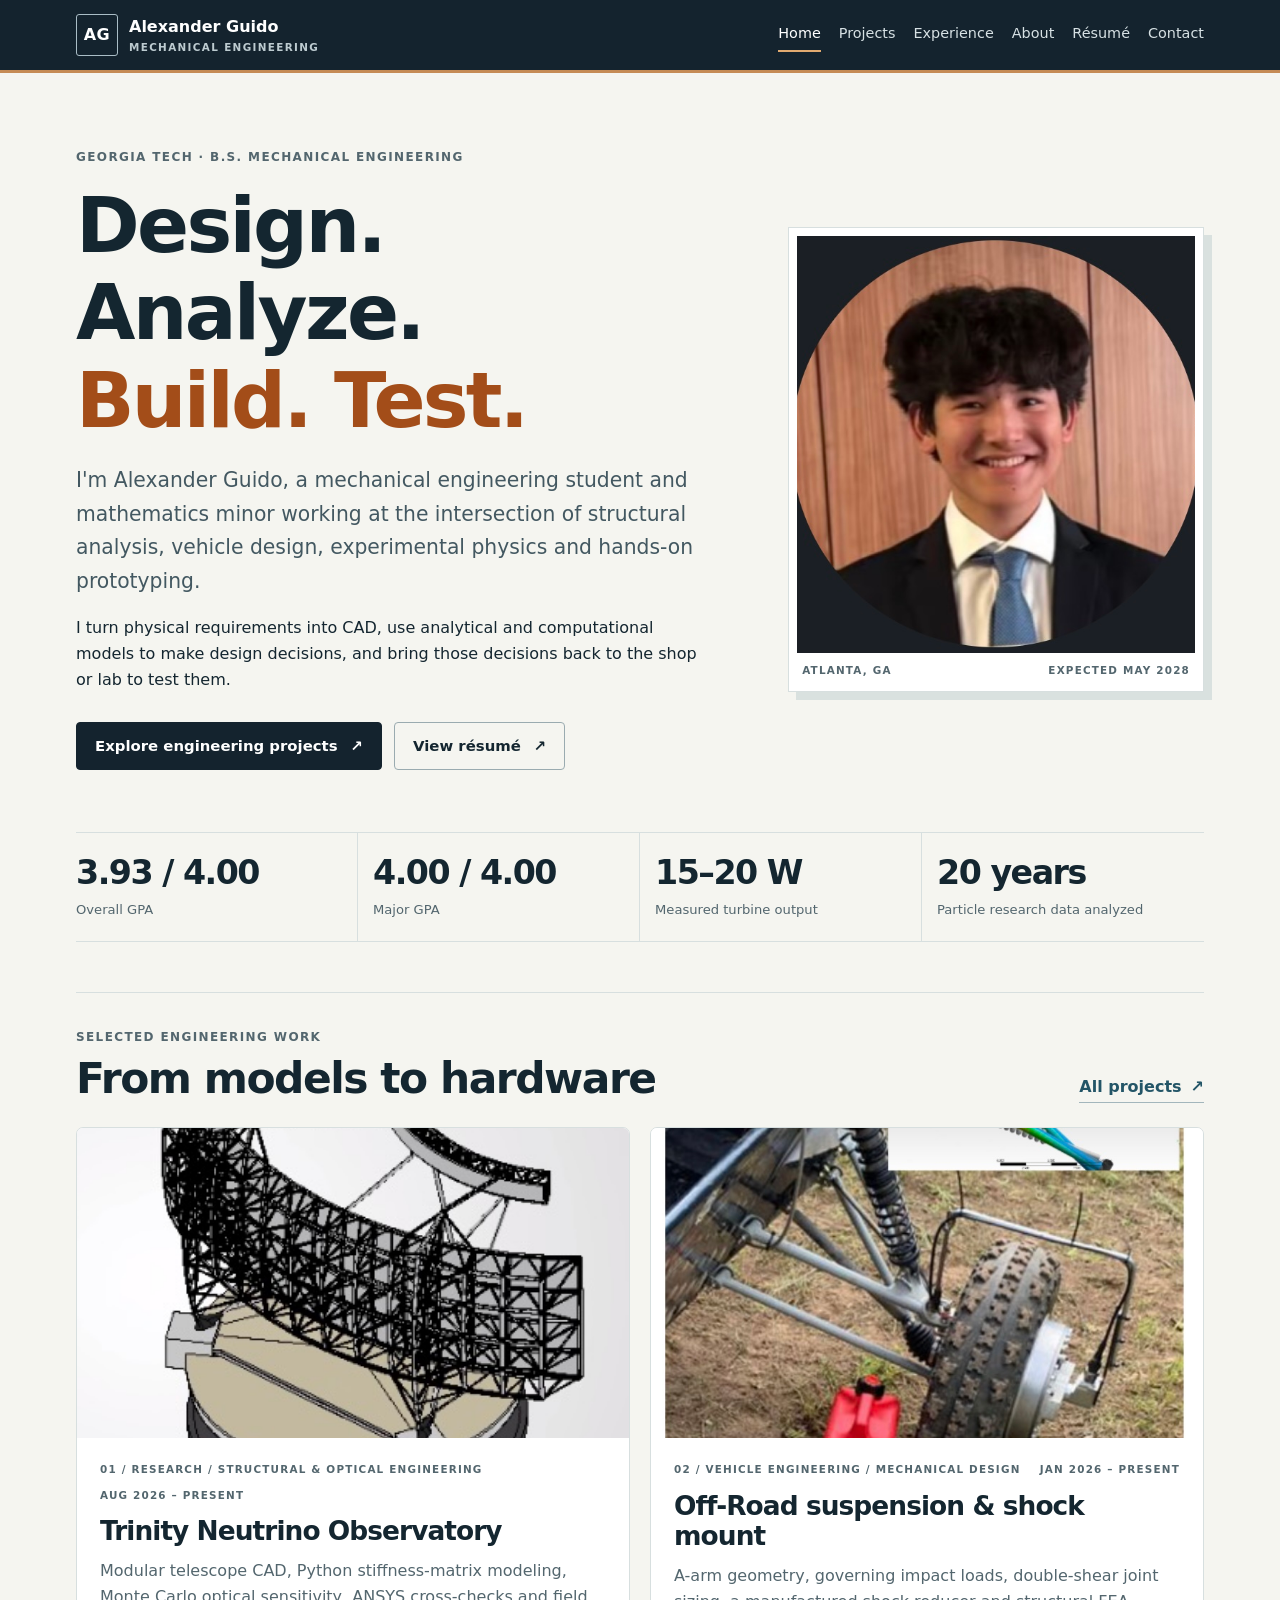
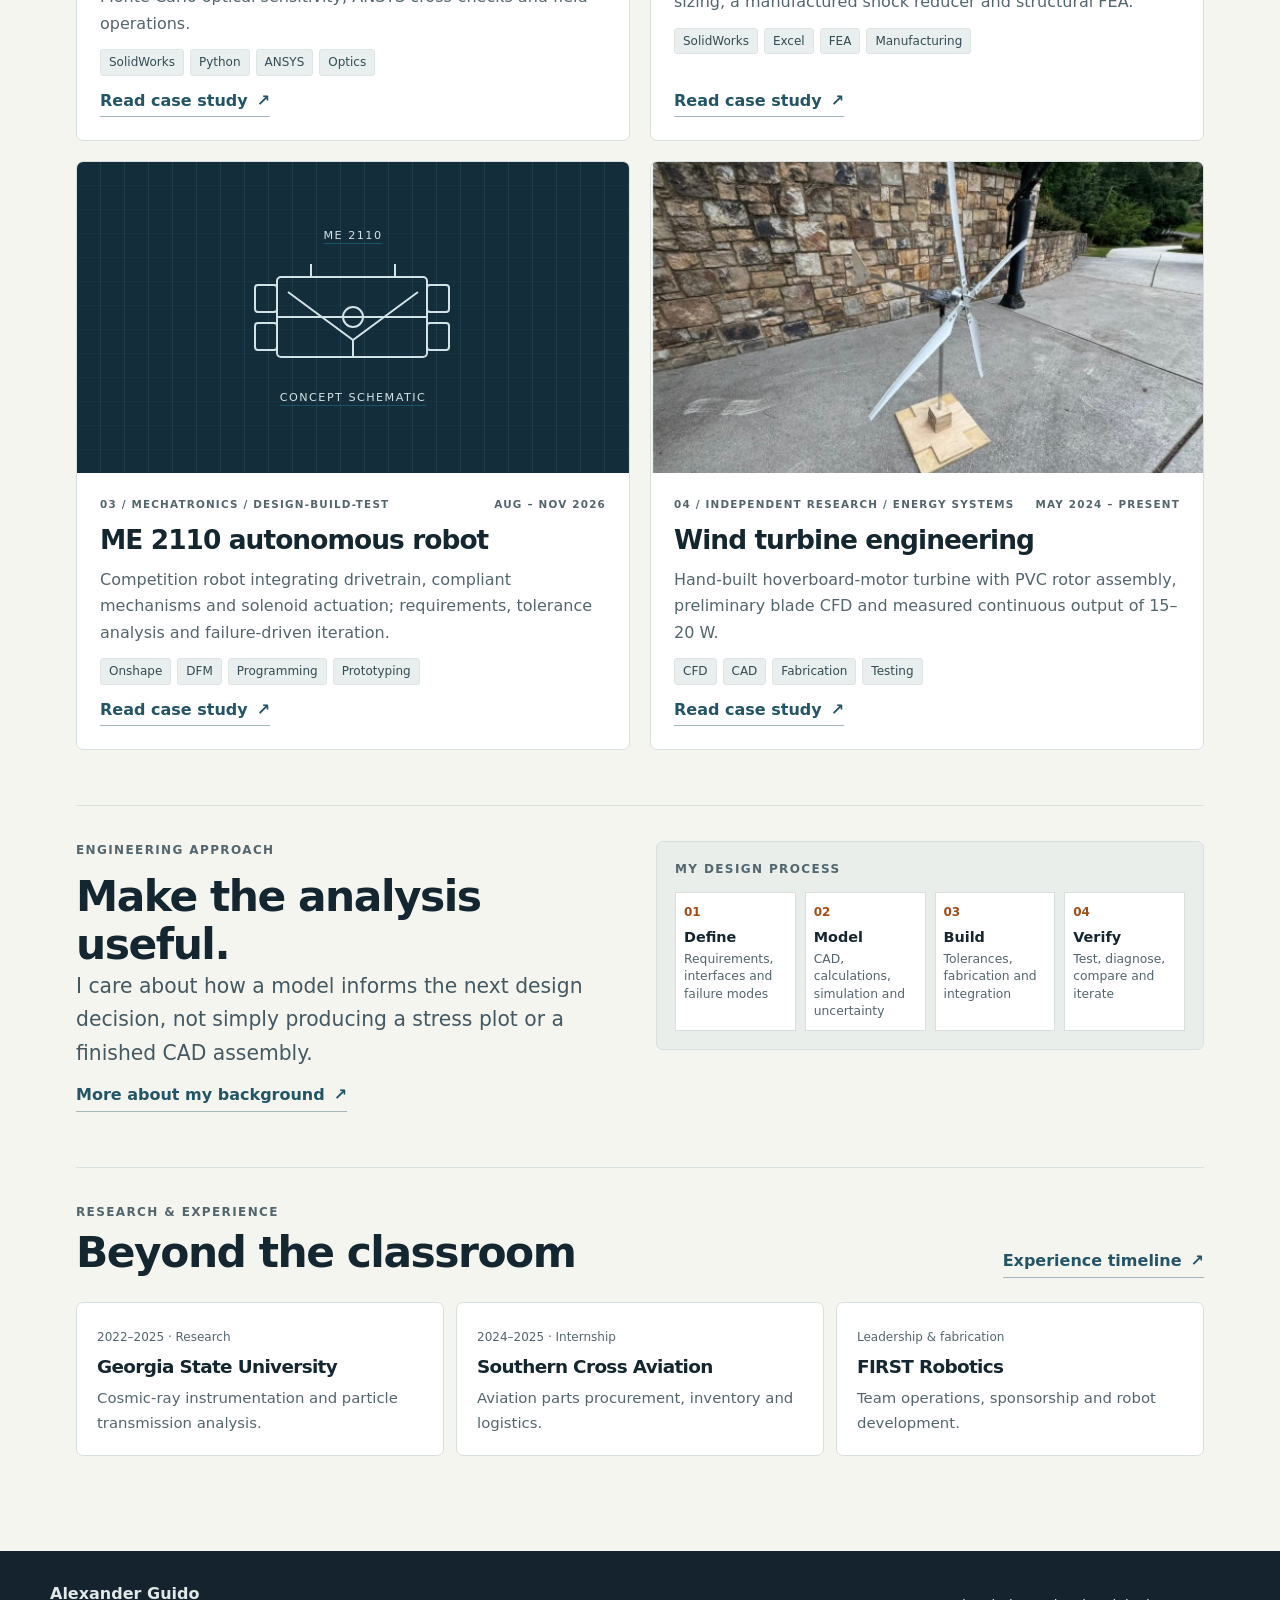
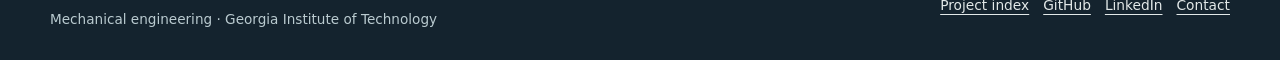
<file: index.html>
<!doctype html>
<html lang="en"><head><meta charset="utf-8"><meta name="viewport" content="width=device-width,initial-scale=1"><meta name="description" content="Mechanical engineering portfolio covering structural simulation, vehicle design, robotics, renewable energy and physics instrumentation."><meta name="theme-color" content="#111c27"><title>Engineering portfolio | Alexander Guido</title><link rel="stylesheet" href="styles.css"></head>
<body><a class="skip" href="#main">Skip to content</a><header class="header"><div class="nav-wrap"><a class="brand" href="index.html"><span class="monogram" aria-hidden="true">AG</span><span>Alexander Guido<small>MECHANICAL ENGINEERING</small></span></a><nav aria-label="Main navigation"><a href="index.html" aria-current="page">Home</a><a href="projects.html">Projects</a><a href="experience.html">Experience</a><a href="about.html">About</a><a href="resume.html">Résumé</a><a href="contact.html">Contact</a></nav></div></header>
<main id="main" class="wrap"><section class="hero"><div><p class="eyebrow">Georgia Tech · B.S. Mechanical Engineering</p><h1>Design. Analyze.<br><em>Build. Test.</em></h1><p class="lead">I'm Alexander Guido, a mechanical engineering student and mathematics minor working at the intersection of structural analysis, vehicle design, experimental physics and hands-on prototyping.</p><p>I turn physical requirements into CAD, use analytical and computational models to make design decisions, and bring those decisions back to the shop or lab to test them.</p><div class="actions"><a class="button" href="projects.html">Explore engineering projects <span aria-hidden="true">↗</span></a><a class="button secondary" href="resume.html">View résumé <span aria-hidden="true">↗</span></a></div></div><div class="hero-photo"><img src="assets/profile.jpg" alt="Alexander Guido" fetchpriority="high"><div class="photo-label"><span>ATLANTA, GA</span><span>EXPECTED MAY 2028</span></div></div></section><div class="metrics"><div><strong>3.93 / 4.00</strong><span>Overall GPA</span></div><div><strong>4.00 / 4.00</strong><span>Major GPA</span></div><div><strong>15–20 W</strong><span>Measured turbine output</span></div><div><strong>20 years</strong><span>Particle research data analyzed</span></div></div><section class="section"><div class="section-head"><div><p class="eyebrow">Selected engineering work</p><h2>From models to hardware</h2></div><a class="text-link" href="projects.html">All projects <span aria-hidden="true">↗</span></a></div><div class="project-grid"><article class="project-card"><a class="card-image" href="trinity.html" aria-label="Explore Trinity Neutrino Observatory"><img src="assets/trinity-cad.jpg" alt="Trinity telescope CAD" loading="lazy" decoding="async"></a><div class="card-body"><div class="card-kicker"><span>01 / Research / structural & optical engineering</span><span>Aug 2026 – present</span></div><h2><a href="trinity.html">Trinity Neutrino Observatory</a></h2><p>Modular telescope CAD, Python stiffness-matrix modeling, Monte Carlo optical sensitivity, ANSYS cross-checks and field operations.</p><div class="tags"><span>SolidWorks</span><span>Python</span><span>ANSYS</span><span>Optics</span></div><a class="text-link" href="trinity.html">Read case study <span aria-hidden="true">↗</span></a></div></article><article class="project-card"><a class="card-image" href="racing-clubs.html" aria-label="Explore Off-Road suspension & shock mount"><img src="assets/suspension.jpg" alt="Off-Road suspension assembly" loading="lazy" decoding="async"></a><div class="card-body"><div class="card-kicker"><span>02 / Vehicle engineering / mechanical design</span><span>Jan 2026 – present</span></div><h2><a href="racing-clubs.html">Off-Road suspension & shock mount</a></h2><p>A-arm geometry, governing impact loads, double-shear joint sizing, a manufactured shock reducer and structural FEA.</p><div class="tags"><span>SolidWorks</span><span>Excel</span><span>FEA</span><span>Manufacturing</span></div><a class="text-link" href="racing-clubs.html">Read case study <span aria-hidden="true">↗</span></a></div></article><article class="project-card"><a class="card-image" href="me2110.html" aria-label="Explore ME 2110 autonomous robot"><div class="card-placeholder"><span>ME 2110</span><svg viewBox="0 0 280 140" role="img" aria-label="Conceptual robot drivetrain and mechanisms, not a CAD rendering"><g fill="none" stroke="currentColor" stroke-width="2"><rect x="64" y="30" width="150" height="80" rx="4"/><rect x="42" y="38" width="22" height="27" rx="3"/><rect x="42" y="76" width="22" height="27" rx="3"/><rect x="214" y="38" width="22" height="27" rx="3"/><rect x="214" y="76" width="22" height="27" rx="3"/><path d="M75 45L140 93 205 45M140 93V110M64 70H214M98 30V17M182 30V17"/><circle cx="140" cy="70" r="10"/></g></svg><small>Concept schematic</small></div></a><div class="card-body"><div class="card-kicker"><span>03 / Mechatronics / design-build-test</span><span>Aug – Nov 2026</span></div><h2><a href="me2110.html">ME 2110 autonomous robot</a></h2><p>Competition robot integrating drivetrain, compliant mechanisms and solenoid actuation; requirements, tolerance analysis and failure-driven iteration.</p><div class="tags"><span>Onshape</span><span>DFM</span><span>Programming</span><span>Prototyping</span></div><a class="text-link" href="me2110.html">Read case study <span aria-hidden="true">↗</span></a></div></article><article class="project-card"><a class="card-image" href="wind-turbine.html" aria-label="Explore Wind turbine engineering"><img src="assets/turbine-prototype.jpg" alt="Wind turbine prototype" loading="lazy" decoding="async"></a><div class="card-body"><div class="card-kicker"><span>04 / Independent research / energy systems</span><span>May 2024 – present</span></div><h2><a href="wind-turbine.html">Wind turbine engineering</a></h2><p>Hand-built hoverboard-motor turbine with PVC rotor assembly, preliminary blade CFD and measured continuous output of 15–20 W.</p><div class="tags"><span>CFD</span><span>CAD</span><span>Fabrication</span><span>Testing</span></div><a class="text-link" href="wind-turbine.html">Read case study <span aria-hidden="true">↗</span></a></div></article></div></section><section class="section split"><div><p class="eyebrow">Engineering approach</p><h2>Make the analysis useful.</h2><p class="lead">I care about how a model informs the next design decision, not simply producing a stress plot or a finished CAD assembly.</p><a class="text-link" href="about.html">More about my background <span aria-hidden="true">↗</span></a></div><div class="diagram" role="group" aria-label="My design process"><p class="eyebrow">My design process</p><ol><li><span class="step-no">01</span><strong>Define</strong><small>Requirements, interfaces and failure modes</small></li><li><span class="step-no">02</span><strong>Model</strong><small>CAD, calculations, simulation and uncertainty</small></li><li><span class="step-no">03</span><strong>Build</strong><small>Tolerances, fabrication and integration</small></li><li><span class="step-no">04</span><strong>Verify</strong><small>Test, diagnose, compare and iterate</small></li></ol></div></section><section class="section"><div class="section-head"><div><p class="eyebrow">Research & experience</p><h2>Beyond the classroom</h2></div><a class="text-link" href="experience.html">Experience timeline <span aria-hidden="true">↗</span></a></div><div class="compact-grid"><a class="compact" href="gsu.html"><small>2022–2025 · Research</small><h3>Georgia State University</h3><p>Cosmic-ray instrumentation and particle transmission analysis.</p></a><a class="compact" href="aviation.html"><small>2024–2025 · Internship</small><h3>Southern Cross Aviation</h3><p>Aviation parts procurement, inventory and logistics.</p></a><a class="compact" href="frc.html"><small>Leadership & fabrication</small><h3>FIRST Robotics</h3><p>Team operations, sponsorship and robot development.</p></a></div></section></main><footer><div class="footer-inner"><div><strong>Alexander Guido</strong><p>Mechanical engineering · Georgia Institute of Technology</p></div><div class="footer-links"><a href="projects.html">Project index</a><a href="https://github.com/aguido8">GitHub</a><a href="https://linkedin.com/in/alexander-guido">LinkedIn</a><a href="contact.html">Contact</a></div></div></footer></body></html>
</file>
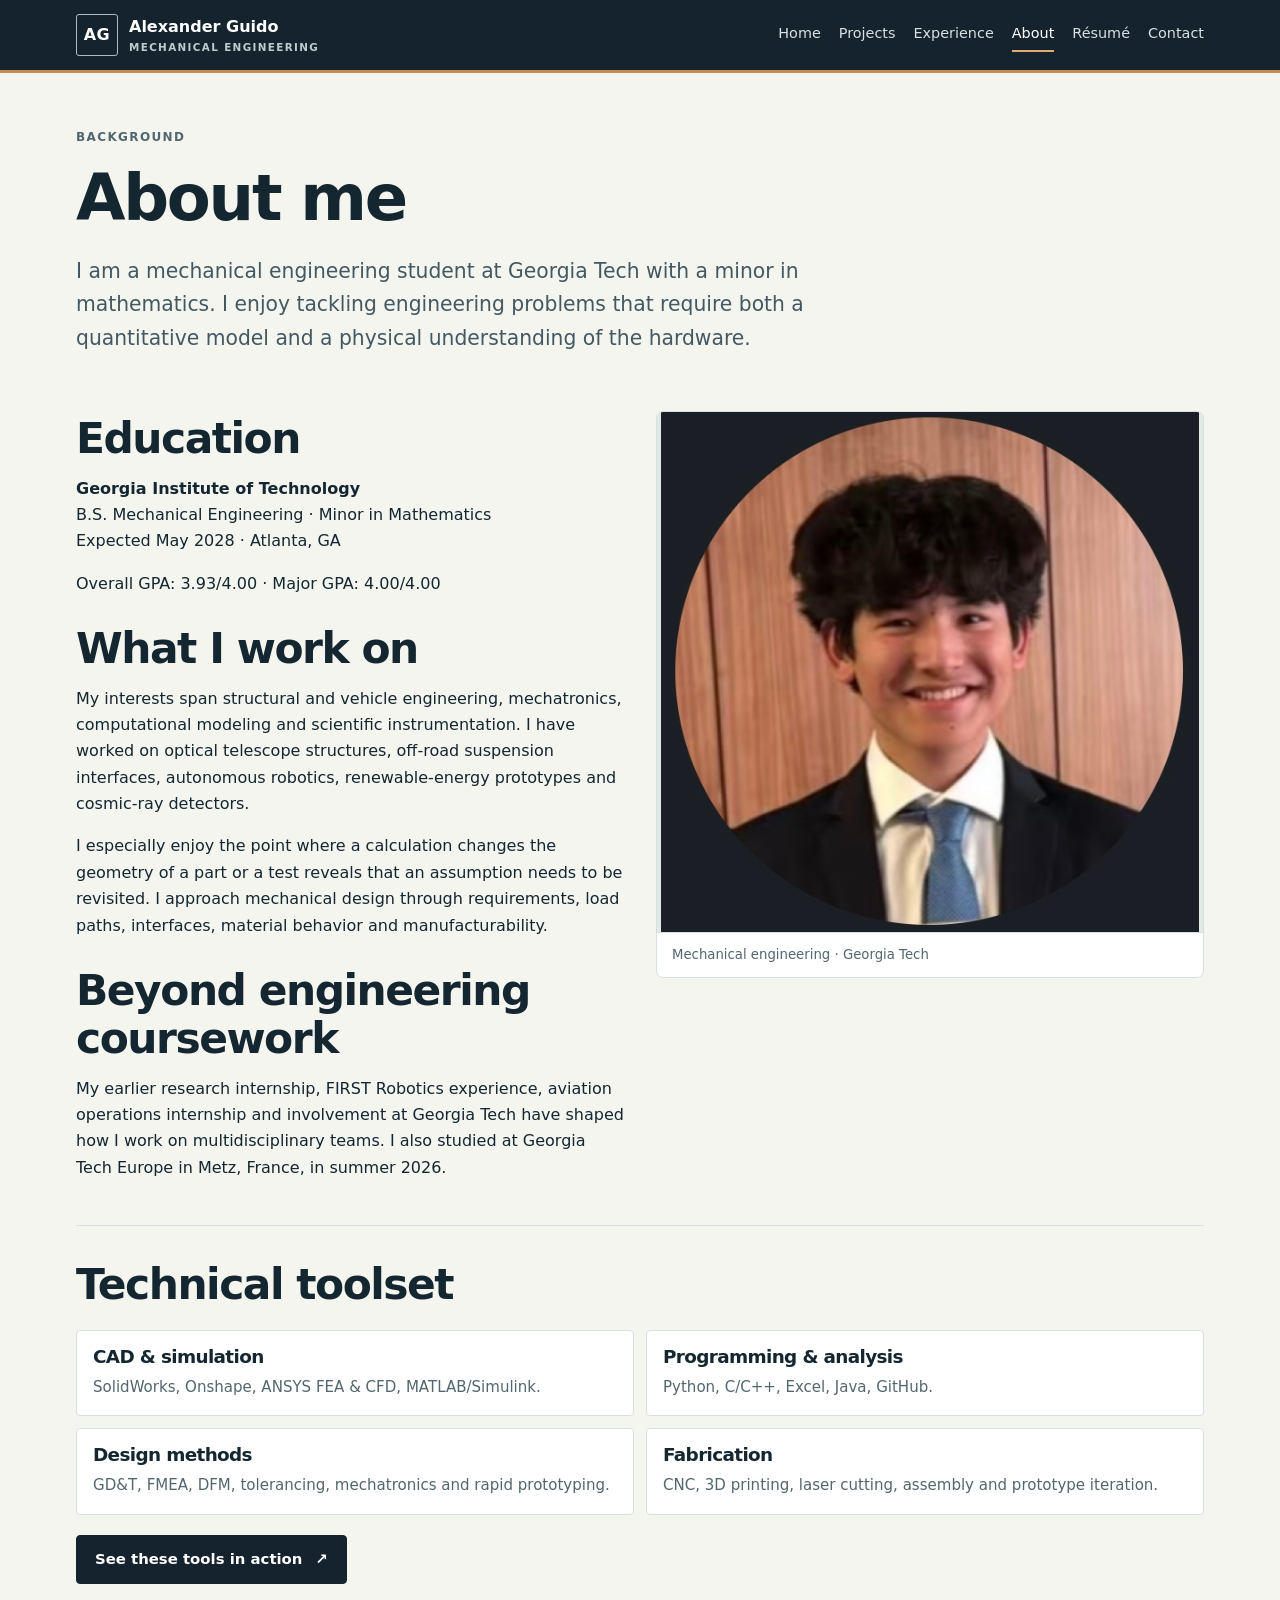
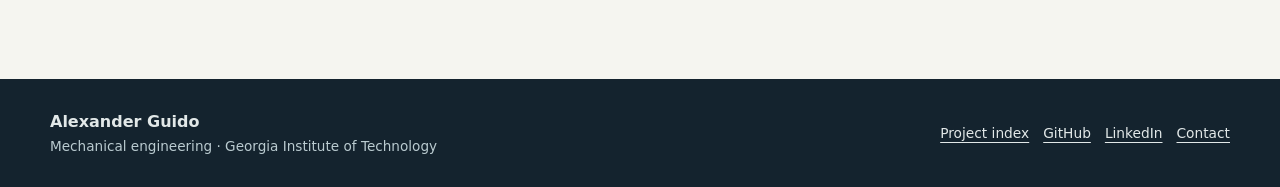
<file: about.html>
<!doctype html>
<html lang="en"><head><meta charset="utf-8"><meta name="viewport" content="width=device-width,initial-scale=1"><meta name="description" content="Education, engineering approach and technical skills."><meta name="theme-color" content="#111c27"><title>About | Alexander Guido</title><link rel="stylesheet" href="styles.css"></head>
<body><a class="skip" href="#main">Skip to content</a><header class="header"><div class="nav-wrap"><a class="brand" href="index.html"><span class="monogram" aria-hidden="true">AG</span><span>Alexander Guido<small>MECHANICAL ENGINEERING</small></span></a><nav aria-label="Main navigation"><a href="index.html">Home</a><a href="projects.html">Projects</a><a href="experience.html">Experience</a><a href="about.html" aria-current="page">About</a><a href="resume.html">Résumé</a><a href="contact.html">Contact</a></nav></div></header>
<main id="main" class="wrap"><section class="page-intro"><p class="eyebrow">Background</p><h1>About me</h1><p class="lead">I am a mechanical engineering student at Georgia Tech with a minor in mathematics. I enjoy tackling engineering problems that require both a quantitative model and a physical understanding of the hardware.</p></section><div class="split"><div class="prose"><h2>Education</h2><p><strong>Georgia Institute of Technology</strong><br>B.S. Mechanical Engineering · Minor in Mathematics<br>Expected May 2028 · Atlanta, GA</p><p>Overall GPA: 3.93/4.00 · Major GPA: 4.00/4.00</p><h2>What I work on</h2><p>My interests span structural and vehicle engineering, mechatronics, computational modeling and scientific instrumentation. I have worked on optical telescope structures, off-road suspension interfaces, autonomous robotics, renewable-energy prototypes and cosmic-ray detectors.</p><p>I especially enjoy the point where a calculation changes the geometry of a part or a test reveals that an assumption needs to be revisited. I approach mechanical design through requirements, load paths, interfaces, material behavior and manufacturability.</p><h2>Beyond engineering coursework</h2><p>My earlier research internship, FIRST Robotics experience, aviation operations internship and involvement at Georgia Tech have shaped how I work on multidisciplinary teams. I also studied at Georgia Tech Europe in Metz, France, in summer 2026.</p></div><figure class="media"><div class="image-frame"><img src="assets/profile.jpg" alt="Alexander Guido"></div><figcaption>Mechanical engineering · Georgia Tech</figcaption></figure></div><section class="section"><h2>Technical toolset</h2><div class="detail-grid"><div><h3>CAD & simulation</h3><p>SolidWorks, Onshape, ANSYS FEA & CFD, MATLAB/Simulink.</p></div><div><h3>Programming & analysis</h3><p>Python, C/C++, Excel, Java, GitHub.</p></div><div><h3>Design methods</h3><p>GD&T, FMEA, DFM, tolerancing, mechatronics and rapid prototyping.</p></div><div><h3>Fabrication</h3><p>CNC, 3D printing, laser cutting, assembly and prototype iteration.</p></div></div><a class="button" href="projects.html">See these tools in action <span aria-hidden="true">↗</span></a></section></main><footer><div class="footer-inner"><div><strong>Alexander Guido</strong><p>Mechanical engineering · Georgia Institute of Technology</p></div><div class="footer-links"><a href="projects.html">Project index</a><a href="https://github.com/aguido8">GitHub</a><a href="https://linkedin.com/in/alexander-guido">LinkedIn</a><a href="contact.html">Contact</a></div></div></footer></body></html>
</file>
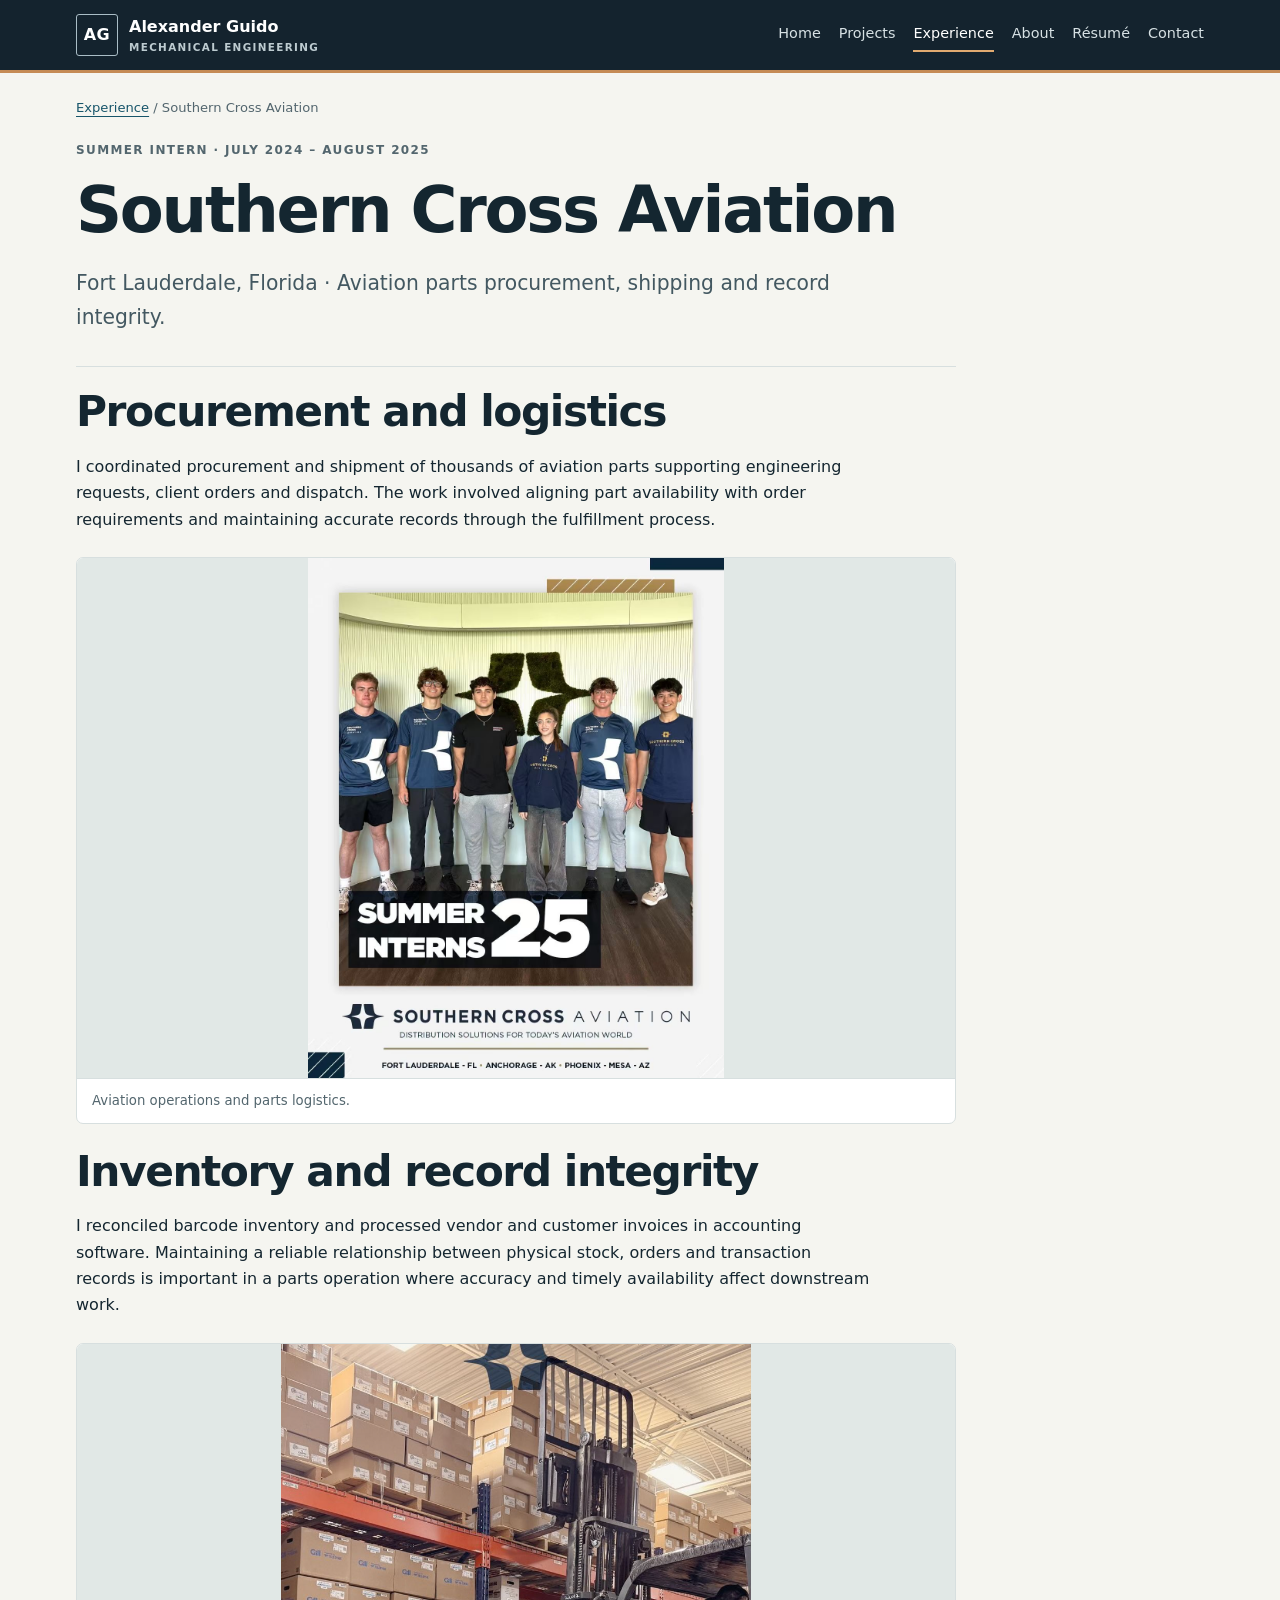
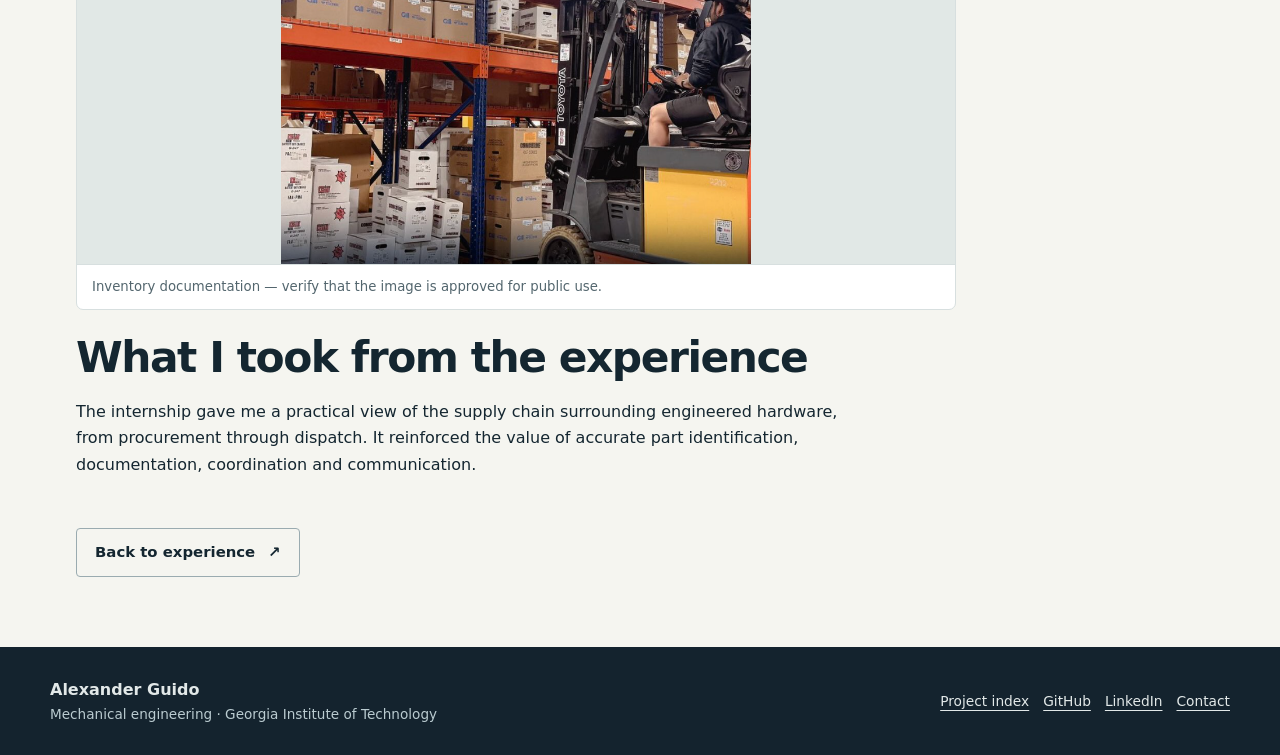
<file: aviation.html>
<!doctype html>
<html lang="en"><head><meta charset="utf-8"><meta name="viewport" content="width=device-width,initial-scale=1"><meta name="description" content="Aviation supply chain, procurement and inventory experience."><meta name="theme-color" content="#111c27"><title>Southern Cross Aviation | Alexander Guido</title><link rel="stylesheet" href="styles.css"></head>
<body><a class="skip" href="#main">Skip to content</a><header class="header"><div class="nav-wrap"><a class="brand" href="index.html"><span class="monogram" aria-hidden="true">AG</span><span>Alexander Guido<small>MECHANICAL ENGINEERING</small></span></a><nav aria-label="Main navigation"><a href="index.html">Home</a><a href="projects.html">Projects</a><a href="experience.html" aria-current="page">Experience</a><a href="about.html">About</a><a href="resume.html">Résumé</a><a href="contact.html">Contact</a></nav></div></header>
<main id="main" class="wrap"><div class="breadcrumb"><a href="experience.html">Experience</a> / Southern Cross Aviation</div><section class="page-intro"><p class="eyebrow">Summer intern · July 2024 – August 2025</p><h1>Southern Cross Aviation</h1><p class="lead">Fort Lauderdale, Florida · Aviation parts procurement, shipping and record integrity.</p></section><div class="case-content"><section class="case-section"><h2>Procurement and logistics</h2><p>I coordinated procurement and shipment of thousands of aviation parts supporting engineering requests, client orders and dispatch. The work involved aligning part availability with order requirements and maintaining accurate records through the fulfillment process.</p><figure class="media"><div class="image-frame"><img src="assets/aviation.jpg" alt="Existing aviation experience image" loading="lazy" decoding="async"></div><figcaption>Aviation operations and parts logistics.</figcaption></figure><h2>Inventory and record integrity</h2><p>I reconciled barcode inventory and processed vendor and customer invoices in accounting software. Maintaining a reliable relationship between physical stock, orders and transaction records is important in a parts operation where accuracy and timely availability affect downstream work.</p><figure class="media"><div class="image-frame"><img src="assets/inventory.jpg" alt="Existing inventory operations image" loading="lazy" decoding="async"></div><figcaption>Inventory documentation — verify that the image is approved for public use.</figcaption></figure><h2>What I took from the experience</h2><p>The internship gave me a practical view of the supply chain surrounding engineered hardware, from procurement through dispatch. It reinforced the value of accurate part identification, documentation, coordination and communication.</p></section><a class="button secondary" href="experience.html">Back to experience <span aria-hidden="true">↗</span></a></div></main><footer><div class="footer-inner"><div><strong>Alexander Guido</strong><p>Mechanical engineering · Georgia Institute of Technology</p></div><div class="footer-links"><a href="projects.html">Project index</a><a href="https://github.com/aguido8">GitHub</a><a href="https://linkedin.com/in/alexander-guido">LinkedIn</a><a href="contact.html">Contact</a></div></div></footer></body></html>
</file>
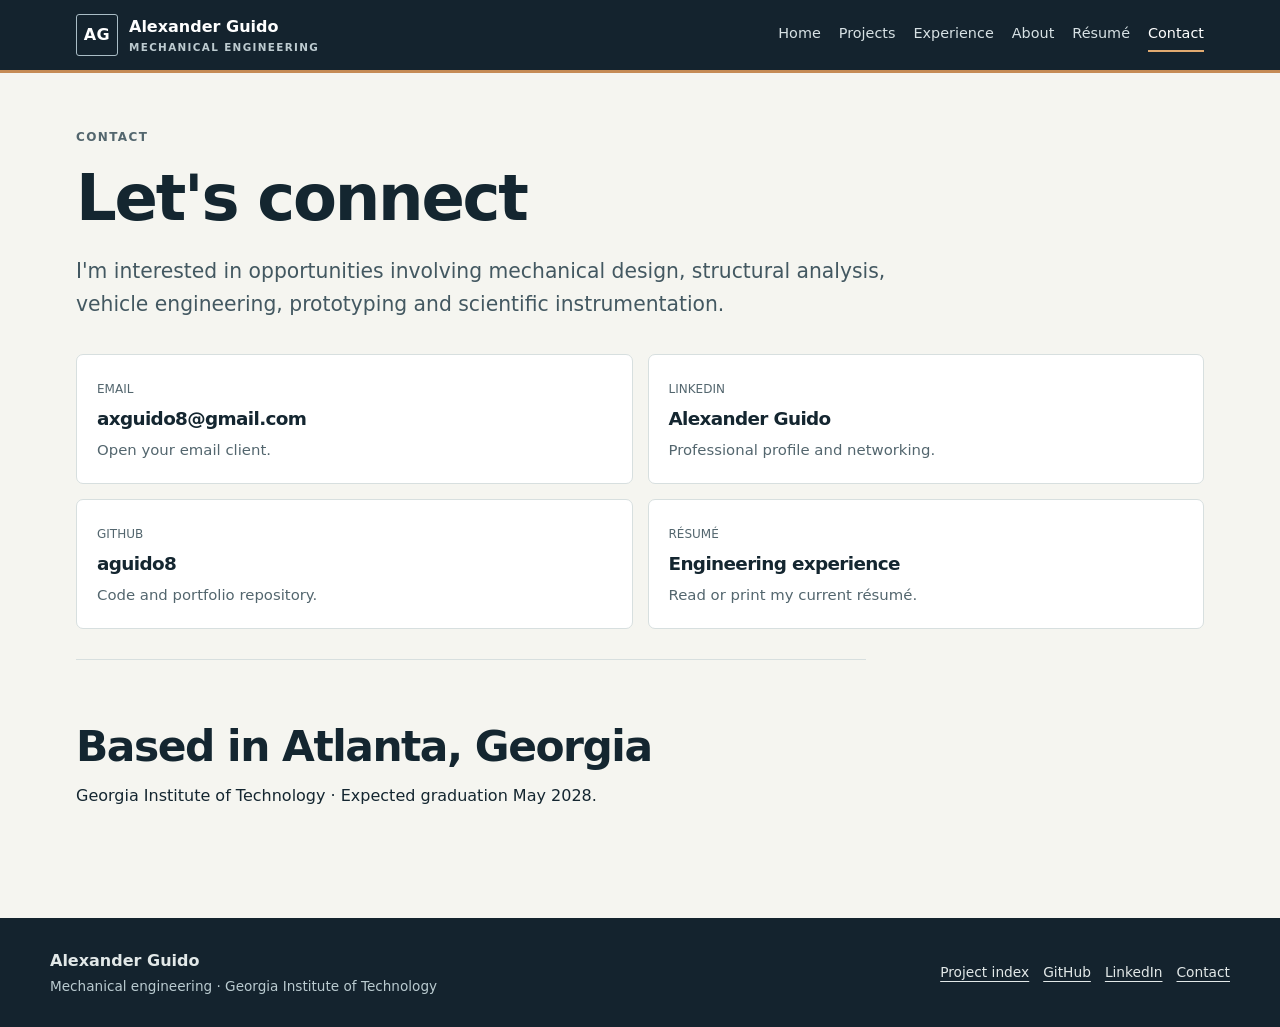
<file: contact.html>
<!doctype html>
<html lang="en"><head><meta charset="utf-8"><meta name="viewport" content="width=device-width,initial-scale=1"><meta name="description" content="Contact Alexander Guido for mechanical engineering opportunities and collaboration."><meta name="theme-color" content="#111c27"><title>Contact | Alexander Guido</title><link rel="stylesheet" href="styles.css"></head>
<body><a class="skip" href="#main">Skip to content</a><header class="header"><div class="nav-wrap"><a class="brand" href="index.html"><span class="monogram" aria-hidden="true">AG</span><span>Alexander Guido<small>MECHANICAL ENGINEERING</small></span></a><nav aria-label="Main navigation"><a href="index.html">Home</a><a href="projects.html">Projects</a><a href="experience.html">Experience</a><a href="about.html">About</a><a href="resume.html">Résumé</a><a href="contact.html" aria-current="page">Contact</a></nav></div></header>
<main id="main" class="wrap"><section class="page-intro"><p class="eyebrow">Contact</p><h1>Let's connect</h1><p class="lead">I'm interested in opportunities involving mechanical design, structural analysis, vehicle engineering, prototyping and scientific instrumentation.</p></section><div class="contact-grid"><a class="compact" href="mailto:axguido8@gmail.com"><small>EMAIL</small><h3>axguido8@gmail.com</h3><p>Open your email client.</p></a><a class="compact" href="https://linkedin.com/in/alexander-guido"><small>LINKEDIN</small><h3>Alexander Guido</h3><p>Professional profile and networking.</p></a><a class="compact" href="https://github.com/aguido8"><small>GITHUB</small><h3>aguido8</h3><p>Code and portfolio repository.</p></a><a class="compact" href="resume.html"><small>RÉSUMÉ</small><h3>Engineering experience</h3><p>Read or print my current résumé.</p></a></div><section class="section prose"><h2>Based in Atlanta, Georgia</h2><p>Georgia Institute of Technology · Expected graduation May 2028.</p></section></main><footer><div class="footer-inner"><div><strong>Alexander Guido</strong><p>Mechanical engineering · Georgia Institute of Technology</p></div><div class="footer-links"><a href="projects.html">Project index</a><a href="https://github.com/aguido8">GitHub</a><a href="https://linkedin.com/in/alexander-guido">LinkedIn</a><a href="contact.html">Contact</a></div></div></footer></body></html>
</file>
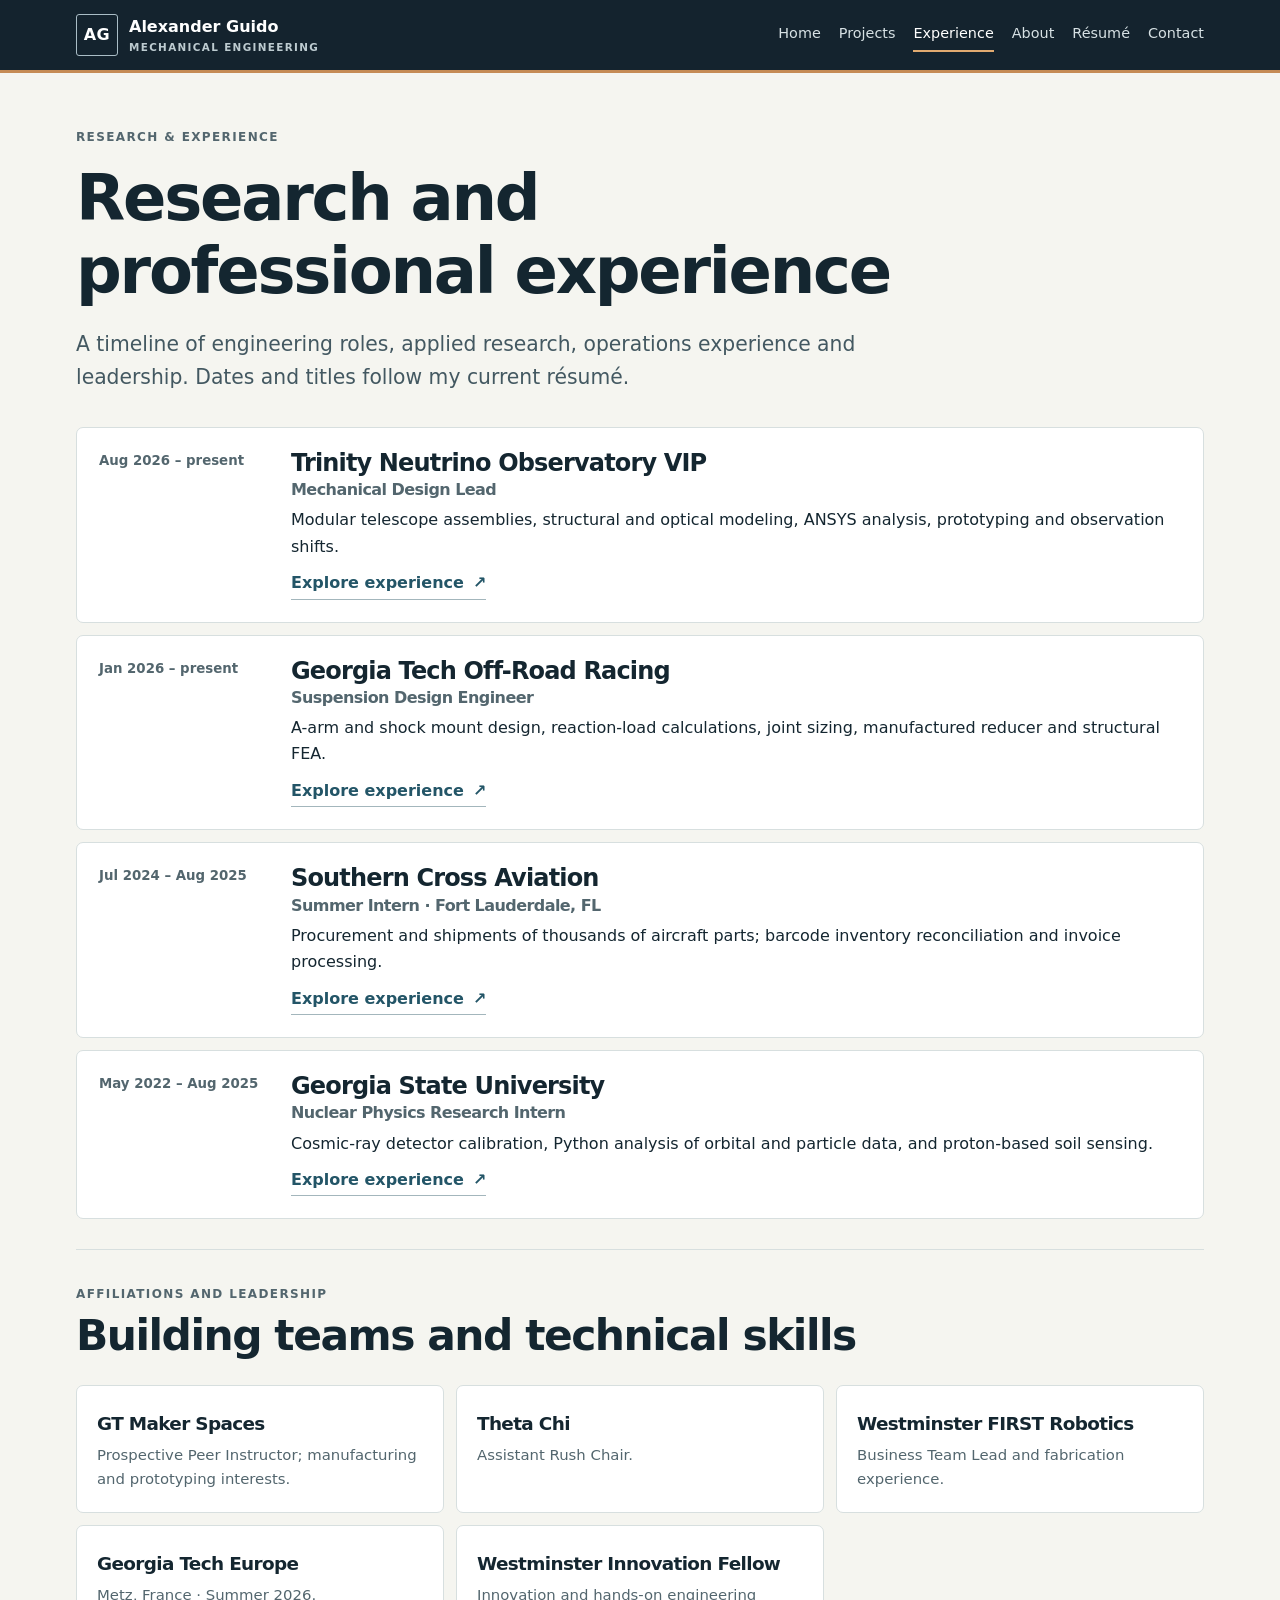
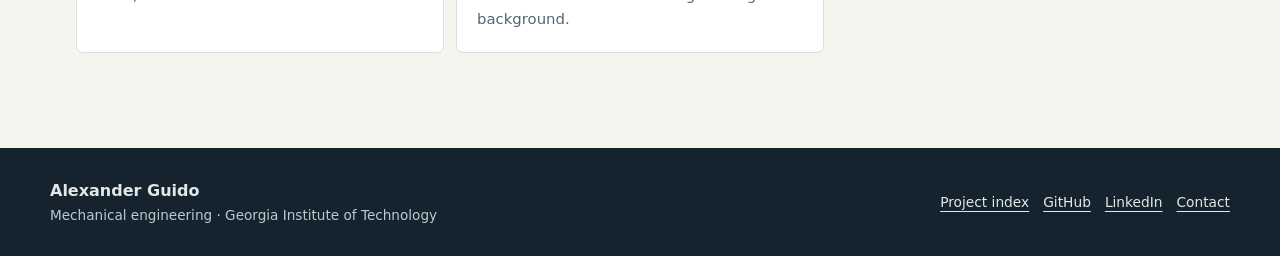
<file: experience.html>
<!doctype html>
<html lang="en"><head><meta charset="utf-8"><meta name="viewport" content="width=device-width,initial-scale=1"><meta name="description" content="Engineering research, professional experience and leadership."><meta name="theme-color" content="#111c27"><title>Research &amp; experience | Alexander Guido</title><link rel="stylesheet" href="styles.css"></head>
<body><a class="skip" href="#main">Skip to content</a><header class="header"><div class="nav-wrap"><a class="brand" href="index.html"><span class="monogram" aria-hidden="true">AG</span><span>Alexander Guido<small>MECHANICAL ENGINEERING</small></span></a><nav aria-label="Main navigation"><a href="index.html">Home</a><a href="projects.html">Projects</a><a href="experience.html" aria-current="page">Experience</a><a href="about.html">About</a><a href="resume.html">Résumé</a><a href="contact.html">Contact</a></nav></div></header>
<main id="main" class="wrap"><section class="page-intro"><p class="eyebrow">Research & experience</p><h1>Research and professional experience</h1><p class="lead">A timeline of engineering roles, applied research, operations experience and leadership. Dates and titles follow my current résumé.</p></section><div class="timeline"><article class="timeline-item"><small>Aug 2026 – present</small><div><h2>Trinity Neutrino Observatory VIP</h2><h3>Mechanical Design Lead</h3><p>Modular telescope assemblies, structural and optical modeling, ANSYS analysis, prototyping and observation shifts.</p><a class="text-link" href="trinity.html">Explore experience <span aria-hidden="true">↗</span></a></div></article><article class="timeline-item"><small>Jan 2026 – present</small><div><h2>Georgia Tech Off-Road Racing</h2><h3>Suspension Design Engineer</h3><p>A-arm and shock mount design, reaction-load calculations, joint sizing, manufactured reducer and structural FEA.</p><a class="text-link" href="racing-clubs.html">Explore experience <span aria-hidden="true">↗</span></a></div></article><article class="timeline-item"><small>Jul 2024 – Aug 2025</small><div><h2>Southern Cross Aviation</h2><h3>Summer Intern · Fort Lauderdale, FL</h3><p>Procurement and shipments of thousands of aircraft parts; barcode inventory reconciliation and invoice processing.</p><a class="text-link" href="aviation.html">Explore experience <span aria-hidden="true">↗</span></a></div></article><article class="timeline-item"><small>May 2022 – Aug 2025</small><div><h2>Georgia State University</h2><h3>Nuclear Physics Research Intern</h3><p>Cosmic-ray detector calibration, Python analysis of orbital and particle data, and proton-based soil sensing.</p><a class="text-link" href="gsu.html">Explore experience <span aria-hidden="true">↗</span></a></div></article></div><section class="section"><div class="section-head"><div><p class="eyebrow">Affiliations and leadership</p><h2>Building teams and technical skills</h2></div></div><div class="compact-grid"><a class="compact" href="peer-instructor.html"><h3>GT Maker Spaces</h3><p>Prospective Peer Instructor; manufacturing and prototyping interests.</p></a><a class="compact" href="theta-chi.html"><h3>Theta Chi</h3><p>Assistant Rush Chair.</p></a><a class="compact" href="frc.html"><h3>Westminster FIRST Robotics</h3><p>Business Team Lead and fabrication experience.</p></a><div class="compact"><h3>Georgia Tech Europe</h3><p>Metz, France · Summer 2026.</p></div><div class="compact"><h3>Westminster Innovation Fellow</h3><p>Innovation and hands-on engineering background.</p></div></div></section></main><footer><div class="footer-inner"><div><strong>Alexander Guido</strong><p>Mechanical engineering · Georgia Institute of Technology</p></div><div class="footer-links"><a href="projects.html">Project index</a><a href="https://github.com/aguido8">GitHub</a><a href="https://linkedin.com/in/alexander-guido">LinkedIn</a><a href="contact.html">Contact</a></div></div></footer></body></html>
</file>
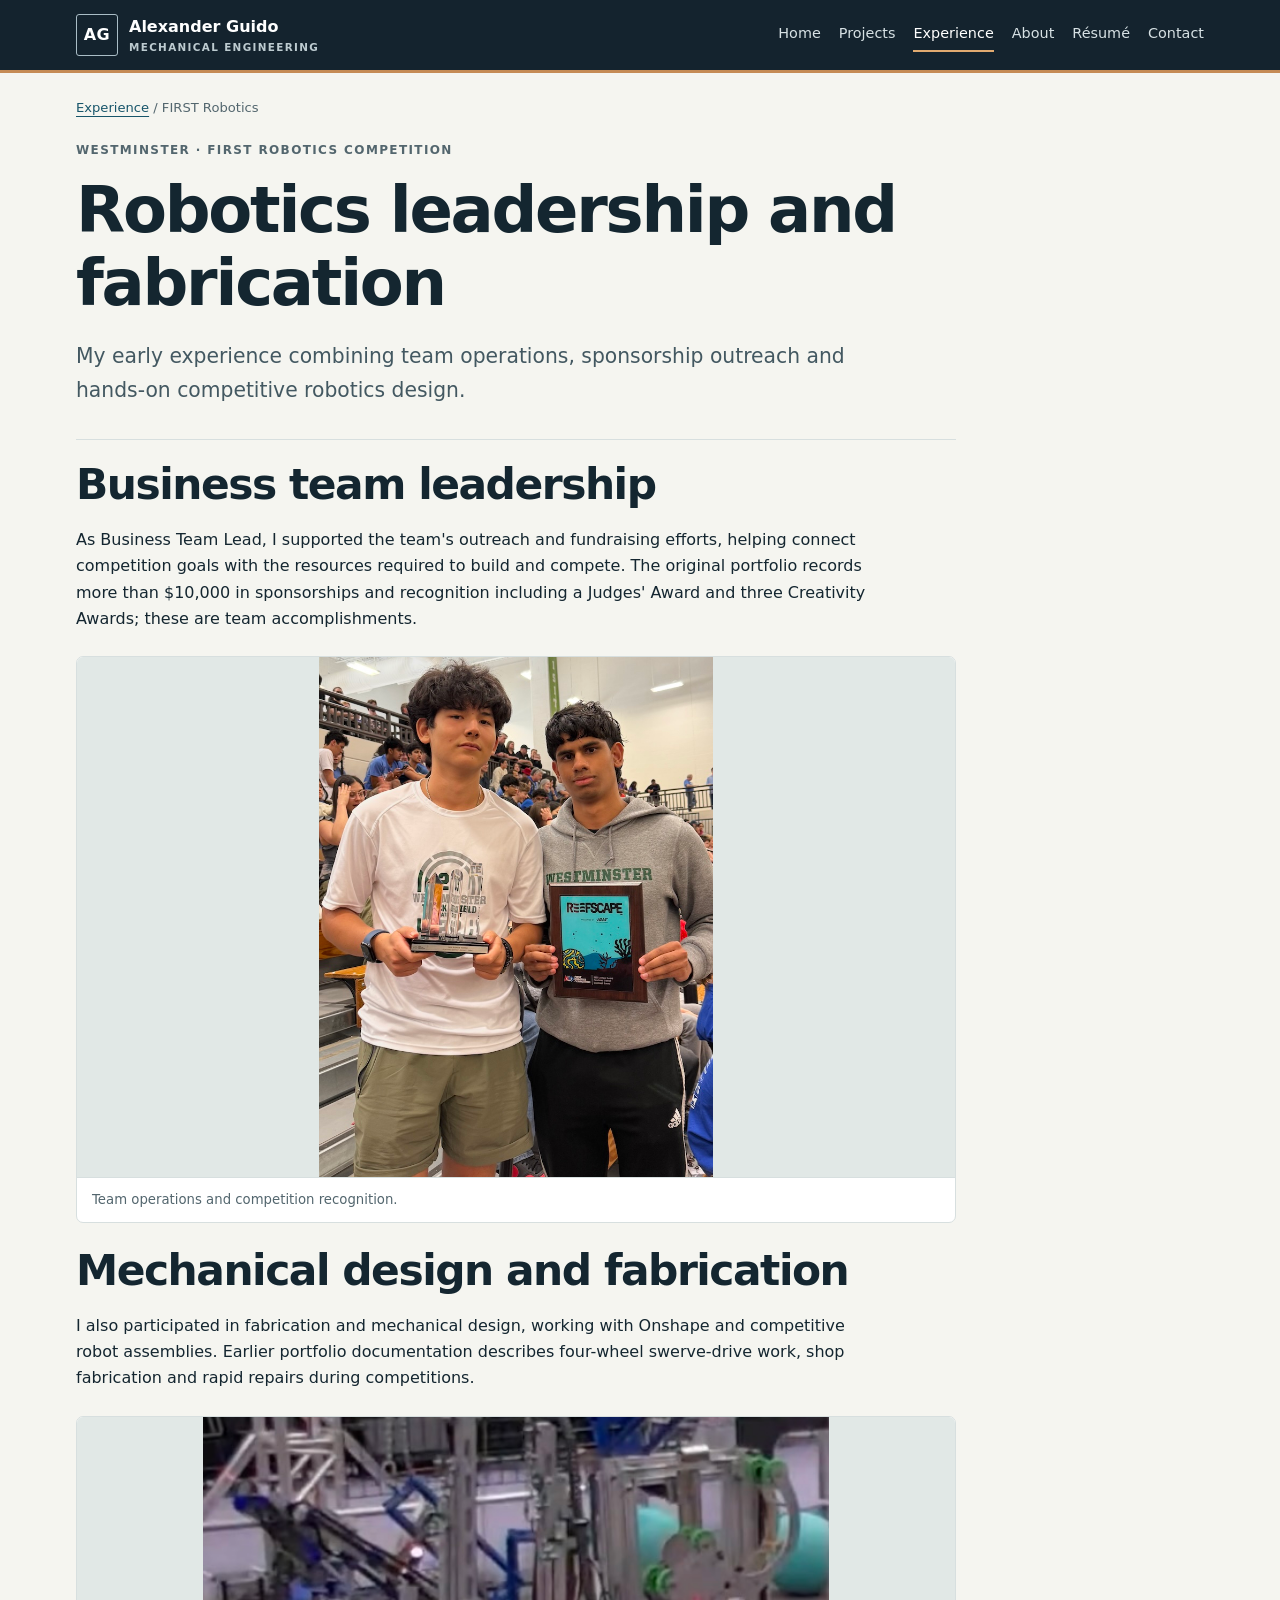
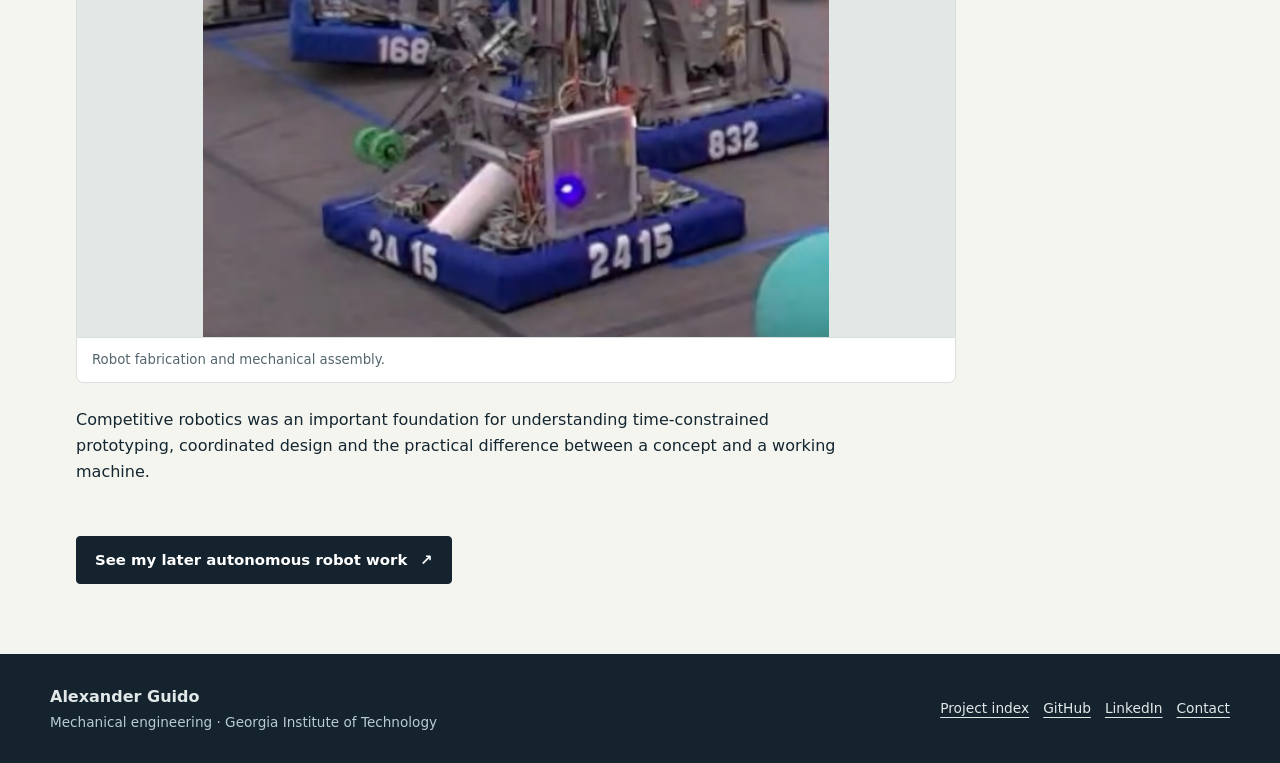
<file: frc.html>
<!doctype html>
<html lang="en"><head><meta charset="utf-8"><meta name="viewport" content="width=device-width,initial-scale=1"><meta name="description" content="Westminster robotics leadership and fabrication."><meta name="theme-color" content="#111c27"><title>FIRST Robotics | Alexander Guido</title><link rel="stylesheet" href="styles.css"></head>
<body><a class="skip" href="#main">Skip to content</a><header class="header"><div class="nav-wrap"><a class="brand" href="index.html"><span class="monogram" aria-hidden="true">AG</span><span>Alexander Guido<small>MECHANICAL ENGINEERING</small></span></a><nav aria-label="Main navigation"><a href="index.html">Home</a><a href="projects.html">Projects</a><a href="experience.html" aria-current="page">Experience</a><a href="about.html">About</a><a href="resume.html">Résumé</a><a href="contact.html">Contact</a></nav></div></header>
<main id="main" class="wrap"><div class="breadcrumb"><a href="experience.html">Experience</a> / FIRST Robotics</div><section class="page-intro"><p class="eyebrow">Westminster · FIRST Robotics Competition</p><h1>Robotics leadership and fabrication</h1><p class="lead">My early experience combining team operations, sponsorship outreach and hands-on competitive robotics design.</p></section><div class="case-content"><section class="case-section"><h2>Business team leadership</h2><p>As Business Team Lead, I supported the team's outreach and fundraising efforts, helping connect competition goals with the resources required to build and compete. The original portfolio records more than $10,000 in sponsorships and recognition including a Judges' Award and three Creativity Awards; these are team accomplishments.</p><figure class="media"><div class="image-frame"><img src="assets/frc-business.jpg" alt="Existing FIRST Robotics team image" loading="lazy" decoding="async"></div><figcaption>Team operations and competition recognition.</figcaption></figure><h2>Mechanical design and fabrication</h2><p>I also participated in fabrication and mechanical design, working with Onshape and competitive robot assemblies. Earlier portfolio documentation describes four-wheel swerve-drive work, shop fabrication and rapid repairs during competitions.</p><figure class="media"><div class="image-frame"><img src="assets/frc-fabrication.jpg" alt="Existing robotics fabrication photograph" loading="lazy" decoding="async"></div><figcaption>Robot fabrication and mechanical assembly.</figcaption></figure><p>Competitive robotics was an important foundation for understanding time-constrained prototyping, coordinated design and the practical difference between a concept and a working machine.</p></section><a class="button" href="me2110.html">See my later autonomous robot work <span aria-hidden="true">↗</span></a></div></main><footer><div class="footer-inner"><div><strong>Alexander Guido</strong><p>Mechanical engineering · Georgia Institute of Technology</p></div><div class="footer-links"><a href="projects.html">Project index</a><a href="https://github.com/aguido8">GitHub</a><a href="https://linkedin.com/in/alexander-guido">LinkedIn</a><a href="contact.html">Contact</a></div></div></footer></body></html>
</file>
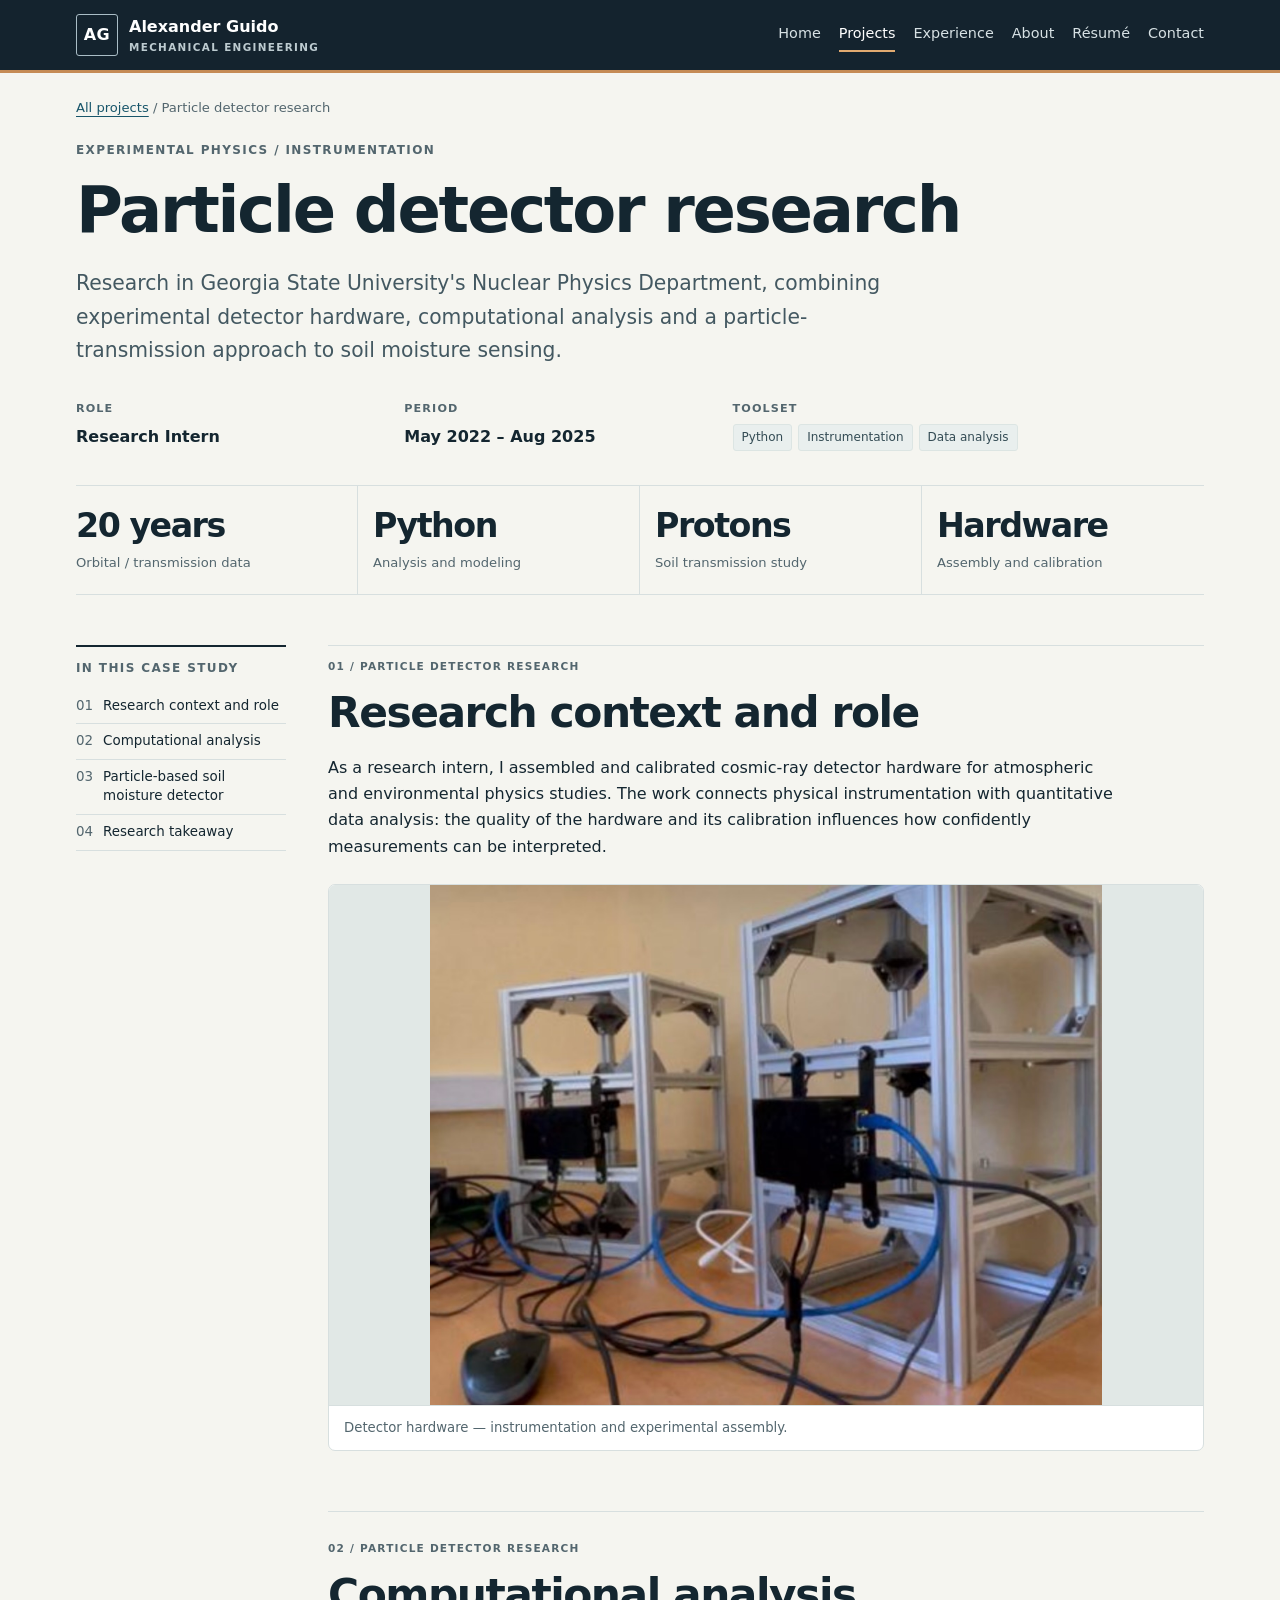
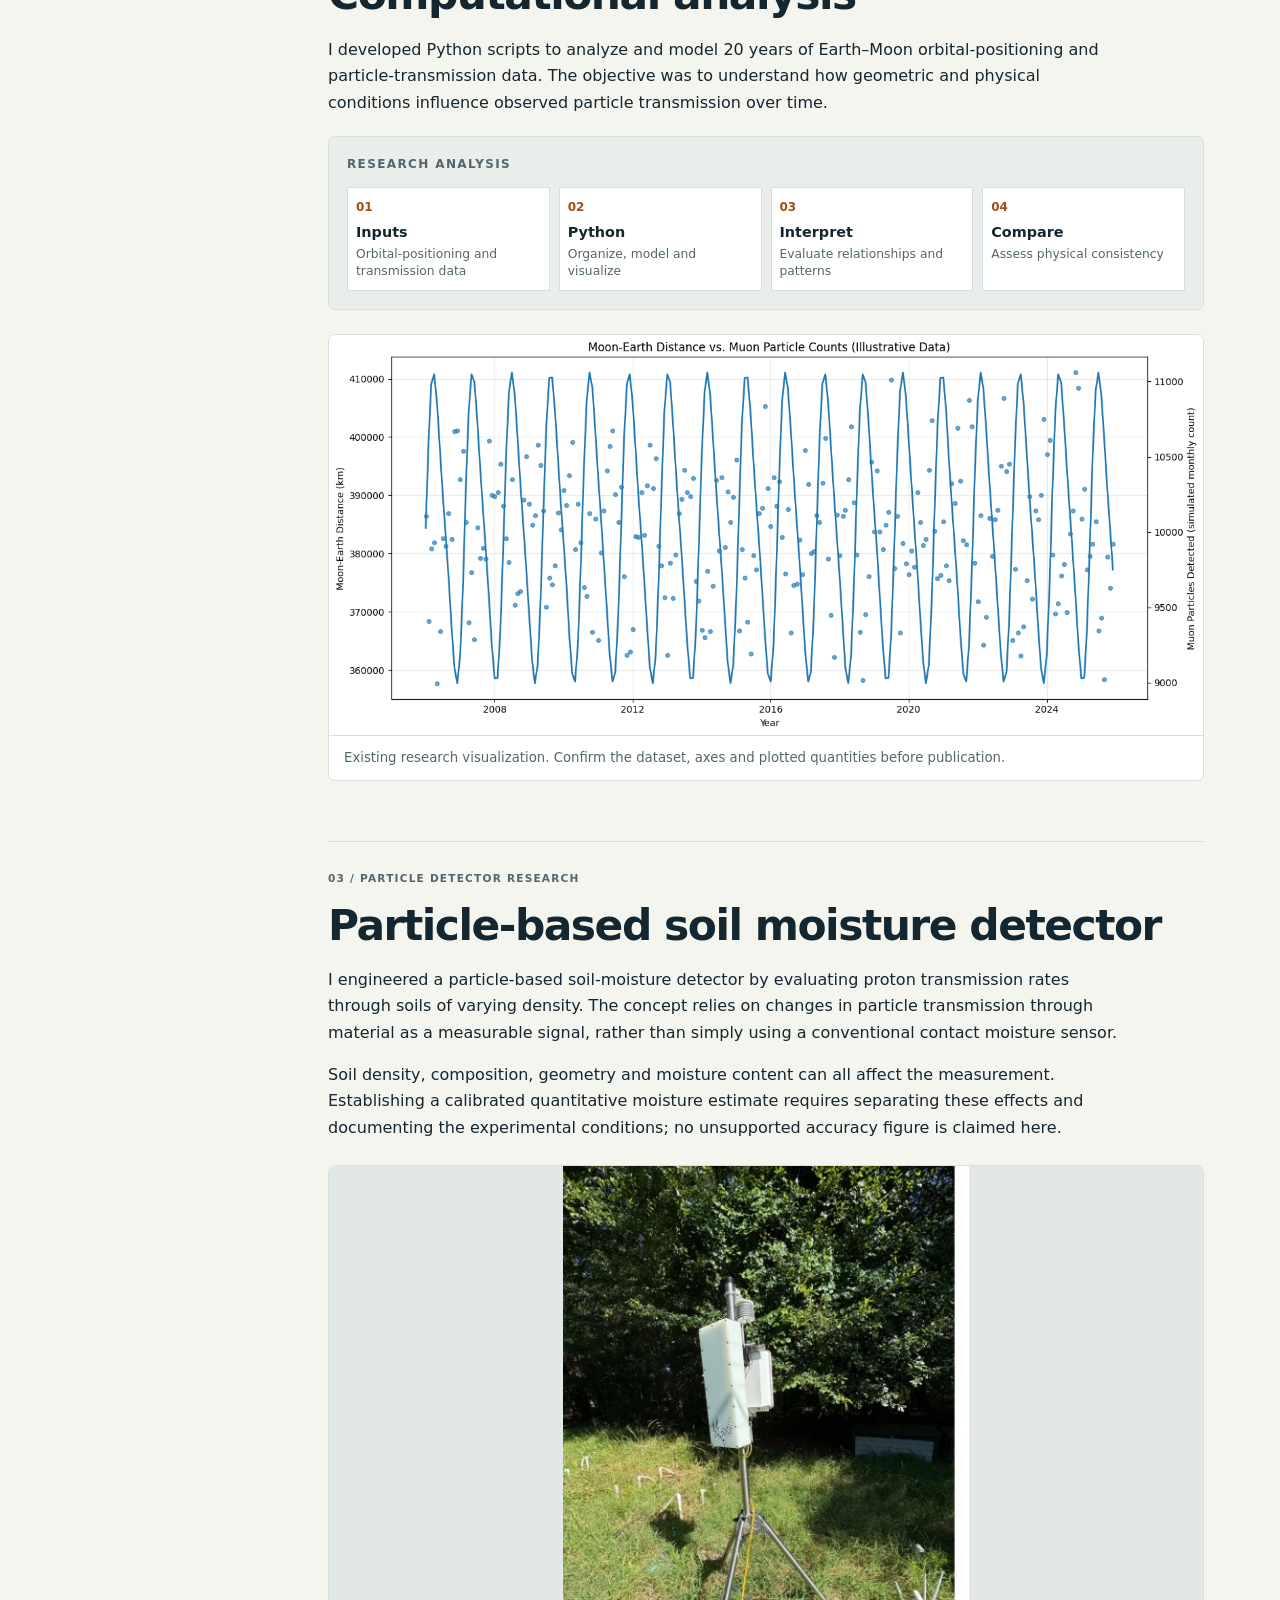
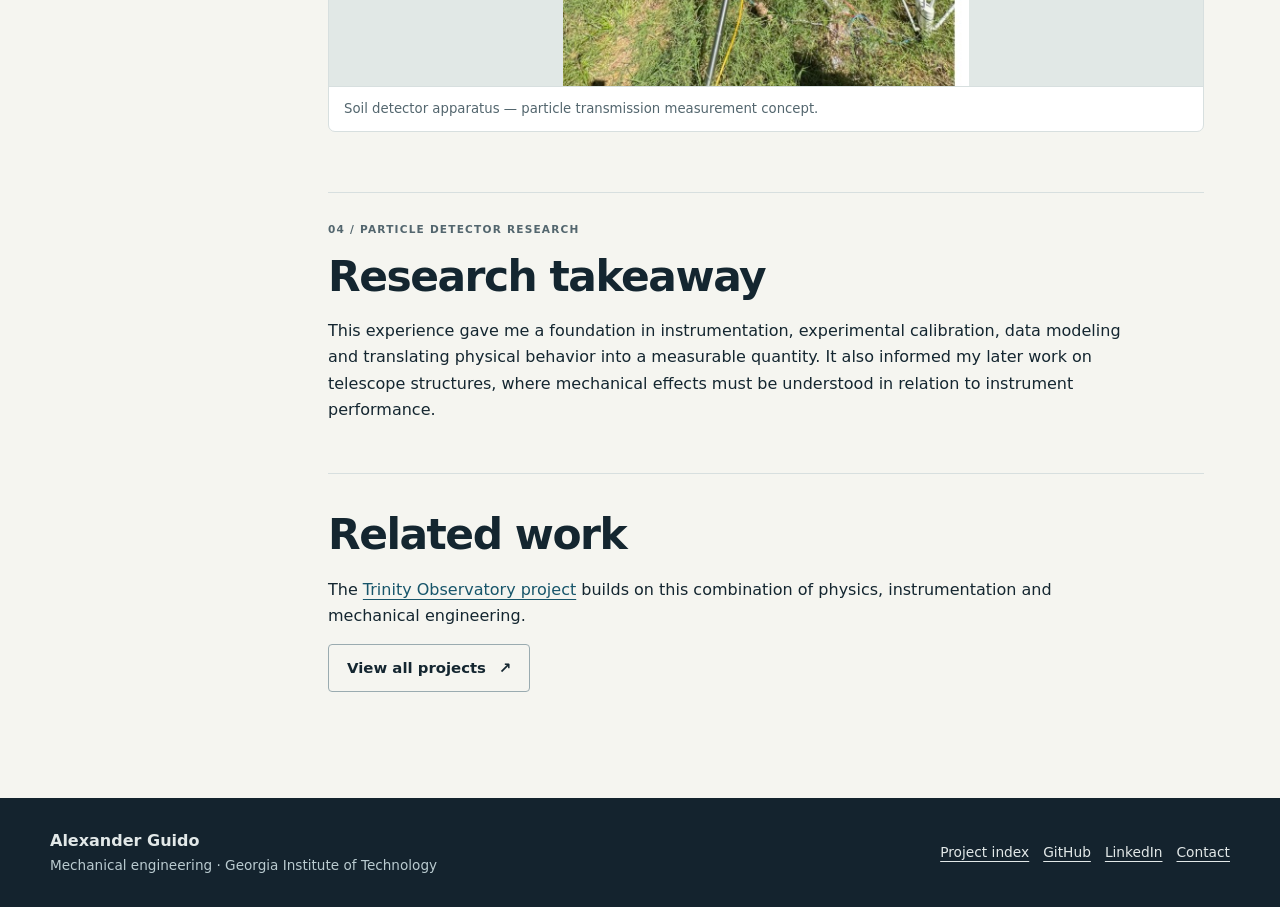
<file: gsu.html>
<!doctype html>
<html lang="en"><head><meta charset="utf-8"><meta name="viewport" content="width=device-width,initial-scale=1"><meta name="description" content="Cosmic-ray detector assembly and calibration, two decades of orbital and transmission data, and a proton-based soil moisture detector."><meta name="theme-color" content="#111c27"><title>Particle detector research | Alexander Guido</title><link rel="stylesheet" href="styles.css"></head>
<body><a class="skip" href="#main">Skip to content</a><header class="header"><div class="nav-wrap"><a class="brand" href="index.html"><span class="monogram" aria-hidden="true">AG</span><span>Alexander Guido<small>MECHANICAL ENGINEERING</small></span></a><nav aria-label="Main navigation"><a href="index.html">Home</a><a href="projects.html" aria-current="page">Projects</a><a href="experience.html">Experience</a><a href="about.html">About</a><a href="resume.html">Résumé</a><a href="contact.html">Contact</a></nav></div></header>
<main id="main" class="wrap"><div class="breadcrumb"><a href="projects.html">All projects</a> / Particle detector research</div><section class="page-intro"><p class="eyebrow">Experimental physics / instrumentation</p><h1>Particle detector research</h1><p class="lead">Research in Georgia State University's Nuclear Physics Department, combining experimental detector hardware, computational analysis and a particle-transmission approach to soil moisture sensing.</p></section><div class="case-meta"><div><small>ROLE</small><strong>Research Intern</strong></div><div><small>PERIOD</small><strong>May 2022 – Aug 2025</strong></div><div><small>TOOLSET</small><div class="tags"><span>Python</span><span>Instrumentation</span><span>Data analysis</span></div></div></div><div class="metrics"><div><strong>20 years</strong><span>Orbital / transmission data</span></div><div><strong>Python</strong><span>Analysis and modeling</span></div><div><strong>Protons</strong><span>Soil transmission study</span></div><div><strong>Hardware</strong><span>Assembly and calibration</span></div></div><div class="case-layout"><aside class="contents"><p class="eyebrow">In this case study</p><a href="#s1">01 <span>Research context and role</span></a><a href="#s2">02 <span>Computational analysis</span></a><a href="#s3">03 <span>Particle-based soil moisture detector</span></a><a href="#s4">04 <span>Research takeaway</span></a></aside><article class="case-content"><section class="case-section" id="s1"><p class="section-index">01 / Particle detector research</p><h2>Research context and role</h2><p>As a research intern, I assembled and calibrated cosmic-ray detector hardware for atmospheric and environmental physics studies. The work connects physical instrumentation with quantitative data analysis: the quality of the hardware and its calibration influences how confidently measurements can be interpreted.</p><figure class="media"><div class="image-frame"><img src="assets/muon-detector.jpg" alt="Existing cosmic-ray detector hardware photograph" loading="lazy" decoding="async"></div><figcaption>Detector hardware — instrumentation and experimental assembly.</figcaption></figure></section><section class="case-section" id="s2"><p class="section-index">02 / Particle detector research</p><h2>Computational analysis</h2><p>I developed Python scripts to analyze and model 20 years of Earth–Moon orbital-positioning and particle-transmission data. The objective was to understand how geometric and physical conditions influence observed particle transmission over time.</p><div class="diagram" role="group" aria-label="Research analysis"><p class="eyebrow">Research analysis</p><ol><li><span class="step-no">01</span><strong>Inputs</strong><small>Orbital-positioning and transmission data</small></li><li><span class="step-no">02</span><strong>Python</strong><small>Organize, model and visualize</small></li><li><span class="step-no">03</span><strong>Interpret</strong><small>Evaluate relationships and patterns</small></li><li><span class="step-no">04</span><strong>Compare</strong><small>Assess physical consistency</small></li></ol></div><figure class="media"><div class="image-frame"><img src="assets/python-data.jpg" alt="Existing particle physics data visualization" loading="lazy" decoding="async"></div><figcaption>Existing research visualization. Confirm the dataset, axes and plotted quantities before publication.</figcaption></figure></section><section class="case-section" id="s3"><p class="section-index">03 / Particle detector research</p><h2>Particle-based soil moisture detector</h2><p>I engineered a particle-based soil-moisture detector by evaluating proton transmission rates through soils of varying density. The concept relies on changes in particle transmission through material as a measurable signal, rather than simply using a conventional contact moisture sensor.</p><p>Soil density, composition, geometry and moisture content can all affect the measurement. Establishing a calibrated quantitative moisture estimate requires separating these effects and documenting the experimental conditions; no unsupported accuracy figure is claimed here.</p><figure class="media"><div class="image-frame"><img src="assets/soil-detector.jpg" alt="Existing soil detector photograph" loading="lazy" decoding="async"></div><figcaption>Soil detector apparatus — particle transmission measurement concept.</figcaption></figure></section><section class="case-section" id="s4"><p class="section-index">04 / Particle detector research</p><h2>Research takeaway</h2><p>This experience gave me a foundation in instrumentation, experimental calibration, data modeling and translating physical behavior into a measurable quantity. It also informed my later work on telescope structures, where mechanical effects must be understood in relation to instrument performance.</p></section><section class="case-section"><h2>Related work</h2><p>The <a href='trinity.html'>Trinity Observatory project</a> builds on this combination of physics, instrumentation and mechanical engineering.</p><a class="button secondary" href="projects.html">View all projects <span aria-hidden="true">↗</span></a></section></article></div></main><footer><div class="footer-inner"><div><strong>Alexander Guido</strong><p>Mechanical engineering · Georgia Institute of Technology</p></div><div class="footer-links"><a href="projects.html">Project index</a><a href="https://github.com/aguido8">GitHub</a><a href="https://linkedin.com/in/alexander-guido">LinkedIn</a><a href="contact.html">Contact</a></div></div></footer></body></html>
</file>
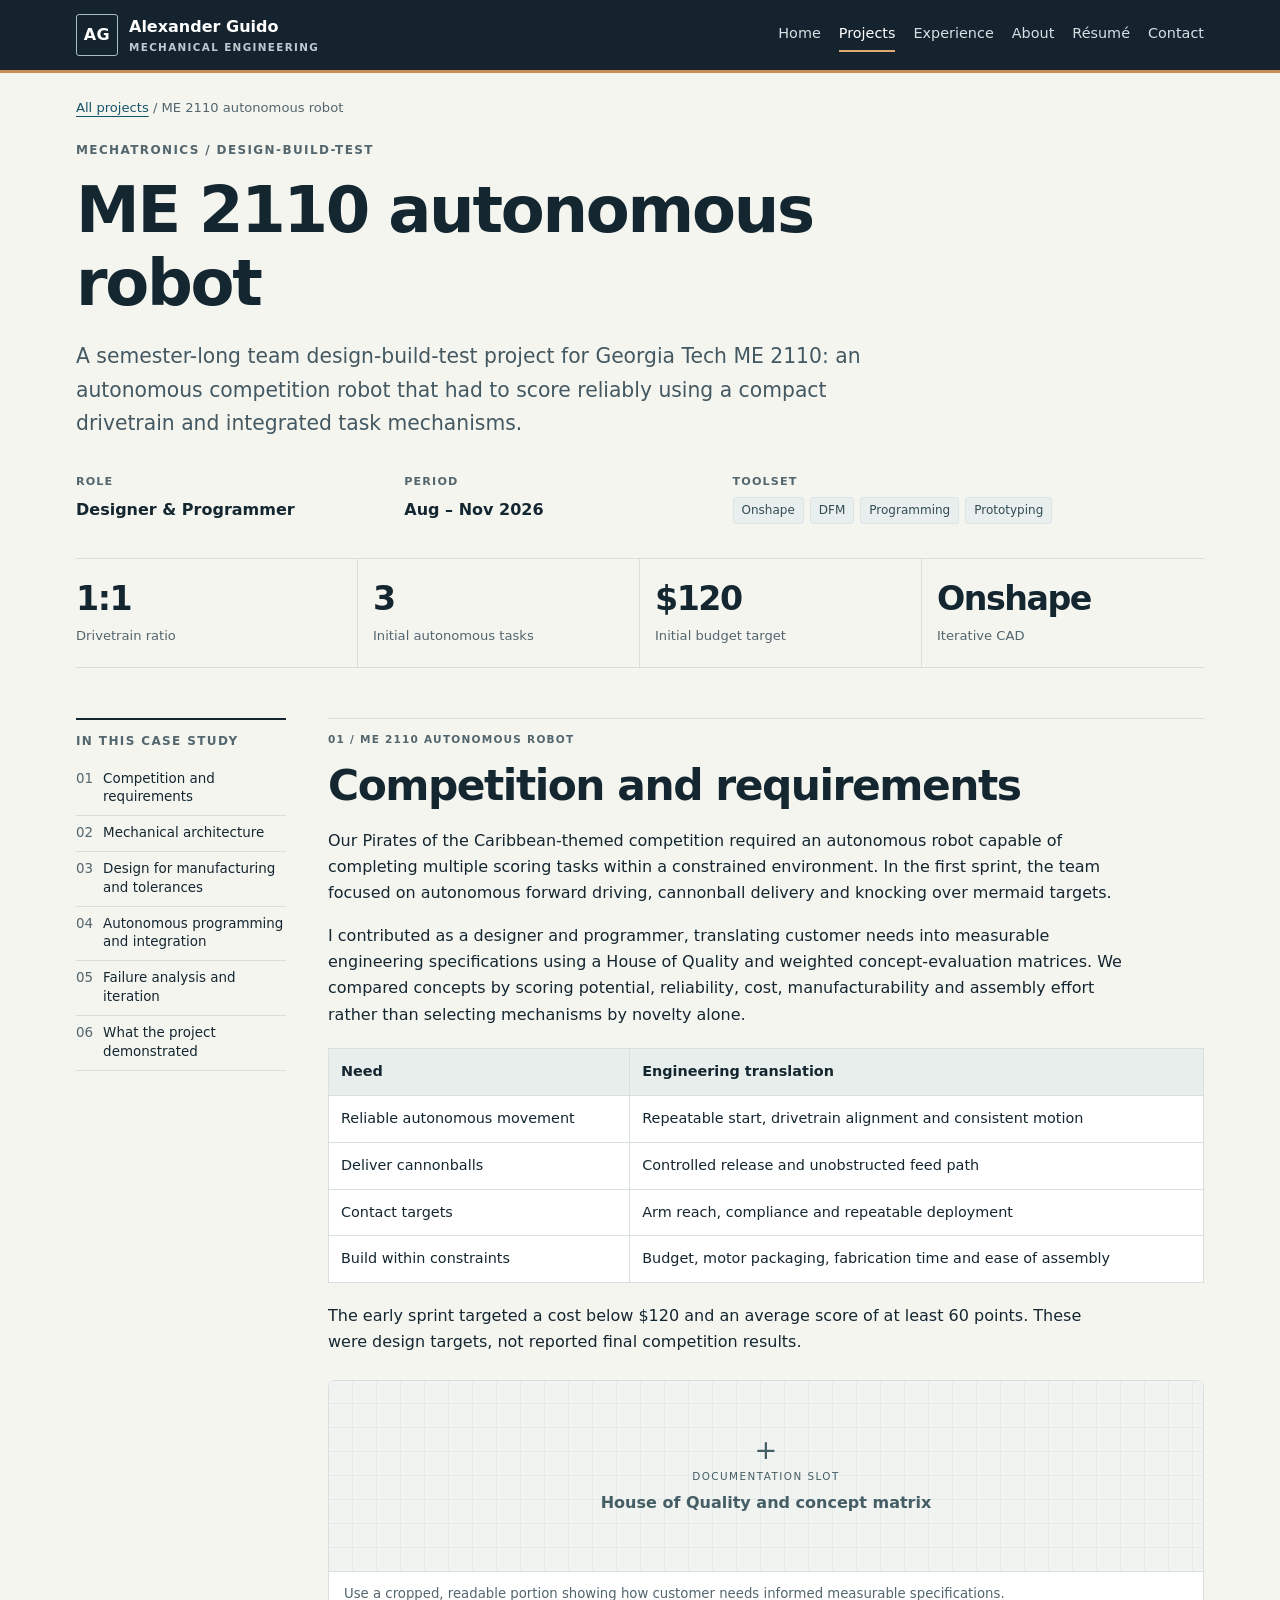
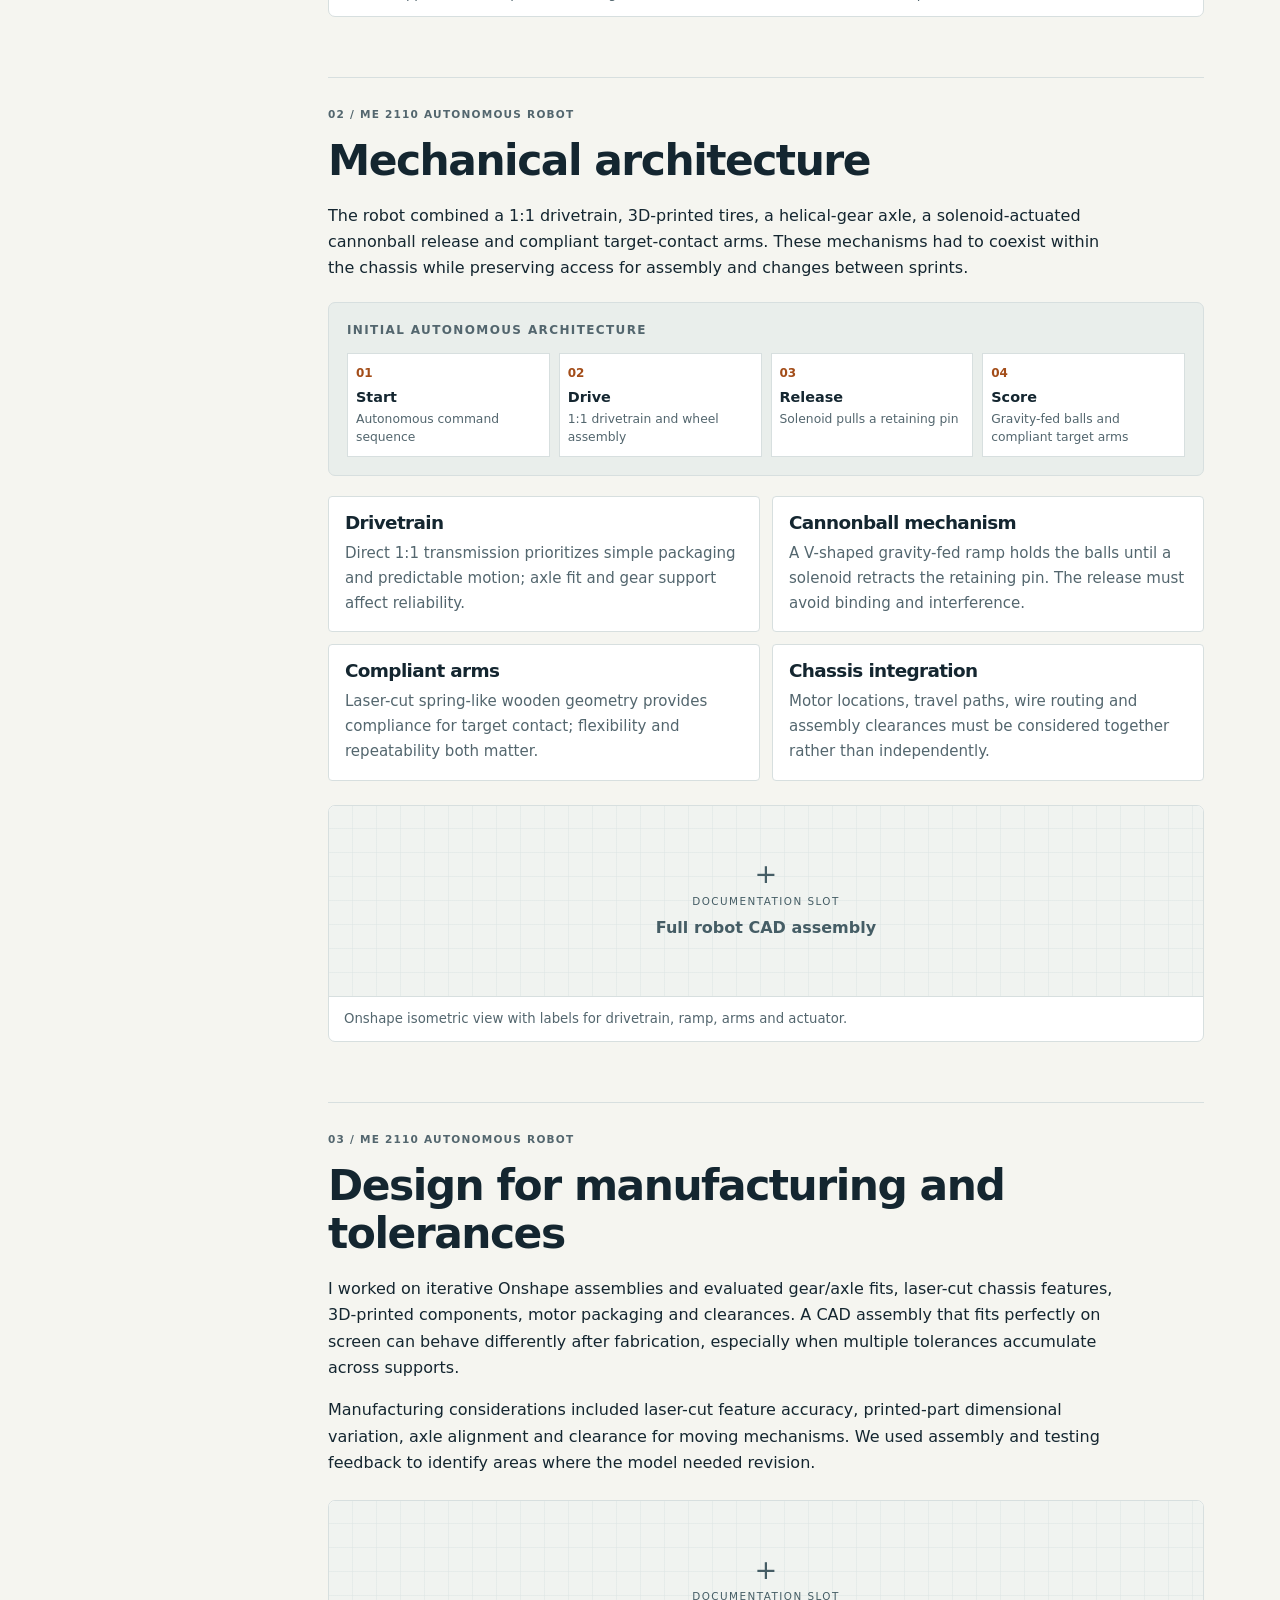
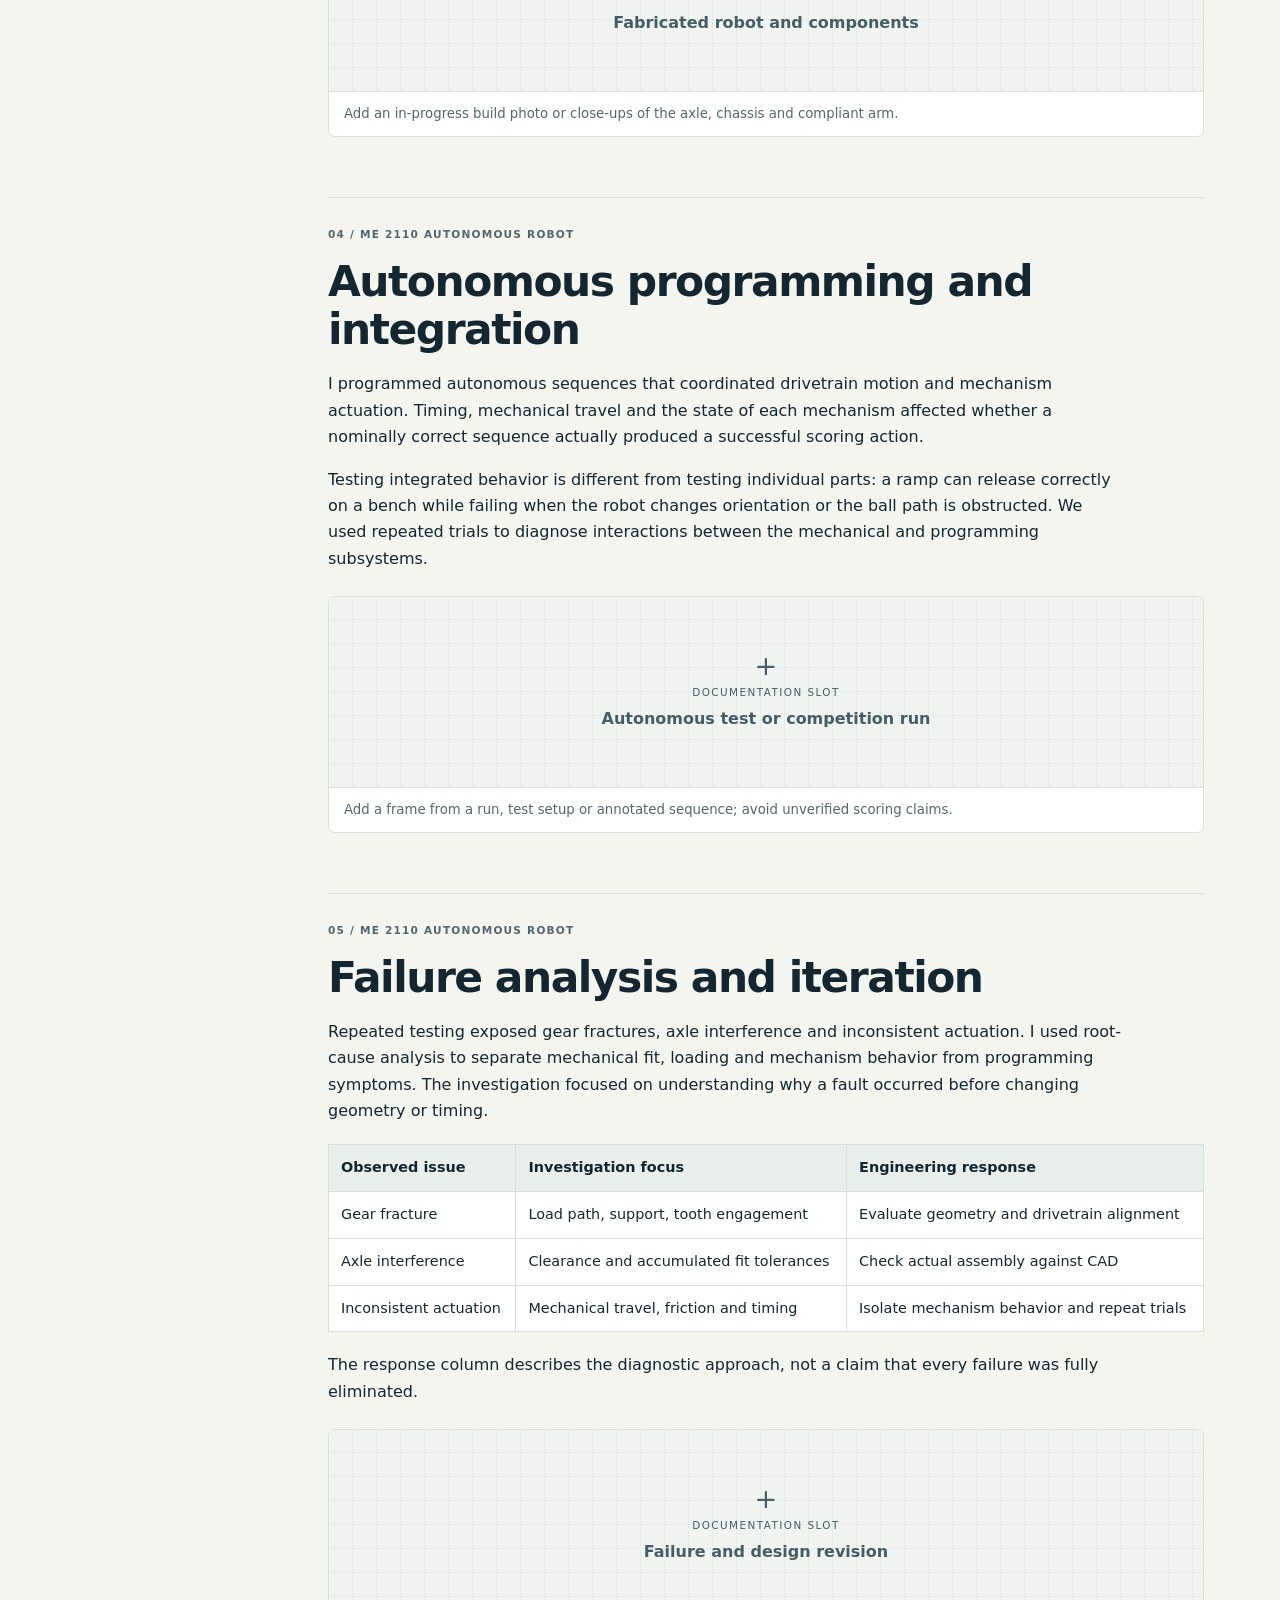
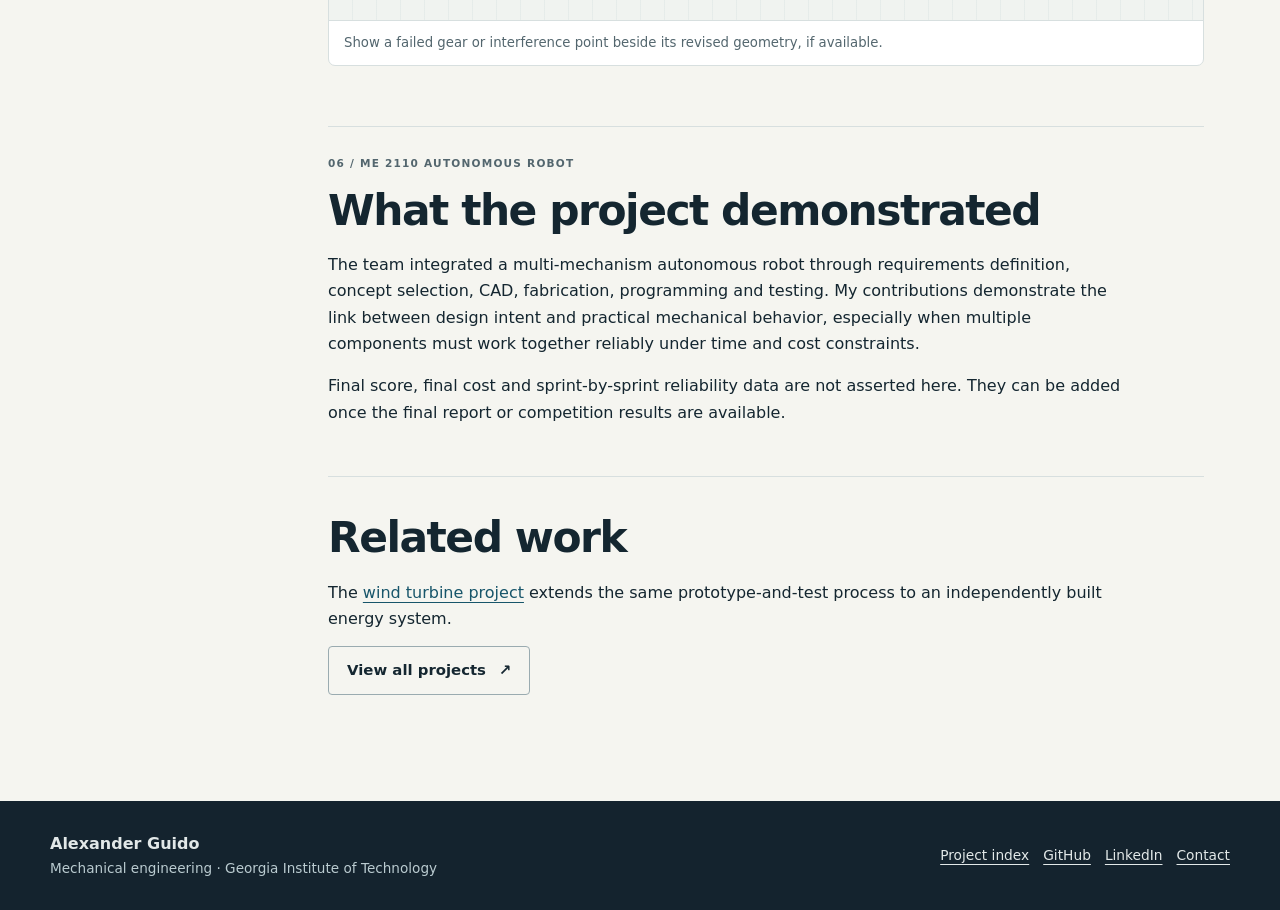
<file: me2110.html>
<!doctype html>
<html lang="en"><head><meta charset="utf-8"><meta name="viewport" content="width=device-width,initial-scale=1"><meta name="description" content="Competition robot integrating drivetrain, compliant mechanisms and solenoid actuation; requirements, tolerance analysis and failure-driven iteration."><meta name="theme-color" content="#111c27"><title>ME 2110 autonomous robot | Alexander Guido</title><link rel="stylesheet" href="styles.css"></head>
<body><a class="skip" href="#main">Skip to content</a><header class="header"><div class="nav-wrap"><a class="brand" href="index.html"><span class="monogram" aria-hidden="true">AG</span><span>Alexander Guido<small>MECHANICAL ENGINEERING</small></span></a><nav aria-label="Main navigation"><a href="index.html">Home</a><a href="projects.html" aria-current="page">Projects</a><a href="experience.html">Experience</a><a href="about.html">About</a><a href="resume.html">Résumé</a><a href="contact.html">Contact</a></nav></div></header>
<main id="main" class="wrap"><div class="breadcrumb"><a href="projects.html">All projects</a> / ME 2110 autonomous robot</div><section class="page-intro"><p class="eyebrow">Mechatronics / design-build-test</p><h1>ME 2110 autonomous robot</h1><p class="lead">A semester-long team design-build-test project for Georgia Tech ME 2110: an autonomous competition robot that had to score reliably using a compact drivetrain and integrated task mechanisms.</p></section><div class="case-meta"><div><small>ROLE</small><strong>Designer & Programmer</strong></div><div><small>PERIOD</small><strong>Aug – Nov 2026</strong></div><div><small>TOOLSET</small><div class="tags"><span>Onshape</span><span>DFM</span><span>Programming</span><span>Prototyping</span></div></div></div><div class="metrics"><div><strong>1:1</strong><span>Drivetrain ratio</span></div><div><strong>3</strong><span>Initial autonomous tasks</span></div><div><strong>$120</strong><span>Initial budget target</span></div><div><strong>Onshape</strong><span>Iterative CAD</span></div></div><div class="case-layout"><aside class="contents"><p class="eyebrow">In this case study</p><a href="#s1">01 <span>Competition and requirements</span></a><a href="#s2">02 <span>Mechanical architecture</span></a><a href="#s3">03 <span>Design for manufacturing and tolerances</span></a><a href="#s4">04 <span>Autonomous programming and integration</span></a><a href="#s5">05 <span>Failure analysis and iteration</span></a><a href="#s6">06 <span>What the project demonstrated</span></a></aside><article class="case-content"><section class="case-section" id="s1"><p class="section-index">01 / ME 2110 autonomous robot</p><h2>Competition and requirements</h2><p>Our Pirates of the Caribbean-themed competition required an autonomous robot capable of completing multiple scoring tasks within a constrained environment. In the first sprint, the team focused on autonomous forward driving, cannonball delivery and knocking over mermaid targets.</p><p>I contributed as a designer and programmer, translating customer needs into measurable engineering specifications using a House of Quality and weighted concept-evaluation matrices. We compared concepts by scoring potential, reliability, cost, manufacturability and assembly effort rather than selecting mechanisms by novelty alone.</p><div class="table-scroll"><table><thead><tr><th>Need</th><th>Engineering translation</th></tr></thead><tbody><tr><td>Reliable autonomous movement</td><td>Repeatable start, drivetrain alignment and consistent motion</td></tr><tr><td>Deliver cannonballs</td><td>Controlled release and unobstructed feed path</td></tr><tr><td>Contact targets</td><td>Arm reach, compliance and repeatable deployment</td></tr><tr><td>Build within constraints</td><td>Budget, motor packaging, fabrication time and ease of assembly</td></tr></tbody></table></div><p>The early sprint targeted a cost below $120 and an average score of at least 60 points. These were design targets, not reported final competition results.</p><figure class="media"><div class="image-frame placeholder" data-asset="me2110-hoq.png"><span class="crosshair" aria-hidden="true">+</span><small>DOCUMENTATION SLOT</small><strong>House of Quality and concept matrix</strong></div><figcaption>Use a cropped, readable portion showing how customer needs informed measurable specifications.</figcaption></figure></section><section class="case-section" id="s2"><p class="section-index">02 / ME 2110 autonomous robot</p><h2>Mechanical architecture</h2><p>The robot combined a 1:1 drivetrain, 3D-printed tires, a helical-gear axle, a solenoid-actuated cannonball release and compliant target-contact arms. These mechanisms had to coexist within the chassis while preserving access for assembly and changes between sprints.</p><div class="diagram" role="group" aria-label="Initial autonomous architecture"><p class="eyebrow">Initial autonomous architecture</p><ol><li><span class="step-no">01</span><strong>Start</strong><small>Autonomous command sequence</small></li><li><span class="step-no">02</span><strong>Drive</strong><small>1:1 drivetrain and wheel assembly</small></li><li><span class="step-no">03</span><strong>Release</strong><small>Solenoid pulls a retaining pin</small></li><li><span class="step-no">04</span><strong>Score</strong><small>Gravity-fed balls and compliant target arms</small></li></ol></div><div class="detail-grid"><div><h3>Drivetrain</h3><p>Direct 1:1 transmission prioritizes simple packaging and predictable motion; axle fit and gear support affect reliability.</p></div><div><h3>Cannonball mechanism</h3><p>A V-shaped gravity-fed ramp holds the balls until a solenoid retracts the retaining pin. The release must avoid binding and interference.</p></div><div><h3>Compliant arms</h3><p>Laser-cut spring-like wooden geometry provides compliance for target contact; flexibility and repeatability both matter.</p></div><div><h3>Chassis integration</h3><p>Motor locations, travel paths, wire routing and assembly clearances must be considered together rather than independently.</p></div></div><figure class="media"><div class="image-frame placeholder" data-asset="me2110-assembly.png"><span class="crosshair" aria-hidden="true">+</span><small>DOCUMENTATION SLOT</small><strong>Full robot CAD assembly</strong></div><figcaption>Onshape isometric view with labels for drivetrain, ramp, arms and actuator.</figcaption></figure></section><section class="case-section" id="s3"><p class="section-index">03 / ME 2110 autonomous robot</p><h2>Design for manufacturing and tolerances</h2><p>I worked on iterative Onshape assemblies and evaluated gear/axle fits, laser-cut chassis features, 3D-printed components, motor packaging and clearances. A CAD assembly that fits perfectly on screen can behave differently after fabrication, especially when multiple tolerances accumulate across supports.</p><p>Manufacturing considerations included laser-cut feature accuracy, printed-part dimensional variation, axle alignment and clearance for moving mechanisms. We used assembly and testing feedback to identify areas where the model needed revision.</p><figure class="media"><div class="image-frame placeholder" data-asset="me2110-fabrication.jpg"><span class="crosshair" aria-hidden="true">+</span><small>DOCUMENTATION SLOT</small><strong>Fabricated robot and components</strong></div><figcaption>Add an in-progress build photo or close-ups of the axle, chassis and compliant arm.</figcaption></figure></section><section class="case-section" id="s4"><p class="section-index">04 / ME 2110 autonomous robot</p><h2>Autonomous programming and integration</h2><p>I programmed autonomous sequences that coordinated drivetrain motion and mechanism actuation. Timing, mechanical travel and the state of each mechanism affected whether a nominally correct sequence actually produced a successful scoring action.</p><p>Testing integrated behavior is different from testing individual parts: a ramp can release correctly on a bench while failing when the robot changes orientation or the ball path is obstructed. We used repeated trials to diagnose interactions between the mechanical and programming subsystems.</p><figure class="media"><div class="image-frame placeholder" data-asset="me2110-test.jpg"><span class="crosshair" aria-hidden="true">+</span><small>DOCUMENTATION SLOT</small><strong>Autonomous test or competition run</strong></div><figcaption>Add a frame from a run, test setup or annotated sequence; avoid unverified scoring claims.</figcaption></figure></section><section class="case-section" id="s5"><p class="section-index">05 / ME 2110 autonomous robot</p><h2>Failure analysis and iteration</h2><p>Repeated testing exposed gear fractures, axle interference and inconsistent actuation. I used root-cause analysis to separate mechanical fit, loading and mechanism behavior from programming symptoms. The investigation focused on understanding why a fault occurred before changing geometry or timing.</p><div class="table-scroll"><table><thead><tr><th>Observed issue</th><th>Investigation focus</th><th>Engineering response</th></tr></thead><tbody><tr><td>Gear fracture</td><td>Load path, support, tooth engagement</td><td>Evaluate geometry and drivetrain alignment</td></tr><tr><td>Axle interference</td><td>Clearance and accumulated fit tolerances</td><td>Check actual assembly against CAD</td></tr><tr><td>Inconsistent actuation</td><td>Mechanical travel, friction and timing</td><td>Isolate mechanism behavior and repeat trials</td></tr></tbody></table></div><p>The response column describes the diagnostic approach, not a claim that every failure was fully eliminated.</p><figure class="media"><div class="image-frame placeholder" data-asset="me2110-iteration.png"><span class="crosshair" aria-hidden="true">+</span><small>DOCUMENTATION SLOT</small><strong>Failure and design revision</strong></div><figcaption>Show a failed gear or interference point beside its revised geometry, if available.</figcaption></figure></section><section class="case-section" id="s6"><p class="section-index">06 / ME 2110 autonomous robot</p><h2>What the project demonstrated</h2><p>The team integrated a multi-mechanism autonomous robot through requirements definition, concept selection, CAD, fabrication, programming and testing. My contributions demonstrate the link between design intent and practical mechanical behavior, especially when multiple components must work together reliably under time and cost constraints.</p><p>Final score, final cost and sprint-by-sprint reliability data are not asserted here. They can be added once the final report or competition results are available.</p></section><section class="case-section"><h2>Related work</h2><p>The <a href='wind-turbine.html'>wind turbine project</a> extends the same prototype-and-test process to an independently built energy system.</p><a class="button secondary" href="projects.html">View all projects <span aria-hidden="true">↗</span></a></section></article></div></main><footer><div class="footer-inner"><div><strong>Alexander Guido</strong><p>Mechanical engineering · Georgia Institute of Technology</p></div><div class="footer-links"><a href="projects.html">Project index</a><a href="https://github.com/aguido8">GitHub</a><a href="https://linkedin.com/in/alexander-guido">LinkedIn</a><a href="contact.html">Contact</a></div></div></footer></body></html>
</file>
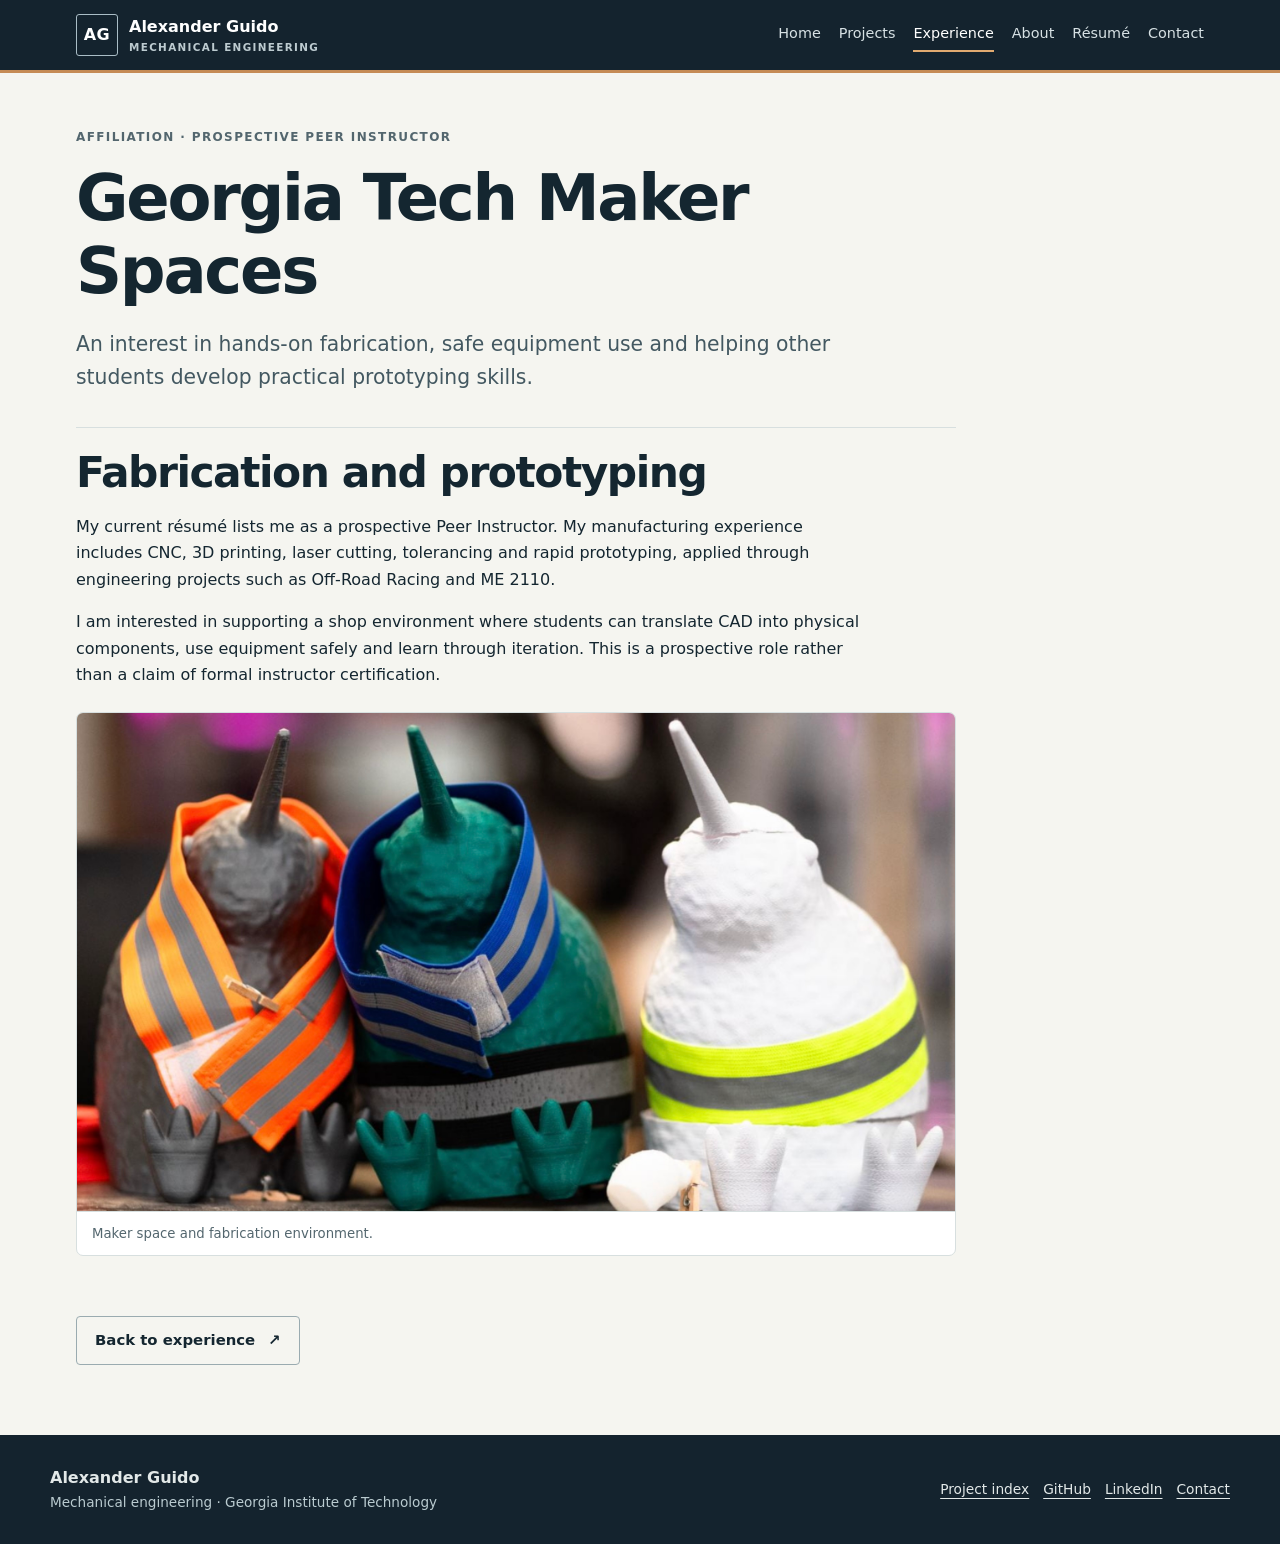
<file: peer-instructor.html>
<!doctype html>
<html lang="en"><head><meta charset="utf-8"><meta name="viewport" content="width=device-width,initial-scale=1"><meta name="description" content="Prospective Peer Instructor and fabrication interests."><meta name="theme-color" content="#111c27"><title>Georgia Tech Maker Spaces | Alexander Guido</title><link rel="stylesheet" href="styles.css"></head>
<body><a class="skip" href="#main">Skip to content</a><header class="header"><div class="nav-wrap"><a class="brand" href="index.html"><span class="monogram" aria-hidden="true">AG</span><span>Alexander Guido<small>MECHANICAL ENGINEERING</small></span></a><nav aria-label="Main navigation"><a href="index.html">Home</a><a href="projects.html">Projects</a><a href="experience.html" aria-current="page">Experience</a><a href="about.html">About</a><a href="resume.html">Résumé</a><a href="contact.html">Contact</a></nav></div></header>
<main id="main" class="wrap"><section class="page-intro"><p class="eyebrow">Affiliation · Prospective Peer Instructor</p><h1>Georgia Tech Maker Spaces</h1><p class="lead">An interest in hands-on fabrication, safe equipment use and helping other students develop practical prototyping skills.</p></section><div class="case-content"><section class="case-section"><h2>Fabrication and prototyping</h2><p>My current résumé lists me as a prospective Peer Instructor. My manufacturing experience includes CNC, 3D printing, laser cutting, tolerancing and rapid prototyping, applied through engineering projects such as Off-Road Racing and ME 2110.</p><p>I am interested in supporting a shop environment where students can translate CAD into physical components, use equipment safely and learn through iteration. This is a prospective role rather than a claim of formal instructor certification.</p><figure class="media"><div class="image-frame"><img src="assets/makerspace.jpg" alt="Existing maker space image" loading="lazy" decoding="async"></div><figcaption>Maker space and fabrication environment.</figcaption></figure></section><a class="button secondary" href="experience.html">Back to experience <span aria-hidden="true">↗</span></a></div></main><footer><div class="footer-inner"><div><strong>Alexander Guido</strong><p>Mechanical engineering · Georgia Institute of Technology</p></div><div class="footer-links"><a href="projects.html">Project index</a><a href="https://github.com/aguido8">GitHub</a><a href="https://linkedin.com/in/alexander-guido">LinkedIn</a><a href="contact.html">Contact</a></div></div></footer></body></html>
</file>
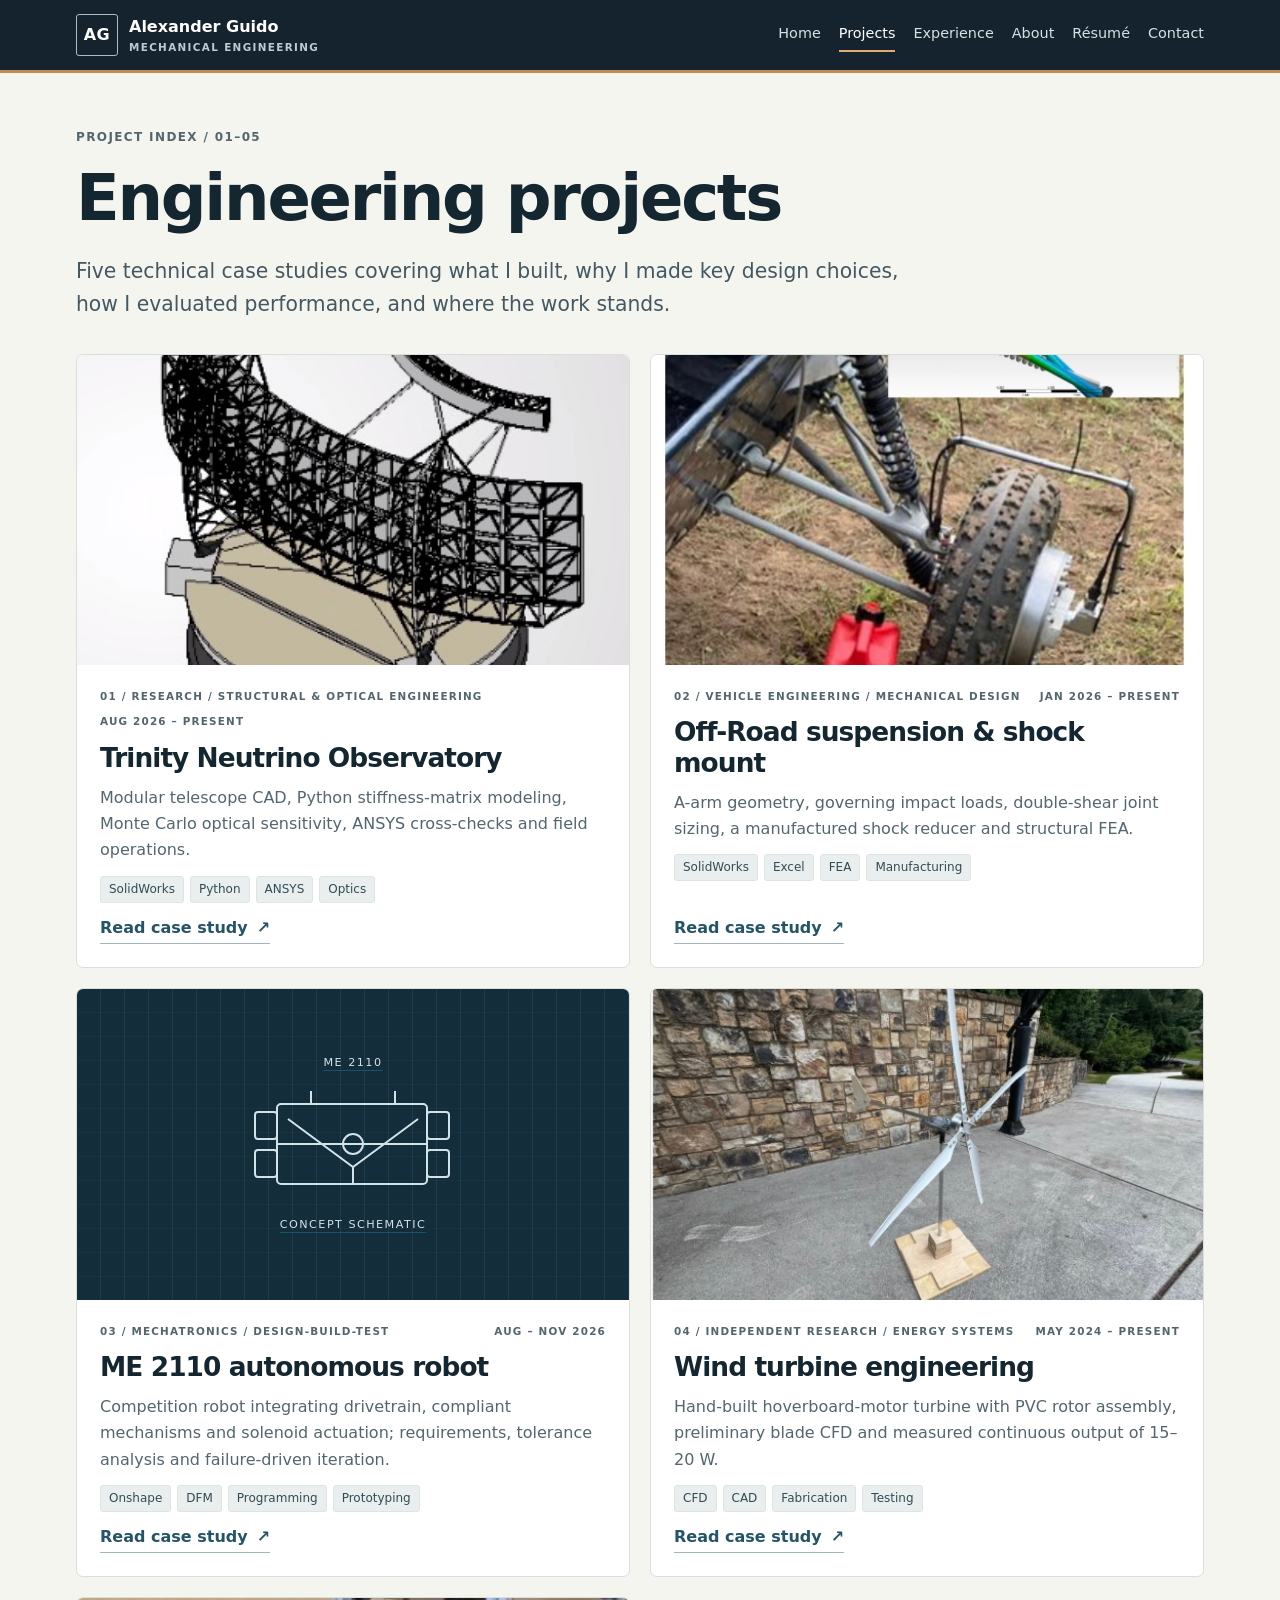
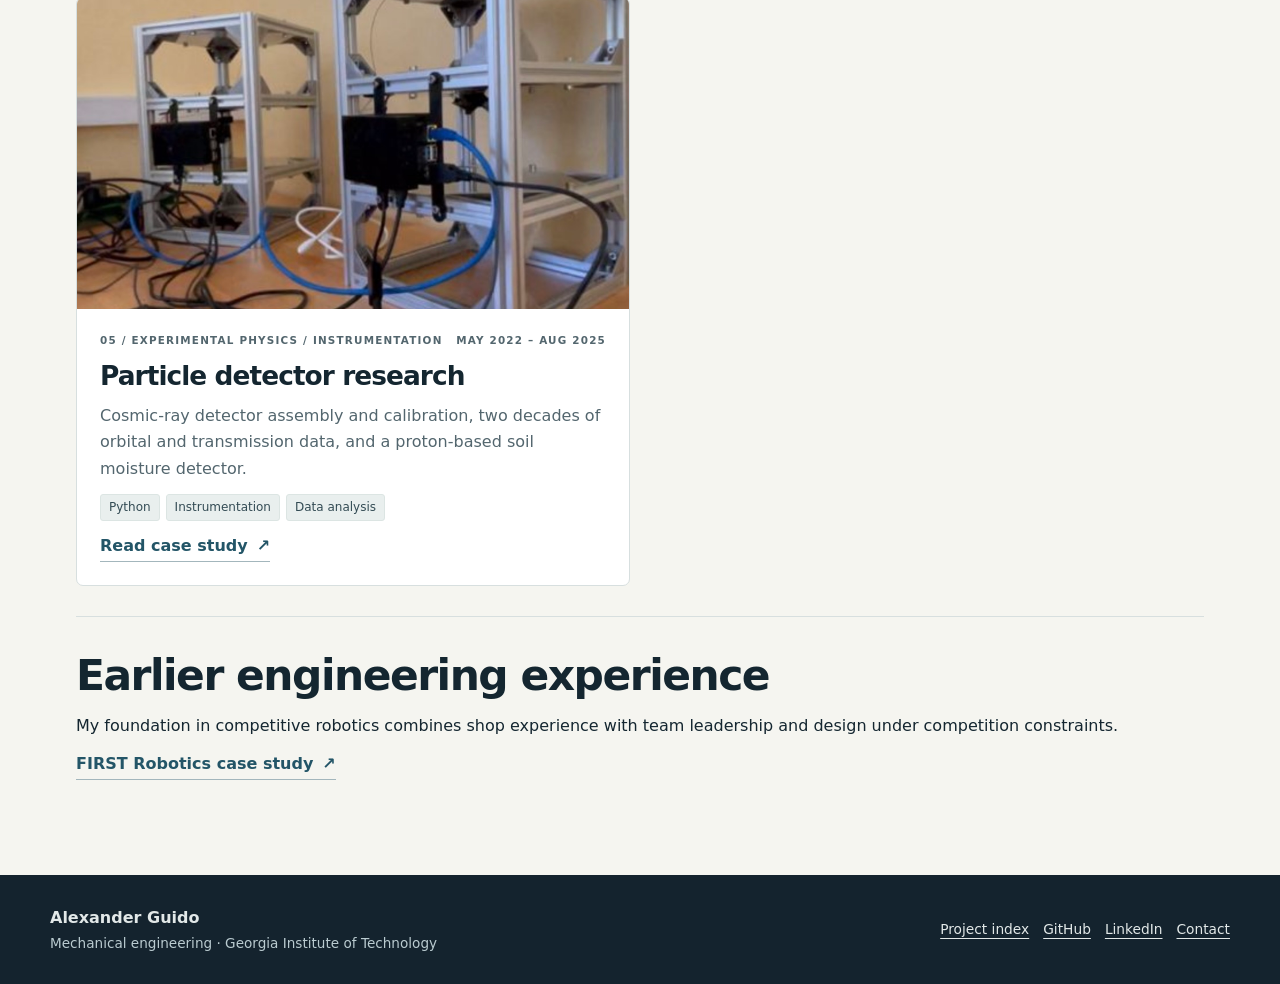
<file: projects.html>
<!doctype html>
<html lang="en"><head><meta charset="utf-8"><meta name="viewport" content="width=device-width,initial-scale=1"><meta name="description" content="Technical case studies in mechanical design, structural modeling, robotics, energy and research."><meta name="theme-color" content="#111c27"><title>Engineering projects | Alexander Guido</title><link rel="stylesheet" href="styles.css"></head>
<body><a class="skip" href="#main">Skip to content</a><header class="header"><div class="nav-wrap"><a class="brand" href="index.html"><span class="monogram" aria-hidden="true">AG</span><span>Alexander Guido<small>MECHANICAL ENGINEERING</small></span></a><nav aria-label="Main navigation"><a href="index.html">Home</a><a href="projects.html" aria-current="page">Projects</a><a href="experience.html">Experience</a><a href="about.html">About</a><a href="resume.html">Résumé</a><a href="contact.html">Contact</a></nav></div></header>
<main id="main" class="wrap"><section class="page-intro"><p class="eyebrow">Project index / 01–05</p><h1>Engineering projects</h1><p class="lead">Five technical case studies covering what I built, why I made key design choices, how I evaluated performance, and where the work stands.</p></section><div class="project-grid"><article class="project-card"><a class="card-image" href="trinity.html" aria-label="Explore Trinity Neutrino Observatory"><img src="assets/trinity-cad.jpg" alt="Trinity telescope CAD" loading="lazy" decoding="async"></a><div class="card-body"><div class="card-kicker"><span>01 / Research / structural & optical engineering</span><span>Aug 2026 – present</span></div><h2><a href="trinity.html">Trinity Neutrino Observatory</a></h2><p>Modular telescope CAD, Python stiffness-matrix modeling, Monte Carlo optical sensitivity, ANSYS cross-checks and field operations.</p><div class="tags"><span>SolidWorks</span><span>Python</span><span>ANSYS</span><span>Optics</span></div><a class="text-link" href="trinity.html">Read case study <span aria-hidden="true">↗</span></a></div></article><article class="project-card"><a class="card-image" href="racing-clubs.html" aria-label="Explore Off-Road suspension & shock mount"><img src="assets/suspension.jpg" alt="Off-Road suspension assembly" loading="lazy" decoding="async"></a><div class="card-body"><div class="card-kicker"><span>02 / Vehicle engineering / mechanical design</span><span>Jan 2026 – present</span></div><h2><a href="racing-clubs.html">Off-Road suspension & shock mount</a></h2><p>A-arm geometry, governing impact loads, double-shear joint sizing, a manufactured shock reducer and structural FEA.</p><div class="tags"><span>SolidWorks</span><span>Excel</span><span>FEA</span><span>Manufacturing</span></div><a class="text-link" href="racing-clubs.html">Read case study <span aria-hidden="true">↗</span></a></div></article><article class="project-card"><a class="card-image" href="me2110.html" aria-label="Explore ME 2110 autonomous robot"><div class="card-placeholder"><span>ME 2110</span><svg viewBox="0 0 280 140" role="img" aria-label="Conceptual robot drivetrain and mechanisms, not a CAD rendering"><g fill="none" stroke="currentColor" stroke-width="2"><rect x="64" y="30" width="150" height="80" rx="4"/><rect x="42" y="38" width="22" height="27" rx="3"/><rect x="42" y="76" width="22" height="27" rx="3"/><rect x="214" y="38" width="22" height="27" rx="3"/><rect x="214" y="76" width="22" height="27" rx="3"/><path d="M75 45L140 93 205 45M140 93V110M64 70H214M98 30V17M182 30V17"/><circle cx="140" cy="70" r="10"/></g></svg><small>Concept schematic</small></div></a><div class="card-body"><div class="card-kicker"><span>03 / Mechatronics / design-build-test</span><span>Aug – Nov 2026</span></div><h2><a href="me2110.html">ME 2110 autonomous robot</a></h2><p>Competition robot integrating drivetrain, compliant mechanisms and solenoid actuation; requirements, tolerance analysis and failure-driven iteration.</p><div class="tags"><span>Onshape</span><span>DFM</span><span>Programming</span><span>Prototyping</span></div><a class="text-link" href="me2110.html">Read case study <span aria-hidden="true">↗</span></a></div></article><article class="project-card"><a class="card-image" href="wind-turbine.html" aria-label="Explore Wind turbine engineering"><img src="assets/turbine-prototype.jpg" alt="Wind turbine prototype" loading="lazy" decoding="async"></a><div class="card-body"><div class="card-kicker"><span>04 / Independent research / energy systems</span><span>May 2024 – present</span></div><h2><a href="wind-turbine.html">Wind turbine engineering</a></h2><p>Hand-built hoverboard-motor turbine with PVC rotor assembly, preliminary blade CFD and measured continuous output of 15–20 W.</p><div class="tags"><span>CFD</span><span>CAD</span><span>Fabrication</span><span>Testing</span></div><a class="text-link" href="wind-turbine.html">Read case study <span aria-hidden="true">↗</span></a></div></article><article class="project-card"><a class="card-image" href="gsu.html" aria-label="Explore Particle detector research"><img src="assets/muon-detector.jpg" alt="Particle detector hardware" loading="lazy" decoding="async"></a><div class="card-body"><div class="card-kicker"><span>05 / Experimental physics / instrumentation</span><span>May 2022 – Aug 2025</span></div><h2><a href="gsu.html">Particle detector research</a></h2><p>Cosmic-ray detector assembly and calibration, two decades of orbital and transmission data, and a proton-based soil moisture detector.</p><div class="tags"><span>Python</span><span>Instrumentation</span><span>Data analysis</span></div><a class="text-link" href="gsu.html">Read case study <span aria-hidden="true">↗</span></a></div></article></div><section class="section"><h2>Earlier engineering experience</h2><p>My foundation in competitive robotics combines shop experience with team leadership and design under competition constraints.</p><a class="text-link" href="frc.html">FIRST Robotics case study <span aria-hidden="true">↗</span></a></section></main><footer><div class="footer-inner"><div><strong>Alexander Guido</strong><p>Mechanical engineering · Georgia Institute of Technology</p></div><div class="footer-links"><a href="projects.html">Project index</a><a href="https://github.com/aguido8">GitHub</a><a href="https://linkedin.com/in/alexander-guido">LinkedIn</a><a href="contact.html">Contact</a></div></div></footer></body></html>
</file>
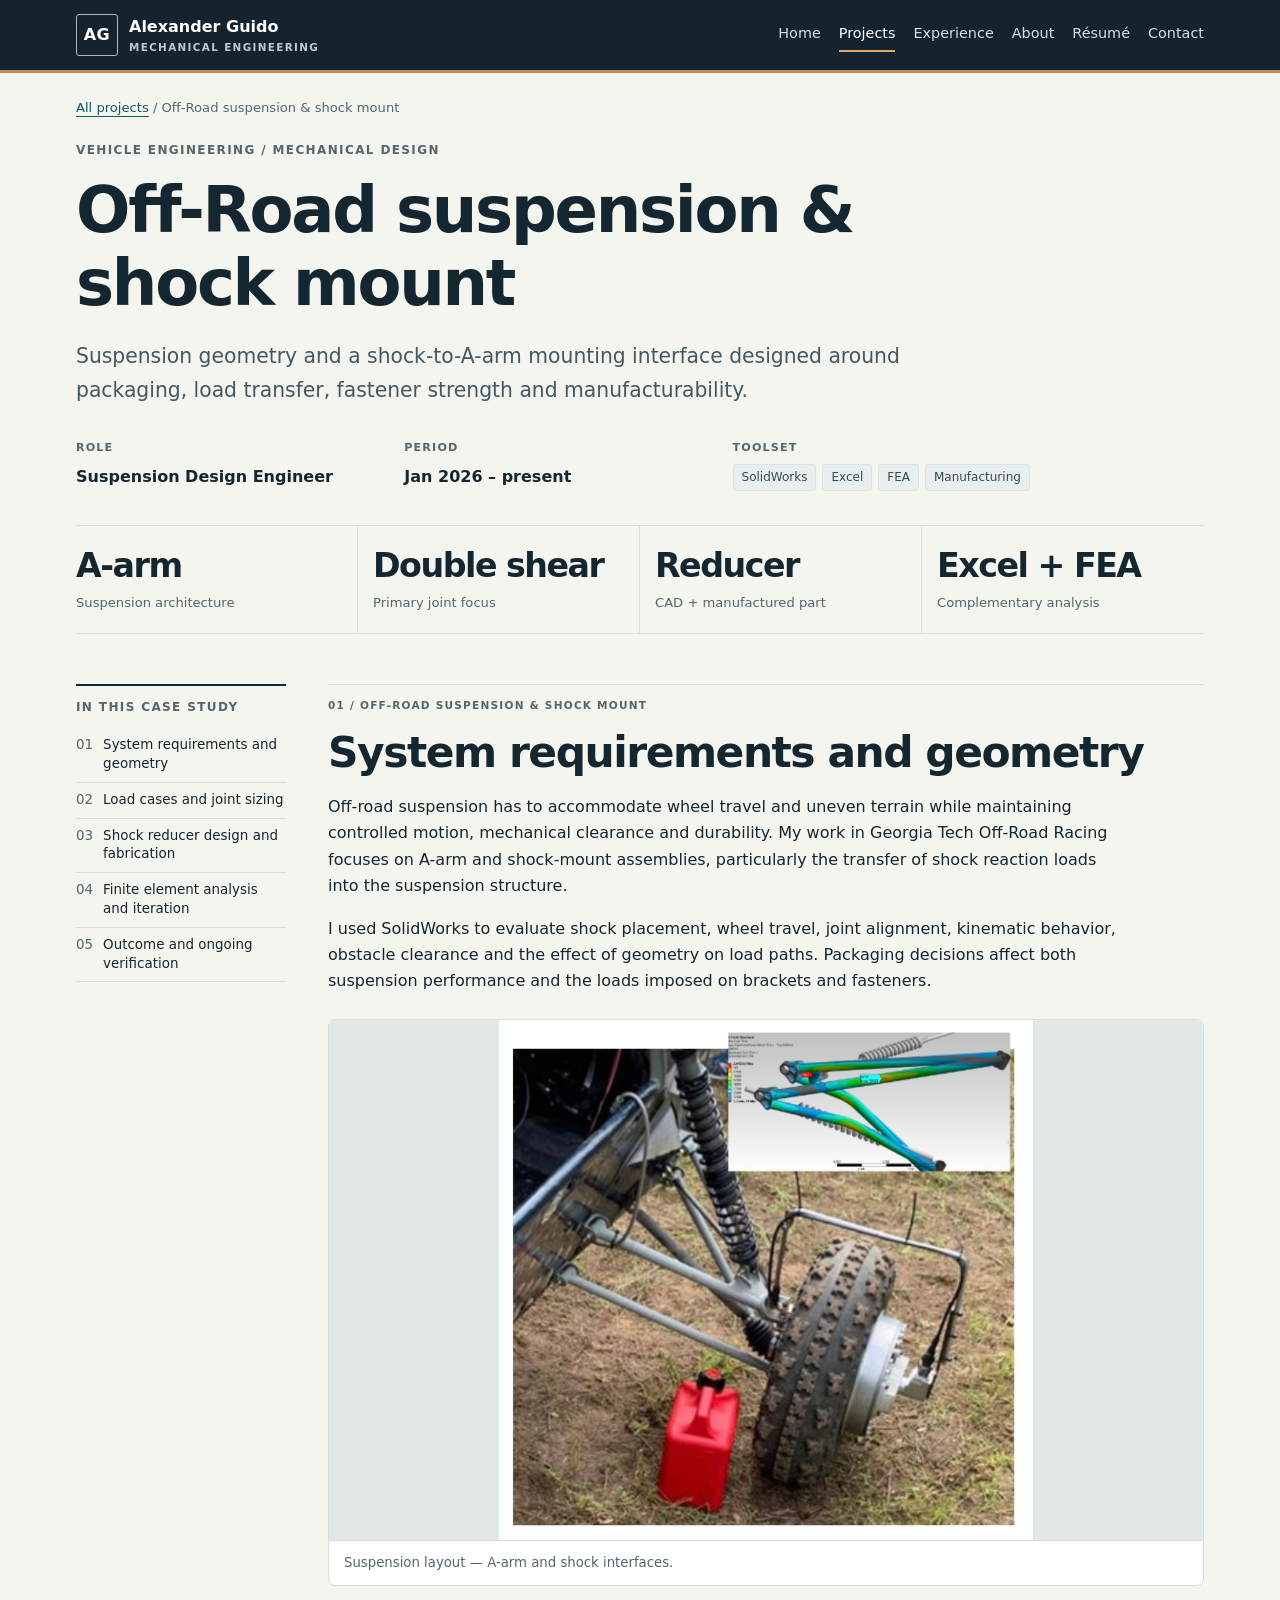
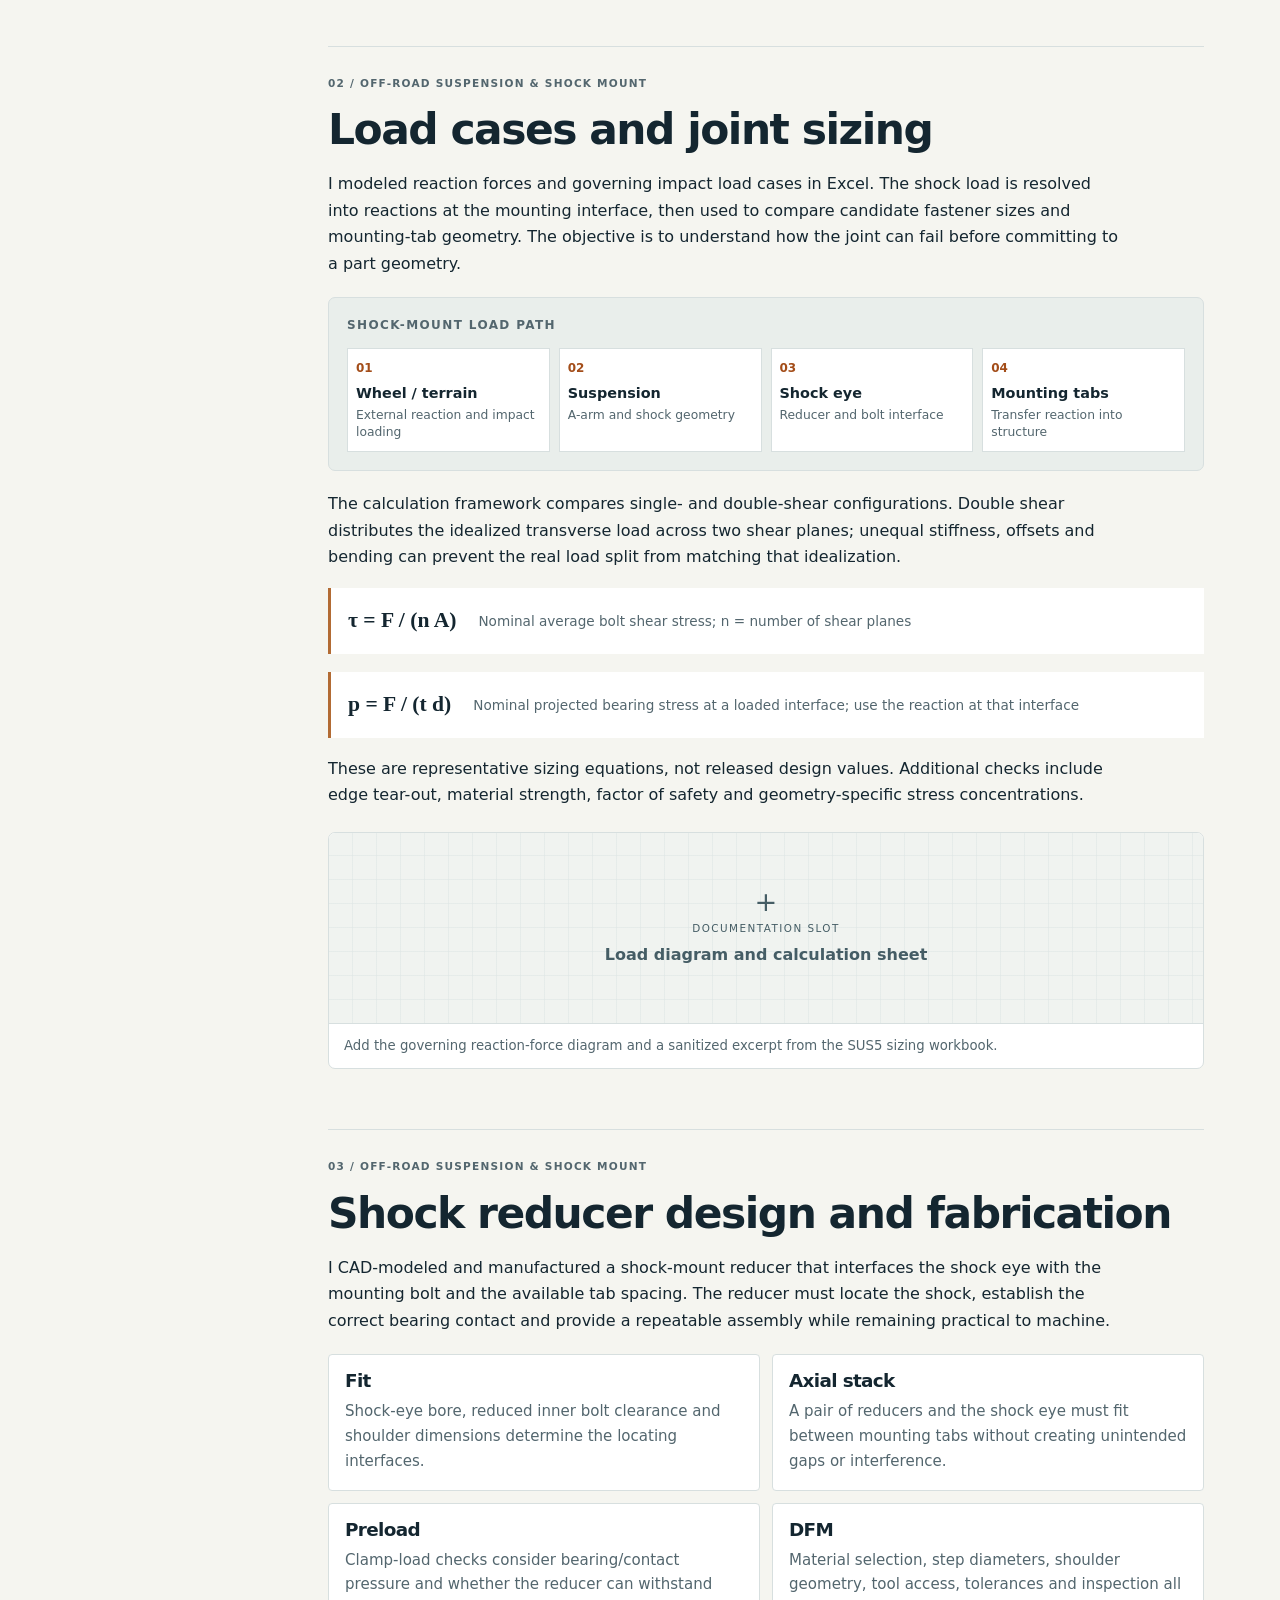
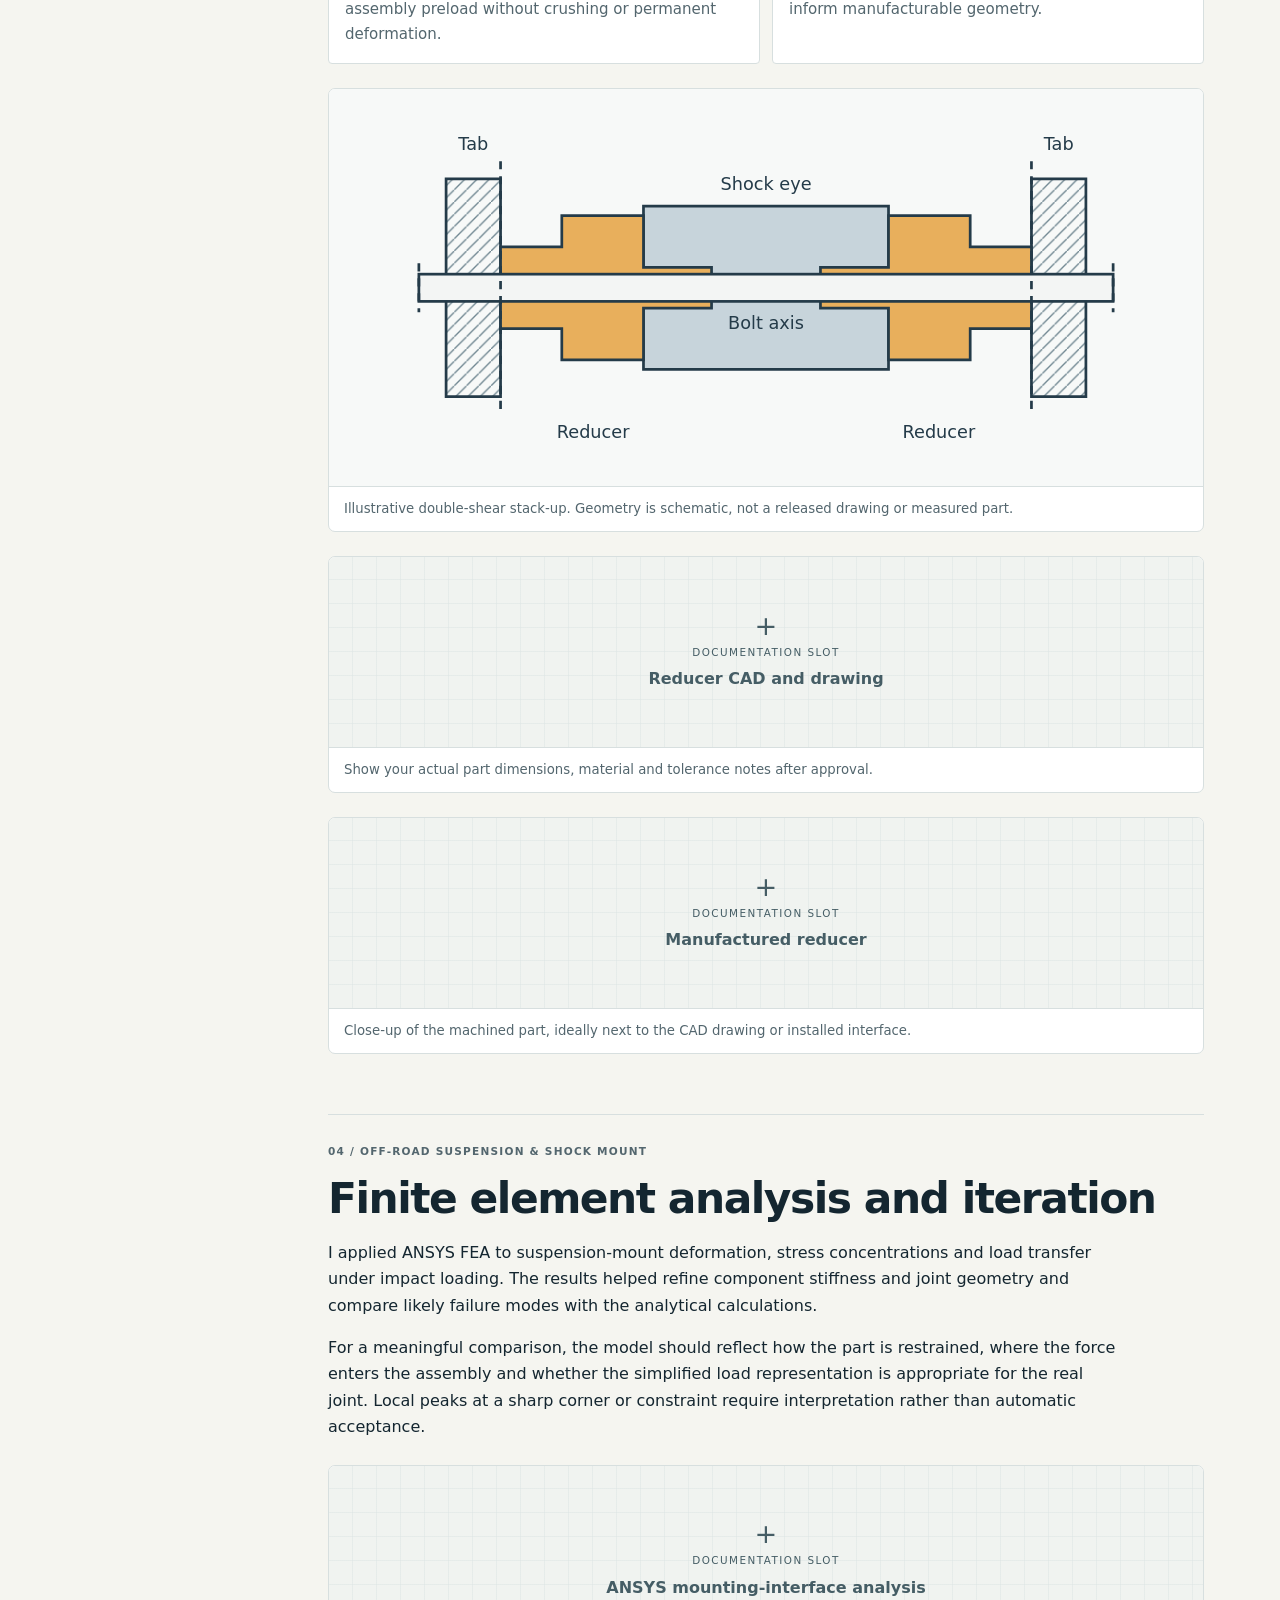
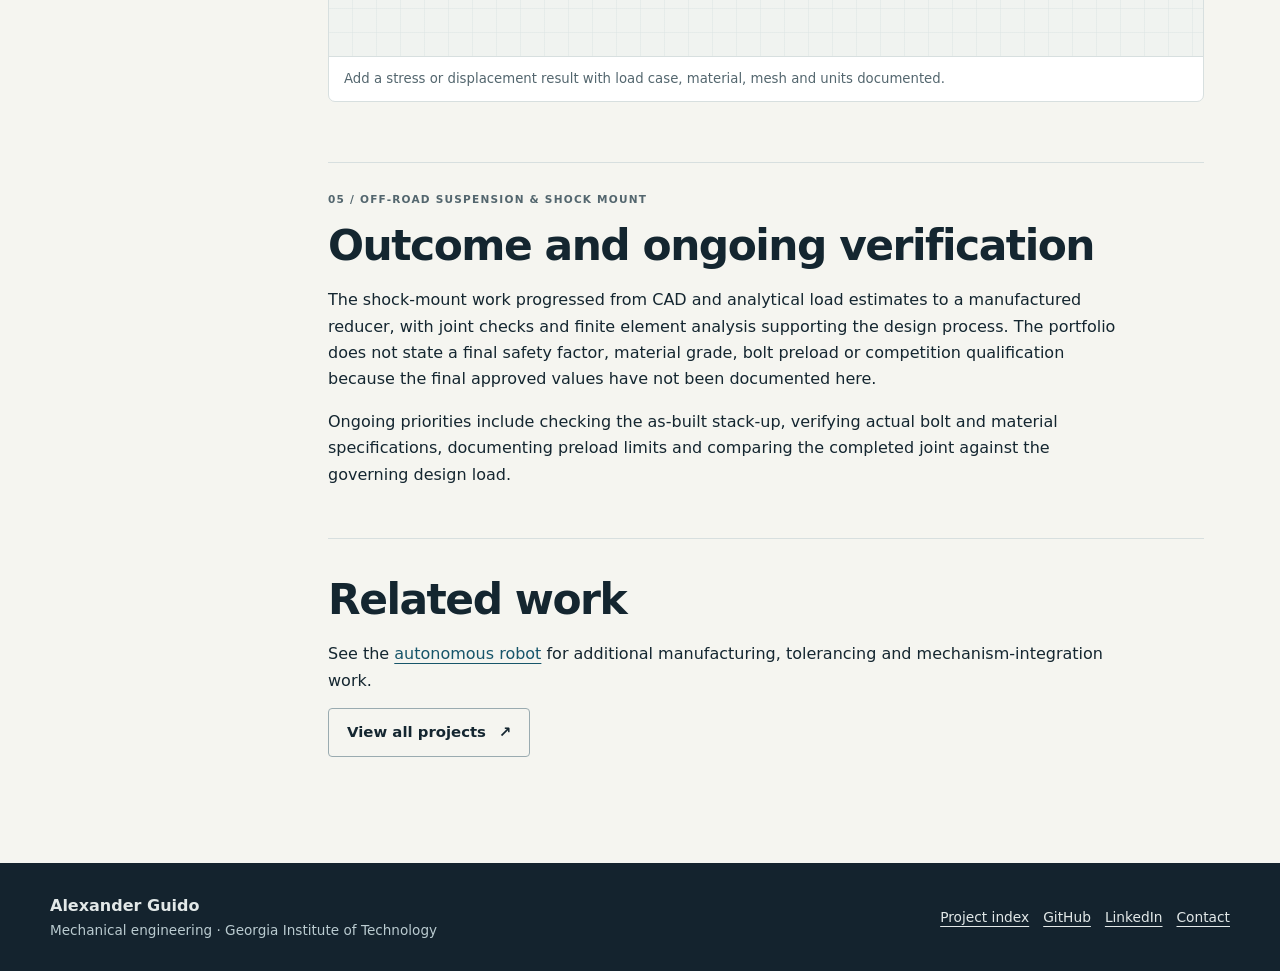
<file: racing-clubs.html>
<!doctype html>
<html lang="en"><head><meta charset="utf-8"><meta name="viewport" content="width=device-width,initial-scale=1"><meta name="description" content="A-arm geometry, governing impact loads, double-shear joint sizing, a manufactured shock reducer and structural FEA."><meta name="theme-color" content="#111c27"><title>Off-Road suspension &amp; shock mount | Alexander Guido</title><link rel="stylesheet" href="styles.css"></head>
<body><a class="skip" href="#main">Skip to content</a><header class="header"><div class="nav-wrap"><a class="brand" href="index.html"><span class="monogram" aria-hidden="true">AG</span><span>Alexander Guido<small>MECHANICAL ENGINEERING</small></span></a><nav aria-label="Main navigation"><a href="index.html">Home</a><a href="projects.html" aria-current="page">Projects</a><a href="experience.html">Experience</a><a href="about.html">About</a><a href="resume.html">Résumé</a><a href="contact.html">Contact</a></nav></div></header>
<main id="main" class="wrap"><div class="breadcrumb"><a href="projects.html">All projects</a> / Off-Road suspension & shock mount</div><section class="page-intro"><p class="eyebrow">Vehicle engineering / mechanical design</p><h1>Off-Road suspension & shock mount</h1><p class="lead">Suspension geometry and a shock-to-A-arm mounting interface designed around packaging, load transfer, fastener strength and manufacturability.</p></section><div class="case-meta"><div><small>ROLE</small><strong>Suspension Design Engineer</strong></div><div><small>PERIOD</small><strong>Jan 2026 – present</strong></div><div><small>TOOLSET</small><div class="tags"><span>SolidWorks</span><span>Excel</span><span>FEA</span><span>Manufacturing</span></div></div></div><div class="metrics"><div><strong>A-arm</strong><span>Suspension architecture</span></div><div><strong>Double shear</strong><span>Primary joint focus</span></div><div><strong>Reducer</strong><span>CAD + manufactured part</span></div><div><strong>Excel + FEA</strong><span>Complementary analysis</span></div></div><div class="case-layout"><aside class="contents"><p class="eyebrow">In this case study</p><a href="#s1">01 <span>System requirements and geometry</span></a><a href="#s2">02 <span>Load cases and joint sizing</span></a><a href="#s3">03 <span>Shock reducer design and fabrication</span></a><a href="#s4">04 <span>Finite element analysis and iteration</span></a><a href="#s5">05 <span>Outcome and ongoing verification</span></a></aside><article class="case-content"><section class="case-section" id="s1"><p class="section-index">01 / Off-Road suspension & shock mount</p><h2>System requirements and geometry</h2><p>Off-road suspension has to accommodate wheel travel and uneven terrain while maintaining controlled motion, mechanical clearance and durability. My work in Georgia Tech Off-Road Racing focuses on A-arm and shock-mount assemblies, particularly the transfer of shock reaction loads into the suspension structure.</p><p>I used SolidWorks to evaluate shock placement, wheel travel, joint alignment, kinematic behavior, obstacle clearance and the effect of geometry on load paths. Packaging decisions affect both suspension performance and the loads imposed on brackets and fasteners.</p><figure class="media"><div class="image-frame"><img src="assets/suspension.jpg" alt="Existing suspension assembly image" loading="lazy" decoding="async"></div><figcaption>Suspension layout — A-arm and shock interfaces.</figcaption></figure></section><section class="case-section" id="s2"><p class="section-index">02 / Off-Road suspension & shock mount</p><h2>Load cases and joint sizing</h2><p>I modeled reaction forces and governing impact load cases in Excel. The shock load is resolved into reactions at the mounting interface, then used to compare candidate fastener sizes and mounting-tab geometry. The objective is to understand how the joint can fail before committing to a part geometry.</p><div class="diagram" role="group" aria-label="Shock-mount load path"><p class="eyebrow">Shock-mount load path</p><ol><li><span class="step-no">01</span><strong>Wheel / terrain</strong><small>External reaction and impact loading</small></li><li><span class="step-no">02</span><strong>Suspension</strong><small>A-arm and shock geometry</small></li><li><span class="step-no">03</span><strong>Shock eye</strong><small>Reducer and bolt interface</small></li><li><span class="step-no">04</span><strong>Mounting tabs</strong><small>Transfer reaction into structure</small></li></ol></div><p>The calculation framework compares single- and double-shear configurations. Double shear distributes the idealized transverse load across two shear planes; unequal stiffness, offsets and bending can prevent the real load split from matching that idealization.</p><div class="equation"><strong>τ = F / (n A)</strong><span>Nominal average bolt shear stress; n = number of shear planes</span></div><div class="equation"><strong>p = F / (t d)</strong><span>Nominal projected bearing stress at a loaded interface; use the reaction at that interface</span></div><p>These are representative sizing equations, not released design values. Additional checks include edge tear-out, material strength, factor of safety and geometry-specific stress concentrations.</p><figure class="media"><div class="image-frame placeholder" data-asset="offroad-loadcase.png"><span class="crosshair" aria-hidden="true">+</span><small>DOCUMENTATION SLOT</small><strong>Load diagram and calculation sheet</strong></div><figcaption>Add the governing reaction-force diagram and a sanitized excerpt from the SUS5 sizing workbook.</figcaption></figure></section><section class="case-section" id="s3"><p class="section-index">03 / Off-Road suspension & shock mount</p><h2>Shock reducer design and fabrication</h2><p>I CAD-modeled and manufactured a shock-mount reducer that interfaces the shock eye with the mounting bolt and the available tab spacing. The reducer must locate the shock, establish the correct bearing contact and provide a repeatable assembly while remaining practical to machine.</p><div class="detail-grid"><div><h3>Fit</h3><p>Shock-eye bore, reduced inner bolt clearance and shoulder dimensions determine the locating interfaces.</p></div><div><h3>Axial stack</h3><p>A pair of reducers and the shock eye must fit between mounting tabs without creating unintended gaps or interference.</p></div><div><h3>Preload</h3><p>Clamp-load checks consider bearing/contact pressure and whether the reducer can withstand assembly preload without crushing or permanent deformation.</p></div><div><h3>DFM</h3><p>Material selection, step diameters, shoulder geometry, tool access, tolerances and inspection all inform manufacturable geometry.</p></div></div><figure class="media"><div class="technical-svg"><svg viewBox="0 0 620 270" role="img" aria-labelledby="reducer-title"><title id="reducer-title">Conceptual section of a double-shear shock joint with two reducers, not to scale</title><defs><pattern id="hatch" width="9" height="9" patternUnits="userSpaceOnUse"><path d="M0 9L9 0" stroke="#6e8590" stroke-width="1"/></pattern></defs><g stroke="#243b49" stroke-width="2" fill="none"><path d="M75 55H115V215H75ZM505 55H545V215H505Z" fill="url(#hatch)"/><path d="M220 75H400V195H220Z" fill="#c7d4db"/><path d="M115 105H160V82H220V120H270V150H220V188H160V165H115Z" fill="#e8af5c"/><path d="M505 105H460V82H400V120H350V150H400V188H460V165H505Z" fill="#e8af5c"/><rect x="55" y="125" width="510" height="20" fill="#f3f5f4"/><path d="M55 117V153M565 117V153M115 42V228M505 42V228" stroke-dasharray="6 5"/></g><g fill="#243b49" font-size="13" font-family="system-ui" text-anchor="middle"><text x="95" y="34">Tab</text><text x="525" y="34">Tab</text><text x="310" y="63">Shock eye</text><text x="183" y="245">Reducer</text><text x="437" y="245">Reducer</text><text x="310" y="165">Bolt axis</text></g></svg></div><figcaption>Illustrative double-shear stack-up. Geometry is schematic, not a released drawing or measured part.</figcaption></figure><figure class="media"><div class="image-frame placeholder" data-asset="offroad-reducer-cad.png"><span class="crosshair" aria-hidden="true">+</span><small>DOCUMENTATION SLOT</small><strong>Reducer CAD and drawing</strong></div><figcaption>Show your actual part dimensions, material and tolerance notes after approval.</figcaption></figure><figure class="media"><div class="image-frame placeholder" data-asset="offroad-reducer-machined.jpg"><span class="crosshair" aria-hidden="true">+</span><small>DOCUMENTATION SLOT</small><strong>Manufactured reducer</strong></div><figcaption>Close-up of the machined part, ideally next to the CAD drawing or installed interface.</figcaption></figure></section><section class="case-section" id="s4"><p class="section-index">04 / Off-Road suspension & shock mount</p><h2>Finite element analysis and iteration</h2><p>I applied ANSYS FEA to suspension-mount deformation, stress concentrations and load transfer under impact loading. The results helped refine component stiffness and joint geometry and compare likely failure modes with the analytical calculations.</p><p>For a meaningful comparison, the model should reflect how the part is restrained, where the force enters the assembly and whether the simplified load representation is appropriate for the real joint. Local peaks at a sharp corner or constraint require interpretation rather than automatic acceptance.</p><figure class="media"><div class="image-frame placeholder" data-asset="offroad-fea.png"><span class="crosshair" aria-hidden="true">+</span><small>DOCUMENTATION SLOT</small><strong>ANSYS mounting-interface analysis</strong></div><figcaption>Add a stress or displacement result with load case, material, mesh and units documented.</figcaption></figure></section><section class="case-section" id="s5"><p class="section-index">05 / Off-Road suspension & shock mount</p><h2>Outcome and ongoing verification</h2><p>The shock-mount work progressed from CAD and analytical load estimates to a manufactured reducer, with joint checks and finite element analysis supporting the design process. The portfolio does not state a final safety factor, material grade, bolt preload or competition qualification because the final approved values have not been documented here.</p><p>Ongoing priorities include checking the as-built stack-up, verifying actual bolt and material specifications, documenting preload limits and comparing the completed joint against the governing design load.</p></section><section class="case-section"><h2>Related work</h2><p>See the <a href='me2110.html'>autonomous robot</a> for additional manufacturing, tolerancing and mechanism-integration work.</p><a class="button secondary" href="projects.html">View all projects <span aria-hidden="true">↗</span></a></section></article></div></main><footer><div class="footer-inner"><div><strong>Alexander Guido</strong><p>Mechanical engineering · Georgia Institute of Technology</p></div><div class="footer-links"><a href="projects.html">Project index</a><a href="https://github.com/aguido8">GitHub</a><a href="https://linkedin.com/in/alexander-guido">LinkedIn</a><a href="contact.html">Contact</a></div></div></footer></body></html>
</file>
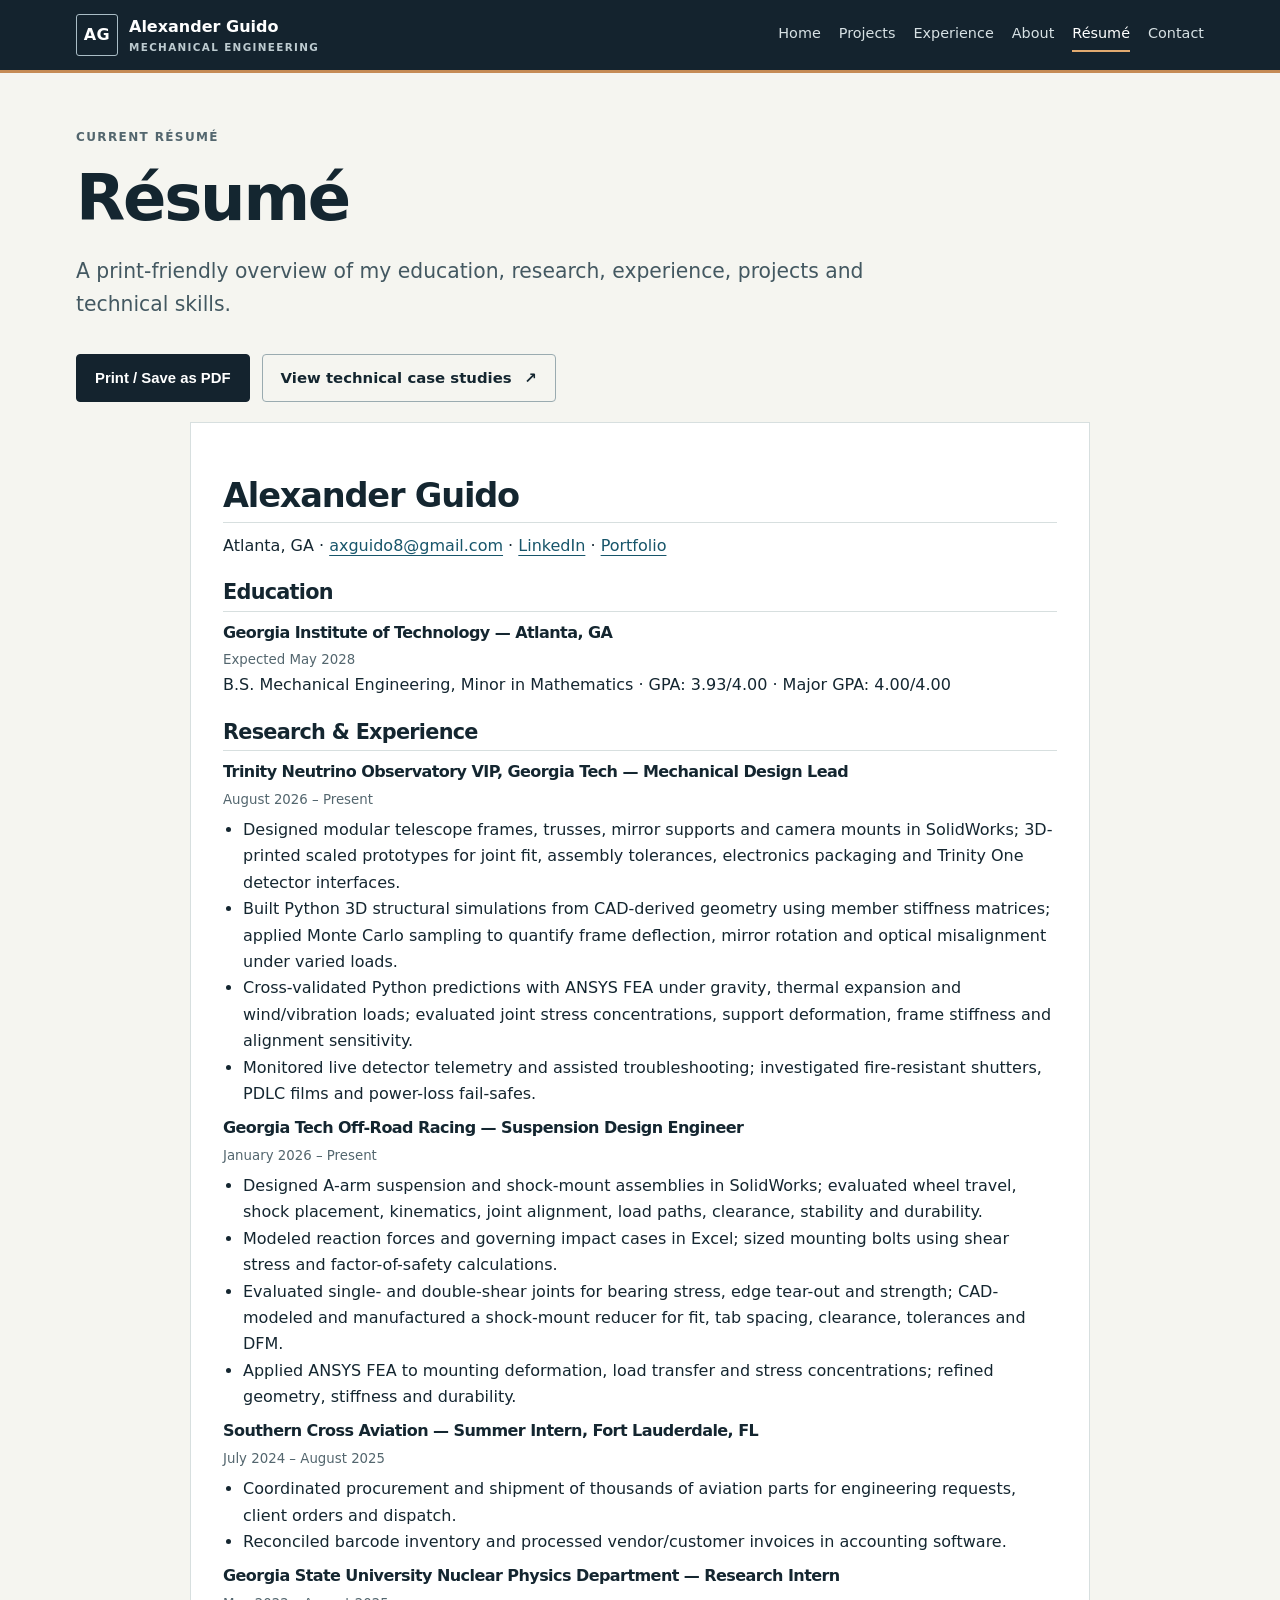
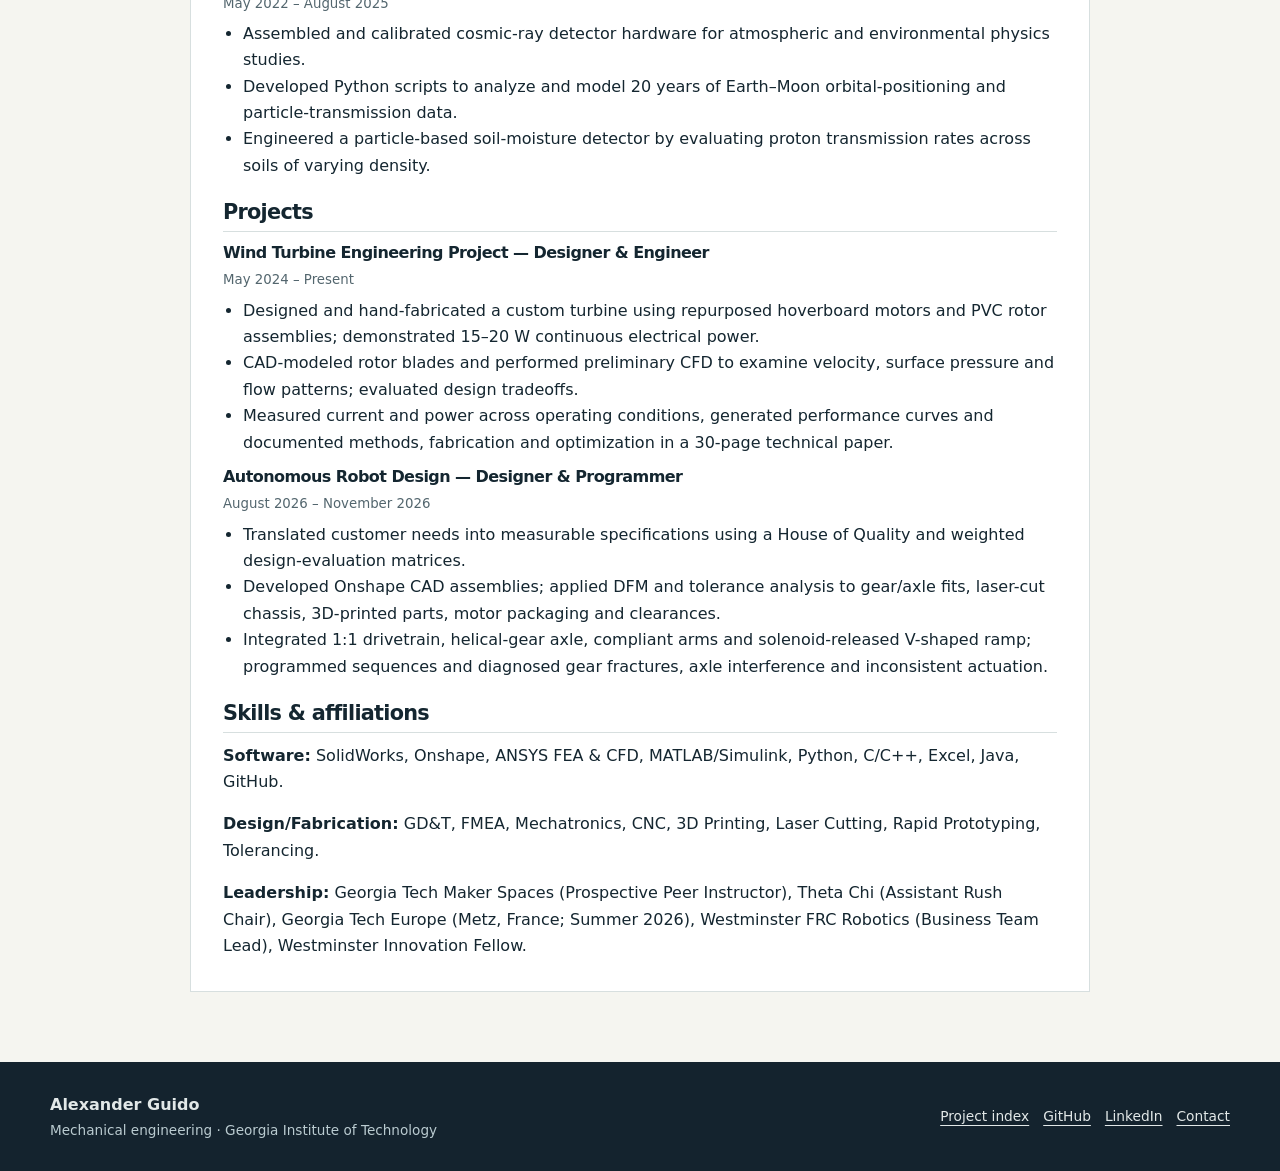
<file: resume.html>
<!doctype html>
<html lang="en"><head><meta charset="utf-8"><meta name="viewport" content="width=device-width,initial-scale=1"><meta name="description" content="Current engineering résumé in accessible printable HTML."><meta name="theme-color" content="#111c27"><title>Résumé | Alexander Guido</title><link rel="stylesheet" href="styles.css"></head>
<body><a class="skip" href="#main">Skip to content</a><header class="header"><div class="nav-wrap"><a class="brand" href="index.html"><span class="monogram" aria-hidden="true">AG</span><span>Alexander Guido<small>MECHANICAL ENGINEERING</small></span></a><nav aria-label="Main navigation"><a href="index.html">Home</a><a href="projects.html">Projects</a><a href="experience.html">Experience</a><a href="about.html">About</a><a href="resume.html" aria-current="page">Résumé</a><a href="contact.html">Contact</a></nav></div></header>
<main id="main" class="wrap"><section class="page-intro"><p class="eyebrow">Current résumé</p><h1>Résumé</h1><p class="lead">A print-friendly overview of my education, research, experience, projects and technical skills.</p></section><div class="actions" style="margin:0 0 20px"><button class="button" type="button" onclick="window.print()">Print / Save as PDF</button><a class="button secondary" href="projects.html">View technical case studies <span aria-hidden="true">↗</span></a></div><article class="resume"><h2 class="resume-title">Alexander Guido</h2><p>Atlanta, GA · <a href="mailto:axguido8@gmail.com">axguido8@gmail.com</a> · <a href="https://linkedin.com/in/alexander-guido">LinkedIn</a> · <a href="index.html">Portfolio</a></p><h2>Education</h2><h3>Georgia Institute of Technology — Atlanta, GA</h3><small>Expected May 2028</small><p>B.S. Mechanical Engineering, Minor in Mathematics · GPA: 3.93/4.00 · Major GPA: 4.00/4.00</p><h2>Research & Experience</h2><h3>Trinity Neutrino Observatory VIP, Georgia Tech — Mechanical Design Lead</h3><small>August 2026 – Present</small><ul><li>Designed modular telescope frames, trusses, mirror supports and camera mounts in SolidWorks; 3D-printed scaled prototypes for joint fit, assembly tolerances, electronics packaging and Trinity One detector interfaces.</li><li>Built Python 3D structural simulations from CAD-derived geometry using member stiffness matrices; applied Monte Carlo sampling to quantify frame deflection, mirror rotation and optical misalignment under varied loads.</li><li>Cross-validated Python predictions with ANSYS FEA under gravity, thermal expansion and wind/vibration loads; evaluated joint stress concentrations, support deformation, frame stiffness and alignment sensitivity.</li><li>Monitored live detector telemetry and assisted troubleshooting; investigated fire-resistant shutters, PDLC films and power-loss fail-safes.</li></ul><h3>Georgia Tech Off-Road Racing — Suspension Design Engineer</h3><small>January 2026 – Present</small><ul><li>Designed A-arm suspension and shock-mount assemblies in SolidWorks; evaluated wheel travel, shock placement, kinematics, joint alignment, load paths, clearance, stability and durability.</li><li>Modeled reaction forces and governing impact cases in Excel; sized mounting bolts using shear stress and factor-of-safety calculations.</li><li>Evaluated single- and double-shear joints for bearing stress, edge tear-out and strength; CAD-modeled and manufactured a shock-mount reducer for fit, tab spacing, clearance, tolerances and DFM.</li><li>Applied ANSYS FEA to mounting deformation, load transfer and stress concentrations; refined geometry, stiffness and durability.</li></ul><h3>Southern Cross Aviation — Summer Intern, Fort Lauderdale, FL</h3><small>July 2024 – August 2025</small><ul><li>Coordinated procurement and shipment of thousands of aviation parts for engineering requests, client orders and dispatch.</li><li>Reconciled barcode inventory and processed vendor/customer invoices in accounting software.</li></ul><h3>Georgia State University Nuclear Physics Department — Research Intern</h3><small>May 2022 – August 2025</small><ul><li>Assembled and calibrated cosmic-ray detector hardware for atmospheric and environmental physics studies.</li><li>Developed Python scripts to analyze and model 20 years of Earth–Moon orbital-positioning and particle-transmission data.</li><li>Engineered a particle-based soil-moisture detector by evaluating proton transmission rates across soils of varying density.</li></ul><h2>Projects</h2><h3>Wind Turbine Engineering Project — Designer & Engineer</h3><small>May 2024 – Present</small><ul><li>Designed and hand-fabricated a custom turbine using repurposed hoverboard motors and PVC rotor assemblies; demonstrated 15–20 W continuous electrical power.</li><li>CAD-modeled rotor blades and performed preliminary CFD to examine velocity, surface pressure and flow patterns; evaluated design tradeoffs.</li><li>Measured current and power across operating conditions, generated performance curves and documented methods, fabrication and optimization in a 30-page technical paper.</li></ul><h3>Autonomous Robot Design — Designer & Programmer</h3><small>August 2026 – November 2026</small><ul><li>Translated customer needs into measurable specifications using a House of Quality and weighted design-evaluation matrices.</li><li>Developed Onshape CAD assemblies; applied DFM and tolerance analysis to gear/axle fits, laser-cut chassis, 3D-printed parts, motor packaging and clearances.</li><li>Integrated 1:1 drivetrain, helical-gear axle, compliant arms and solenoid-released V-shaped ramp; programmed sequences and diagnosed gear fractures, axle interference and inconsistent actuation.</li></ul><h2>Skills & affiliations</h2><p><strong>Software:</strong> SolidWorks, Onshape, ANSYS FEA & CFD, MATLAB/Simulink, Python, C/C++, Excel, Java, GitHub.</p><p><strong>Design/Fabrication:</strong> GD&T, FMEA, Mechatronics, CNC, 3D Printing, Laser Cutting, Rapid Prototyping, Tolerancing.</p><p><strong>Leadership:</strong> Georgia Tech Maker Spaces (Prospective Peer Instructor), Theta Chi (Assistant Rush Chair), Georgia Tech Europe (Metz, France; Summer 2026), Westminster FRC Robotics (Business Team Lead), Westminster Innovation Fellow.</p></article></main><footer><div class="footer-inner"><div><strong>Alexander Guido</strong><p>Mechanical engineering · Georgia Institute of Technology</p></div><div class="footer-links"><a href="projects.html">Project index</a><a href="https://github.com/aguido8">GitHub</a><a href="https://linkedin.com/in/alexander-guido">LinkedIn</a><a href="contact.html">Contact</a></div></div></footer></body></html>
</file>
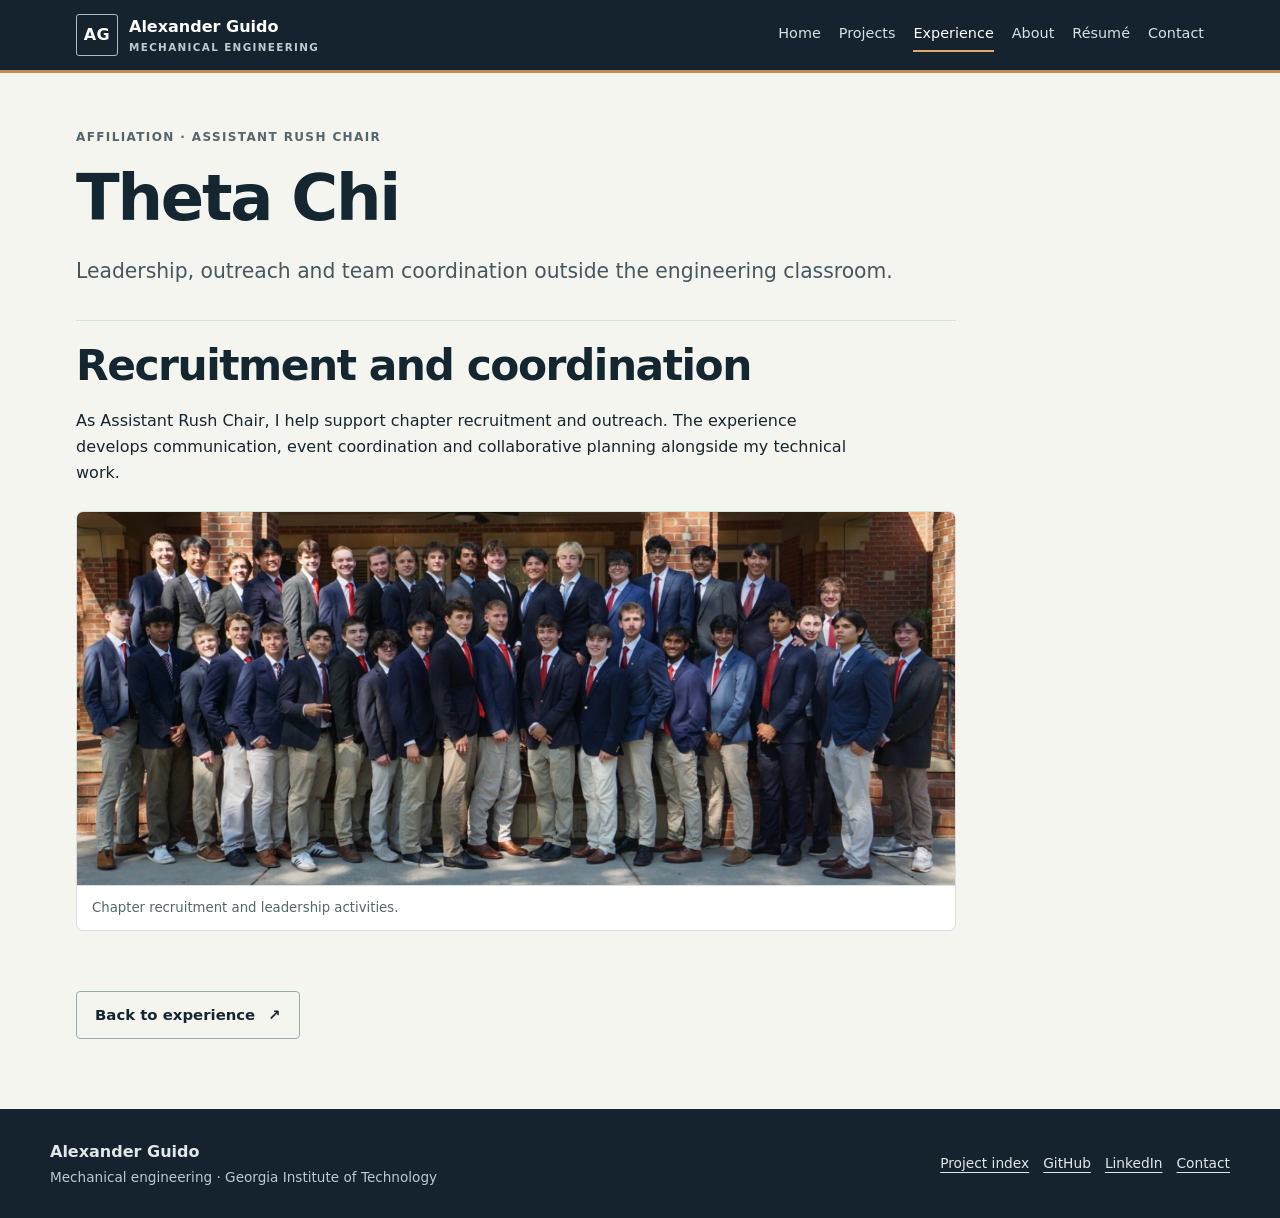
<file: theta-chi.html>
<!doctype html>
<html lang="en"><head><meta charset="utf-8"><meta name="viewport" content="width=device-width,initial-scale=1"><meta name="description" content="Theta Chi assistant rush chair leadership."><meta name="theme-color" content="#111c27"><title>Theta Chi | Alexander Guido</title><link rel="stylesheet" href="styles.css"></head>
<body><a class="skip" href="#main">Skip to content</a><header class="header"><div class="nav-wrap"><a class="brand" href="index.html"><span class="monogram" aria-hidden="true">AG</span><span>Alexander Guido<small>MECHANICAL ENGINEERING</small></span></a><nav aria-label="Main navigation"><a href="index.html">Home</a><a href="projects.html">Projects</a><a href="experience.html" aria-current="page">Experience</a><a href="about.html">About</a><a href="resume.html">Résumé</a><a href="contact.html">Contact</a></nav></div></header>
<main id="main" class="wrap"><section class="page-intro"><p class="eyebrow">Affiliation · Assistant Rush Chair</p><h1>Theta Chi</h1><p class="lead">Leadership, outreach and team coordination outside the engineering classroom.</p></section><div class="case-content"><section class="case-section"><h2>Recruitment and coordination</h2><p>As Assistant Rush Chair, I help support chapter recruitment and outreach. The experience develops communication, event coordination and collaborative planning alongside my technical work.</p><figure class="media"><div class="image-frame"><img src="assets/recruitment.jpg" alt="Existing recruitment-related photograph" loading="lazy" decoding="async"></div><figcaption>Chapter recruitment and leadership activities.</figcaption></figure></section><a class="button secondary" href="experience.html">Back to experience <span aria-hidden="true">↗</span></a></div></main><footer><div class="footer-inner"><div><strong>Alexander Guido</strong><p>Mechanical engineering · Georgia Institute of Technology</p></div><div class="footer-links"><a href="projects.html">Project index</a><a href="https://github.com/aguido8">GitHub</a><a href="https://linkedin.com/in/alexander-guido">LinkedIn</a><a href="contact.html">Contact</a></div></div></footer></body></html>
</file>
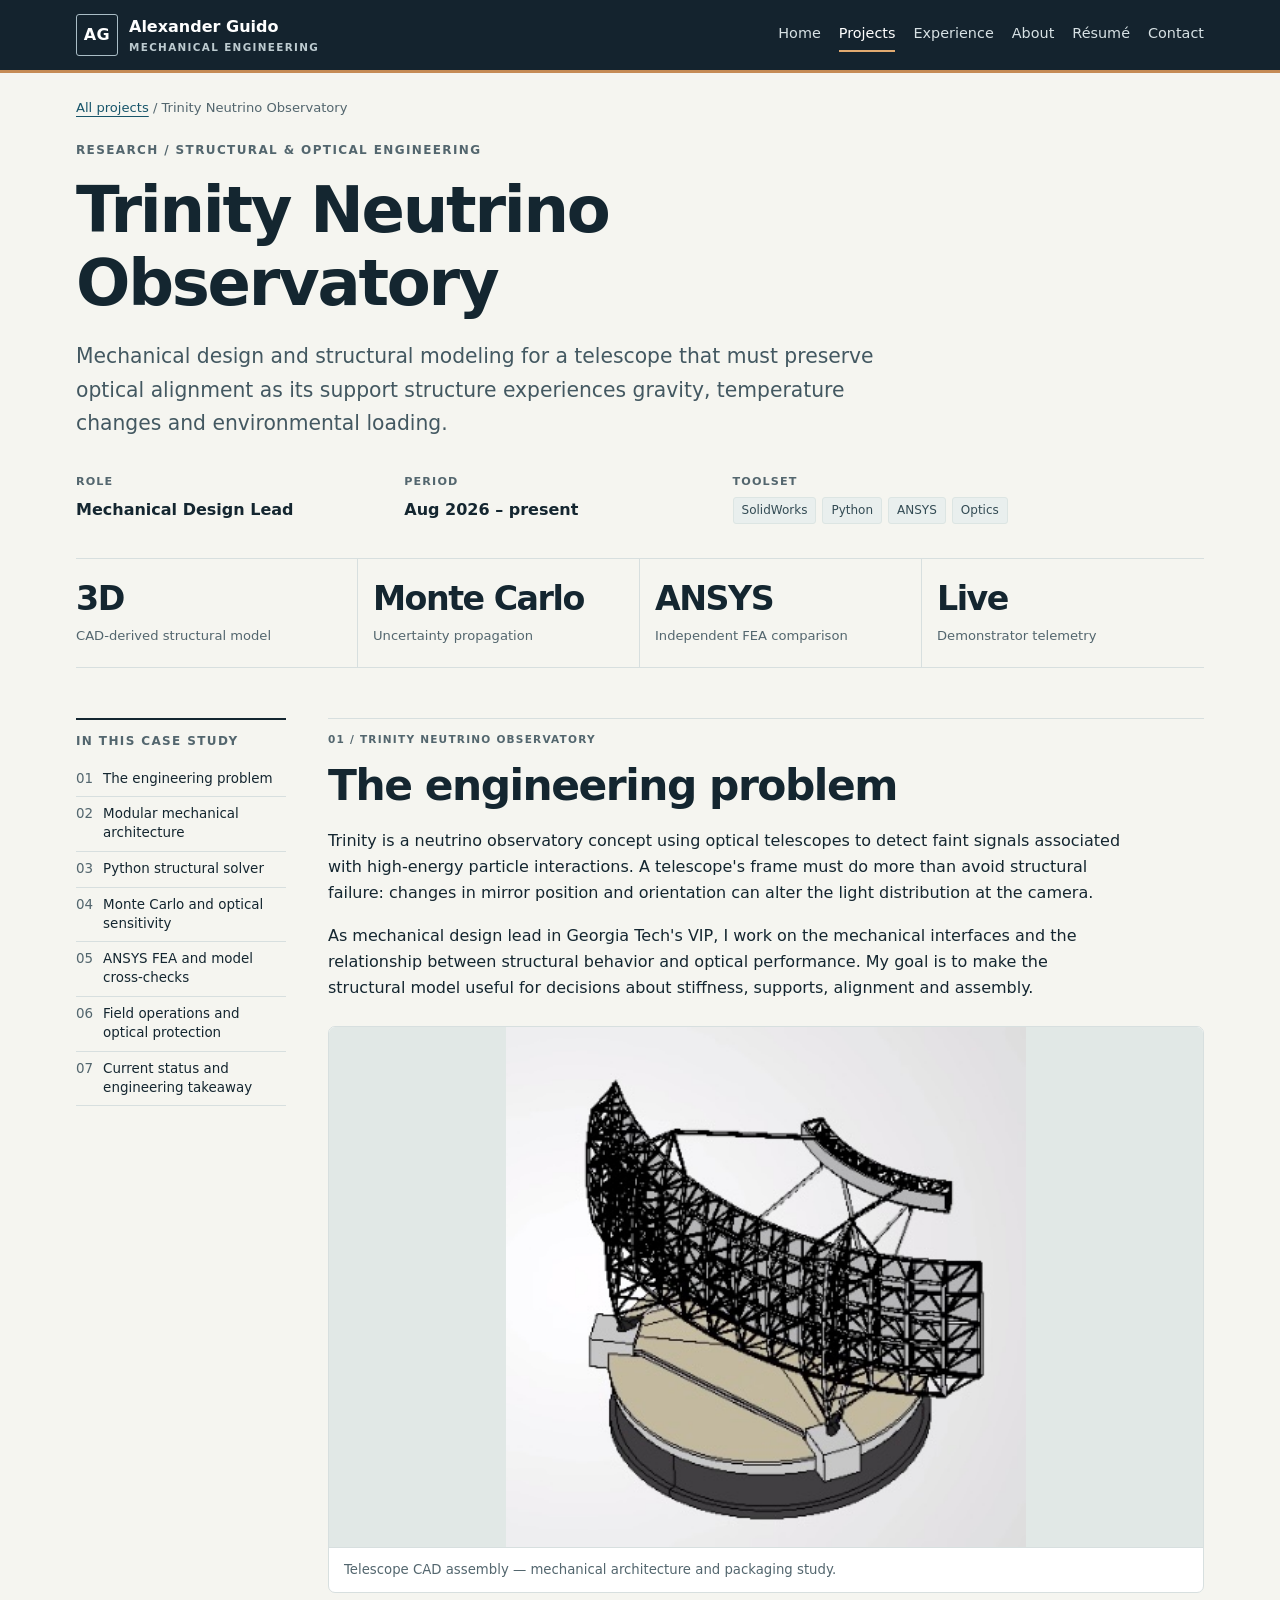
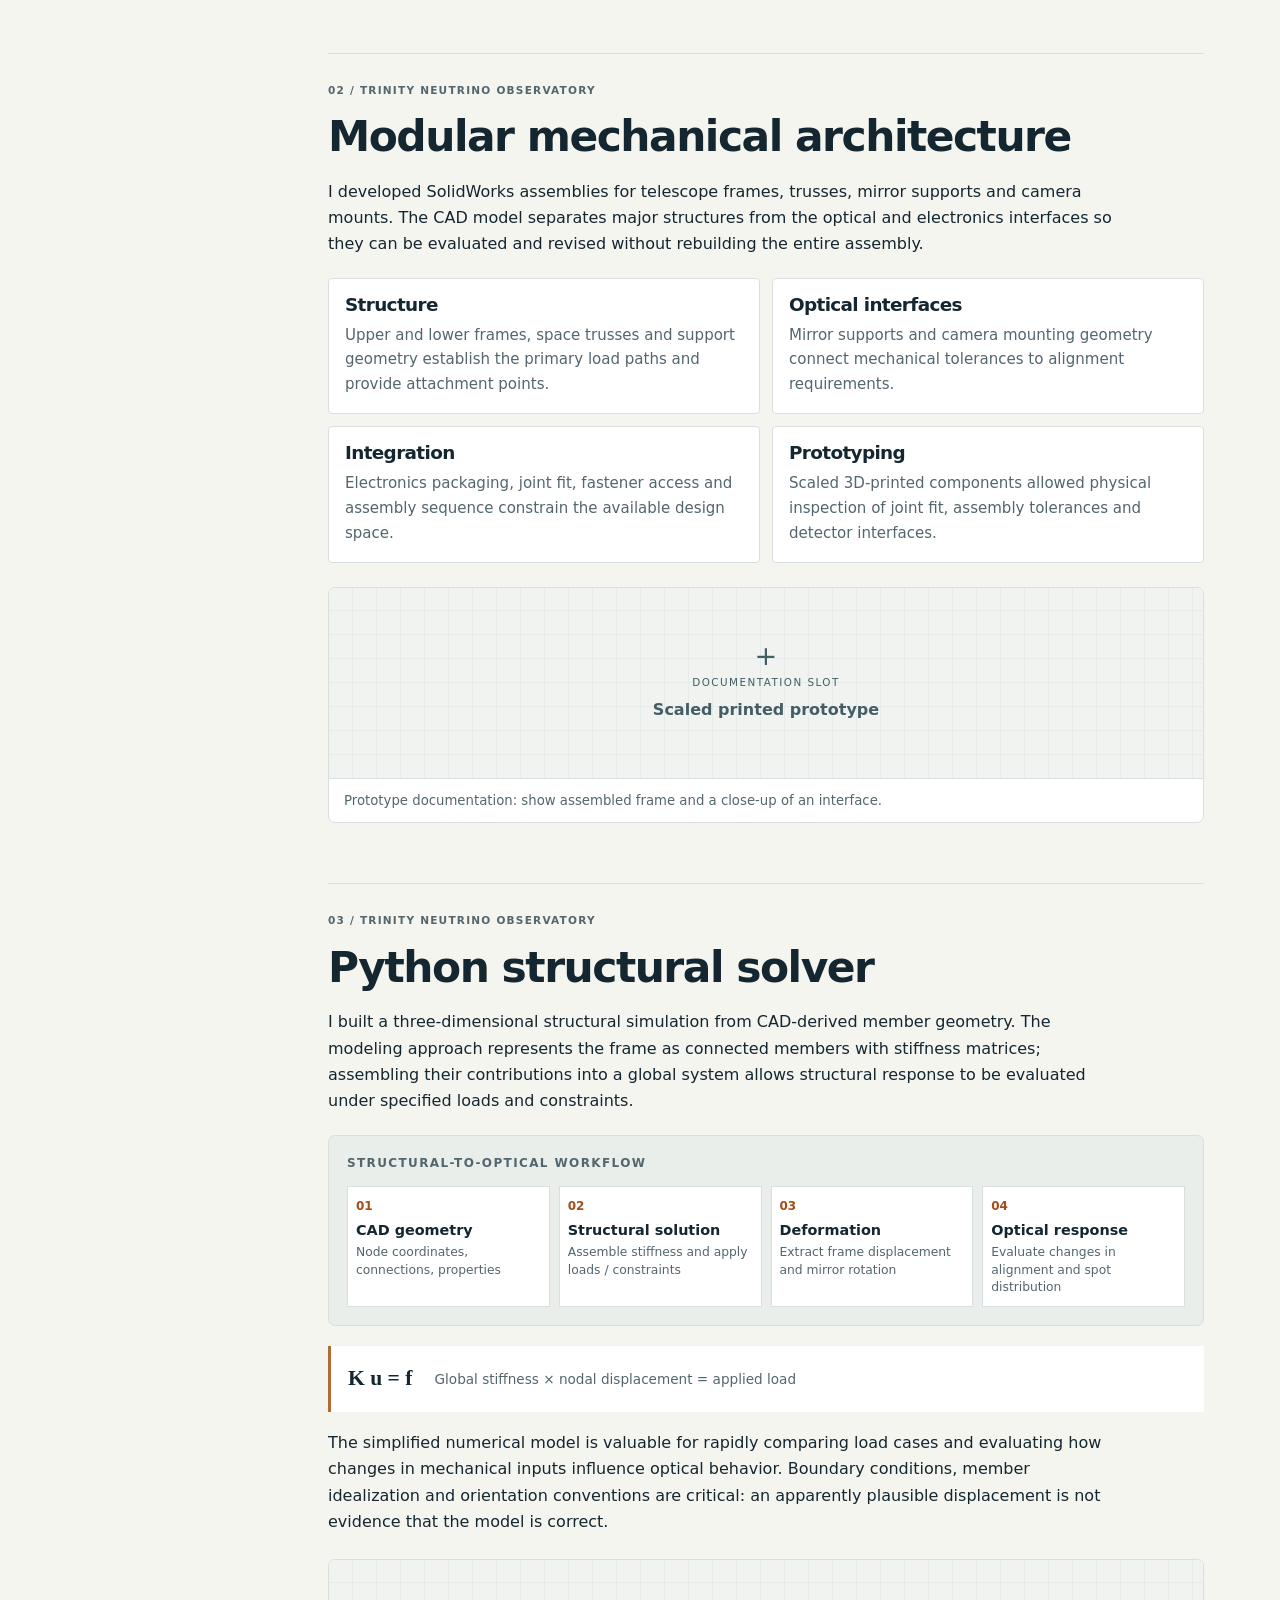
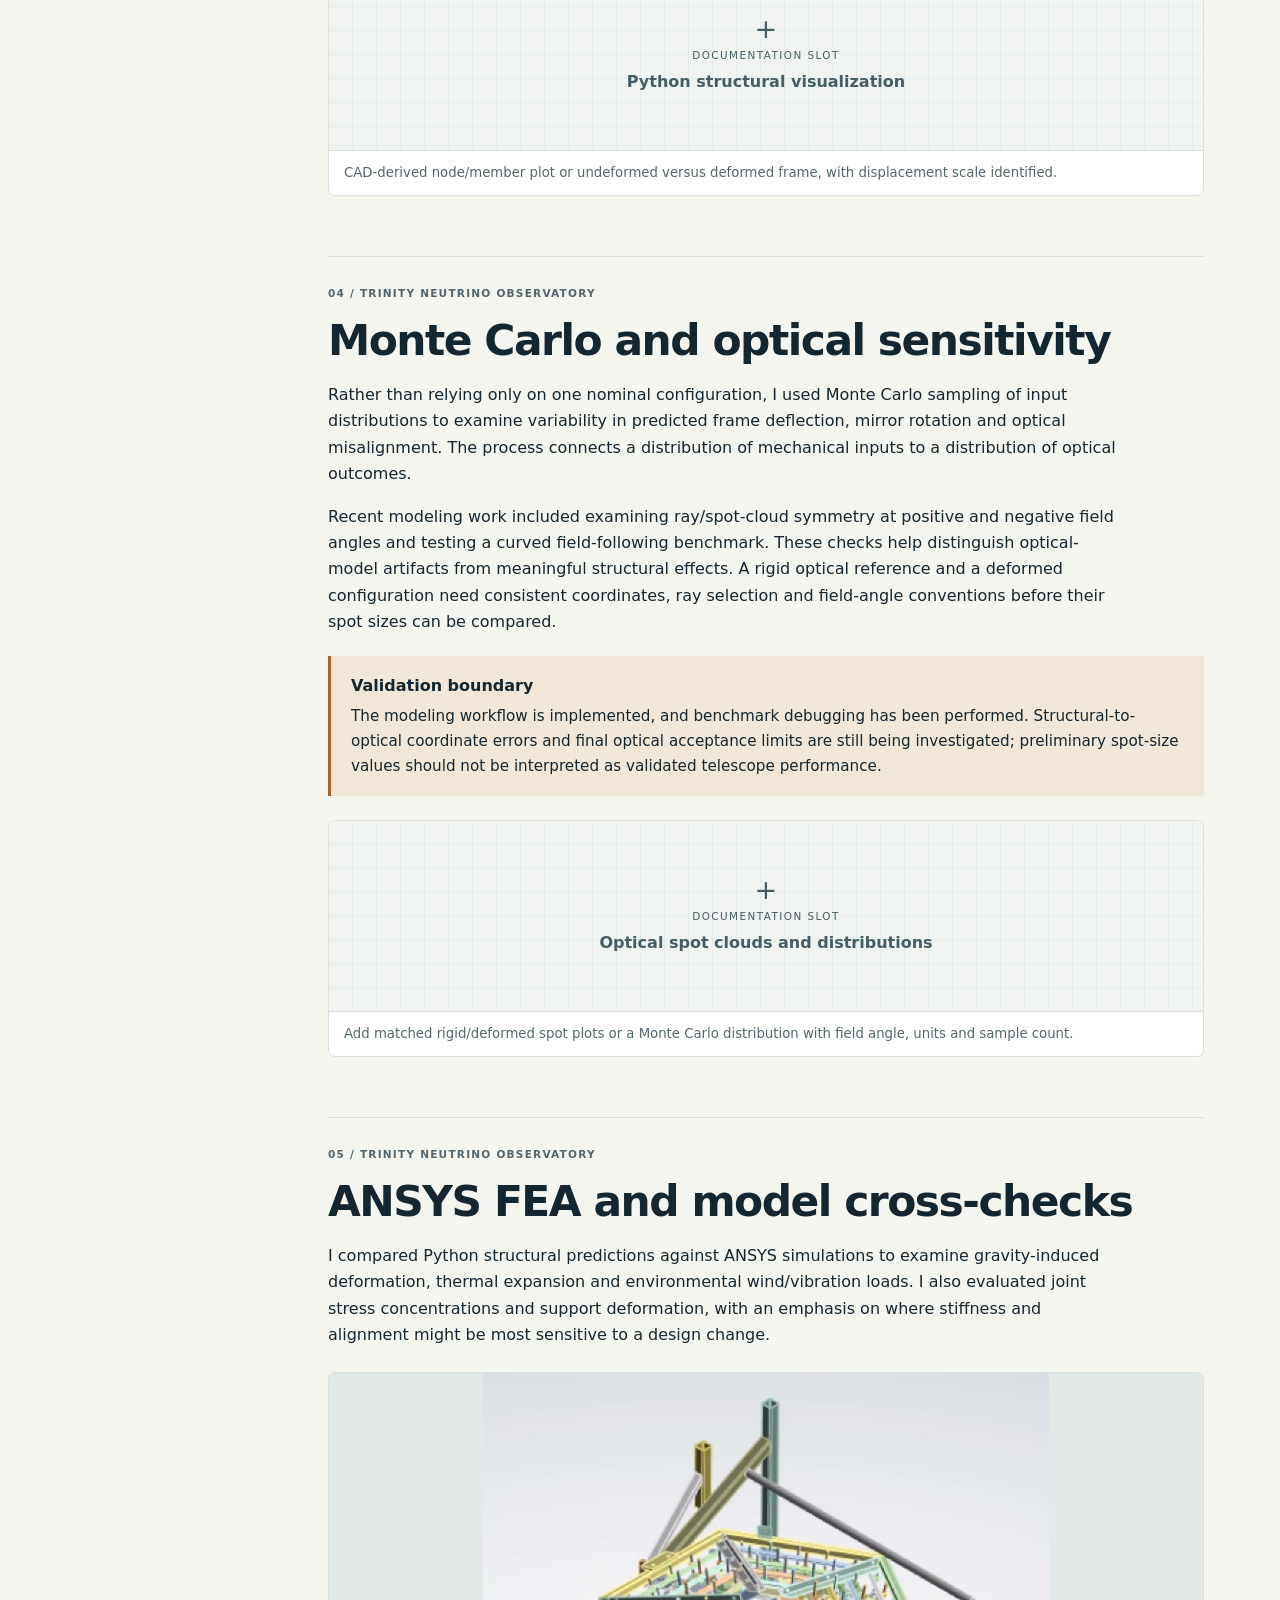
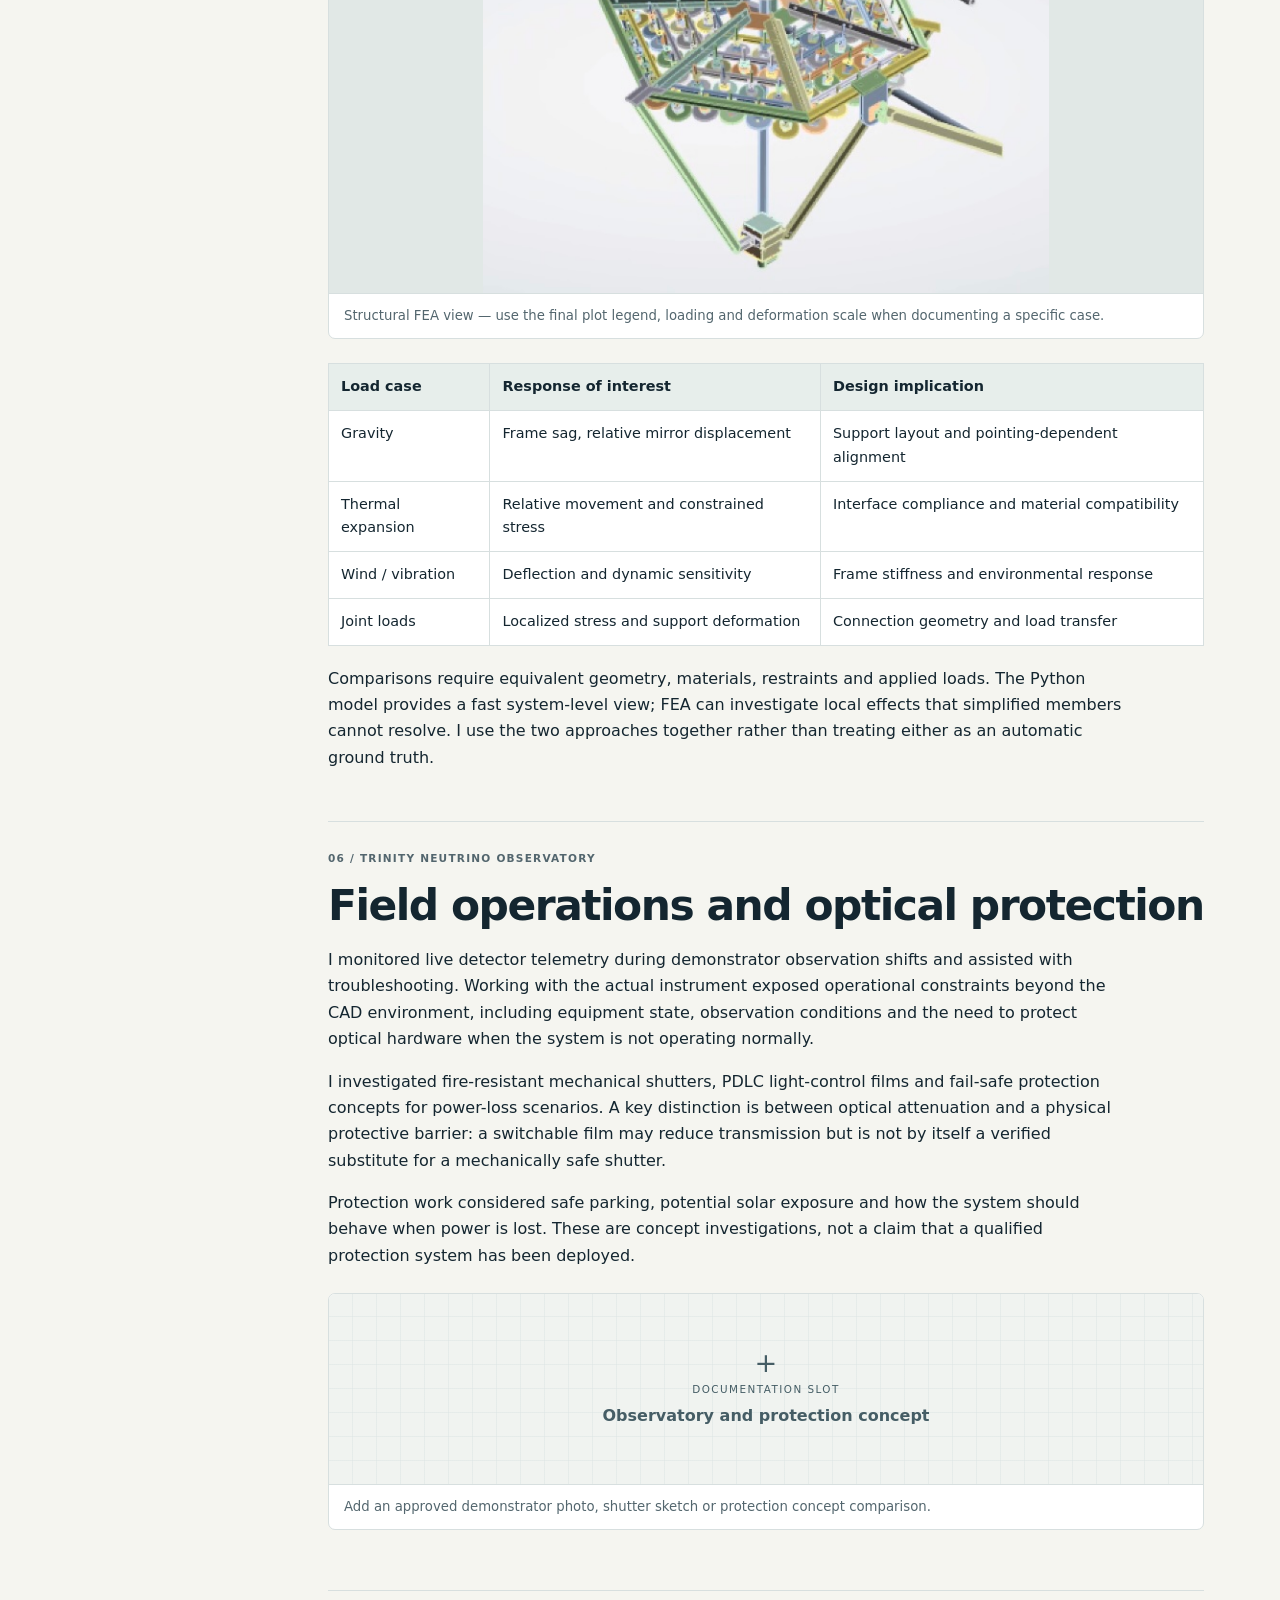
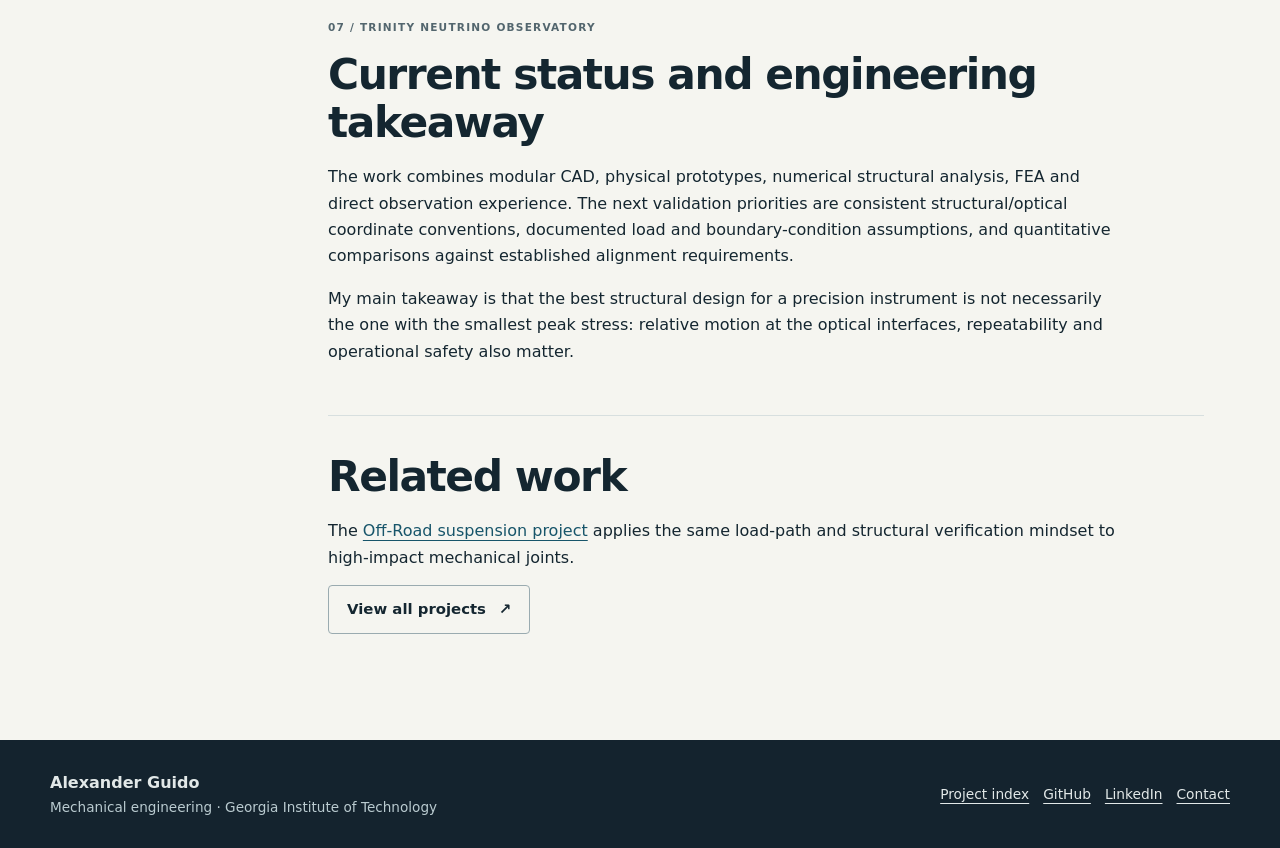
<file: trinity.html>
<!doctype html>
<html lang="en"><head><meta charset="utf-8"><meta name="viewport" content="width=device-width,initial-scale=1"><meta name="description" content="Modular telescope CAD, Python stiffness-matrix modeling, Monte Carlo optical sensitivity, ANSYS cross-checks and field operations."><meta name="theme-color" content="#111c27"><title>Trinity Neutrino Observatory | Alexander Guido</title><link rel="stylesheet" href="styles.css"></head>
<body><a class="skip" href="#main">Skip to content</a><header class="header"><div class="nav-wrap"><a class="brand" href="index.html"><span class="monogram" aria-hidden="true">AG</span><span>Alexander Guido<small>MECHANICAL ENGINEERING</small></span></a><nav aria-label="Main navigation"><a href="index.html">Home</a><a href="projects.html" aria-current="page">Projects</a><a href="experience.html">Experience</a><a href="about.html">About</a><a href="resume.html">Résumé</a><a href="contact.html">Contact</a></nav></div></header>
<main id="main" class="wrap"><div class="breadcrumb"><a href="projects.html">All projects</a> / Trinity Neutrino Observatory</div><section class="page-intro"><p class="eyebrow">Research / structural & optical engineering</p><h1>Trinity Neutrino Observatory</h1><p class="lead">Mechanical design and structural modeling for a telescope that must preserve optical alignment as its support structure experiences gravity, temperature changes and environmental loading.</p></section><div class="case-meta"><div><small>ROLE</small><strong>Mechanical Design Lead</strong></div><div><small>PERIOD</small><strong>Aug 2026 – present</strong></div><div><small>TOOLSET</small><div class="tags"><span>SolidWorks</span><span>Python</span><span>ANSYS</span><span>Optics</span></div></div></div><div class="metrics"><div><strong>3D</strong><span>CAD-derived structural model</span></div><div><strong>Monte Carlo</strong><span>Uncertainty propagation</span></div><div><strong>ANSYS</strong><span>Independent FEA comparison</span></div><div><strong>Live</strong><span>Demonstrator telemetry</span></div></div><div class="case-layout"><aside class="contents"><p class="eyebrow">In this case study</p><a href="#s1">01 <span>The engineering problem</span></a><a href="#s2">02 <span>Modular mechanical architecture</span></a><a href="#s3">03 <span>Python structural solver</span></a><a href="#s4">04 <span>Monte Carlo and optical sensitivity</span></a><a href="#s5">05 <span>ANSYS FEA and model cross-checks</span></a><a href="#s6">06 <span>Field operations and optical protection</span></a><a href="#s7">07 <span>Current status and engineering takeaway</span></a></aside><article class="case-content"><section class="case-section" id="s1"><p class="section-index">01 / Trinity Neutrino Observatory</p><h2>The engineering problem</h2><p>Trinity is a neutrino observatory concept using optical telescopes to detect faint signals associated with high-energy particle interactions. A telescope's frame must do more than avoid structural failure: changes in mirror position and orientation can alter the light distribution at the camera.</p><p>As mechanical design lead in Georgia Tech's VIP, I work on the mechanical interfaces and the relationship between structural behavior and optical performance. My goal is to make the structural model useful for decisions about stiffness, supports, alignment and assembly.</p><figure class="media"><div class="image-frame"><img src="assets/trinity-cad.jpg" alt="Existing telescope CAD assembly" loading="lazy" decoding="async"></div><figcaption>Telescope CAD assembly — mechanical architecture and packaging study.</figcaption></figure></section><section class="case-section" id="s2"><p class="section-index">02 / Trinity Neutrino Observatory</p><h2>Modular mechanical architecture</h2><p>I developed SolidWorks assemblies for telescope frames, trusses, mirror supports and camera mounts. The CAD model separates major structures from the optical and electronics interfaces so they can be evaluated and revised without rebuilding the entire assembly.</p><div class="detail-grid"><div><h3>Structure</h3><p>Upper and lower frames, space trusses and support geometry establish the primary load paths and provide attachment points.</p></div><div><h3>Optical interfaces</h3><p>Mirror supports and camera mounting geometry connect mechanical tolerances to alignment requirements.</p></div><div><h3>Integration</h3><p>Electronics packaging, joint fit, fastener access and assembly sequence constrain the available design space.</p></div><div><h3>Prototyping</h3><p>Scaled 3D-printed components allowed physical inspection of joint fit, assembly tolerances and detector interfaces.</p></div></div><figure class="media"><div class="image-frame placeholder" data-asset="trinity-prototype.jpg"><span class="crosshair" aria-hidden="true">+</span><small>DOCUMENTATION SLOT</small><strong>Scaled printed prototype</strong></div><figcaption>Prototype documentation: show assembled frame and a close-up of an interface.</figcaption></figure></section><section class="case-section" id="s3"><p class="section-index">03 / Trinity Neutrino Observatory</p><h2>Python structural solver</h2><p>I built a three-dimensional structural simulation from CAD-derived member geometry. The modeling approach represents the frame as connected members with stiffness matrices; assembling their contributions into a global system allows structural response to be evaluated under specified loads and constraints.</p><div class="diagram" role="group" aria-label="Structural-to-optical workflow"><p class="eyebrow">Structural-to-optical workflow</p><ol><li><span class="step-no">01</span><strong>CAD geometry</strong><small>Node coordinates, connections, properties</small></li><li><span class="step-no">02</span><strong>Structural solution</strong><small>Assemble stiffness and apply loads / constraints</small></li><li><span class="step-no">03</span><strong>Deformation</strong><small>Extract frame displacement and mirror rotation</small></li><li><span class="step-no">04</span><strong>Optical response</strong><small>Evaluate changes in alignment and spot distribution</small></li></ol></div><div class="equation"><strong>K u = f</strong><span>Global stiffness × nodal displacement = applied load</span></div><p>The simplified numerical model is valuable for rapidly comparing load cases and evaluating how changes in mechanical inputs influence optical behavior. Boundary conditions, member idealization and orientation conventions are critical: an apparently plausible displacement is not evidence that the model is correct.</p><figure class="media"><div class="image-frame placeholder" data-asset="trinity-python-model.png"><span class="crosshair" aria-hidden="true">+</span><small>DOCUMENTATION SLOT</small><strong>Python structural visualization</strong></div><figcaption>CAD-derived node/member plot or undeformed versus deformed frame, with displacement scale identified.</figcaption></figure></section><section class="case-section" id="s4"><p class="section-index">04 / Trinity Neutrino Observatory</p><h2>Monte Carlo and optical sensitivity</h2><p>Rather than relying only on one nominal configuration, I used Monte Carlo sampling of input distributions to examine variability in predicted frame deflection, mirror rotation and optical misalignment. The process connects a distribution of mechanical inputs to a distribution of optical outcomes.</p><p>Recent modeling work included examining ray/spot-cloud symmetry at positive and negative field angles and testing a curved field-following benchmark. These checks help distinguish optical-model artifacts from meaningful structural effects. A rigid optical reference and a deformed configuration need consistent coordinates, ray selection and field-angle conventions before their spot sizes can be compared.</p><div class="callout"><strong>Validation boundary</strong><p>The modeling workflow is implemented, and benchmark debugging has been performed. Structural-to-optical coordinate errors and final optical acceptance limits are still being investigated; preliminary spot-size values should not be interpreted as validated telescope performance.</p></div><figure class="media"><div class="image-frame placeholder" data-asset="trinity-monte-carlo.png"><span class="crosshair" aria-hidden="true">+</span><small>DOCUMENTATION SLOT</small><strong>Optical spot clouds and distributions</strong></div><figcaption>Add matched rigid/deformed spot plots or a Monte Carlo distribution with field angle, units and sample count.</figcaption></figure></section><section class="case-section" id="s5"><p class="section-index">05 / Trinity Neutrino Observatory</p><h2>ANSYS FEA and model cross-checks</h2><p>I compared Python structural predictions against ANSYS simulations to examine gravity-induced deformation, thermal expansion and environmental wind/vibration loads. I also evaluated joint stress concentrations and support deformation, with an emphasis on where stiffness and alignment might be most sensitive to a design change.</p><figure class="media"><div class="image-frame"><img src="assets/trinity-fea.jpg" alt="Existing ANSYS structural analysis illustration" loading="lazy" decoding="async"></div><figcaption>Structural FEA view — use the final plot legend, loading and deformation scale when documenting a specific case.</figcaption></figure><div class="table-scroll"><table><thead><tr><th>Load case</th><th>Response of interest</th><th>Design implication</th></tr></thead><tbody><tr><td>Gravity</td><td>Frame sag, relative mirror displacement</td><td>Support layout and pointing-dependent alignment</td></tr><tr><td>Thermal expansion</td><td>Relative movement and constrained stress</td><td>Interface compliance and material compatibility</td></tr><tr><td>Wind / vibration</td><td>Deflection and dynamic sensitivity</td><td>Frame stiffness and environmental response</td></tr><tr><td>Joint loads</td><td>Localized stress and support deformation</td><td>Connection geometry and load transfer</td></tr></tbody></table></div><p>Comparisons require equivalent geometry, materials, restraints and applied loads. The Python model provides a fast system-level view; FEA can investigate local effects that simplified members cannot resolve. I use the two approaches together rather than treating either as an automatic ground truth.</p></section><section class="case-section" id="s6"><p class="section-index">06 / Trinity Neutrino Observatory</p><h2>Field operations and optical protection</h2><p>I monitored live detector telemetry during demonstrator observation shifts and assisted with troubleshooting. Working with the actual instrument exposed operational constraints beyond the CAD environment, including equipment state, observation conditions and the need to protect optical hardware when the system is not operating normally.</p><p>I investigated fire-resistant mechanical shutters, PDLC light-control films and fail-safe protection concepts for power-loss scenarios. A key distinction is between optical attenuation and a physical protective barrier: a switchable film may reduce transmission but is not by itself a verified substitute for a mechanically safe shutter.</p><p>Protection work considered safe parking, potential solar exposure and how the system should behave when power is lost. These are concept investigations, not a claim that a qualified protection system has been deployed.</p><figure class="media"><div class="image-frame placeholder" data-asset="trinity-operations.jpg"><span class="crosshair" aria-hidden="true">+</span><small>DOCUMENTATION SLOT</small><strong>Observatory and protection concept</strong></div><figcaption>Add an approved demonstrator photo, shutter sketch or protection concept comparison.</figcaption></figure></section><section class="case-section" id="s7"><p class="section-index">07 / Trinity Neutrino Observatory</p><h2>Current status and engineering takeaway</h2><p>The work combines modular CAD, physical prototypes, numerical structural analysis, FEA and direct observation experience. The next validation priorities are consistent structural/optical coordinate conventions, documented load and boundary-condition assumptions, and quantitative comparisons against established alignment requirements.</p><p>My main takeaway is that the best structural design for a precision instrument is not necessarily the one with the smallest peak stress: relative motion at the optical interfaces, repeatability and operational safety also matter.</p></section><section class="case-section"><h2>Related work</h2><p>The <a href='racing-clubs.html'>Off-Road suspension project</a> applies the same load-path and structural verification mindset to high-impact mechanical joints.</p><a class="button secondary" href="projects.html">View all projects <span aria-hidden="true">↗</span></a></section></article></div></main><footer><div class="footer-inner"><div><strong>Alexander Guido</strong><p>Mechanical engineering · Georgia Institute of Technology</p></div><div class="footer-links"><a href="projects.html">Project index</a><a href="https://github.com/aguido8">GitHub</a><a href="https://linkedin.com/in/alexander-guido">LinkedIn</a><a href="contact.html">Contact</a></div></div></footer></body></html>
</file>
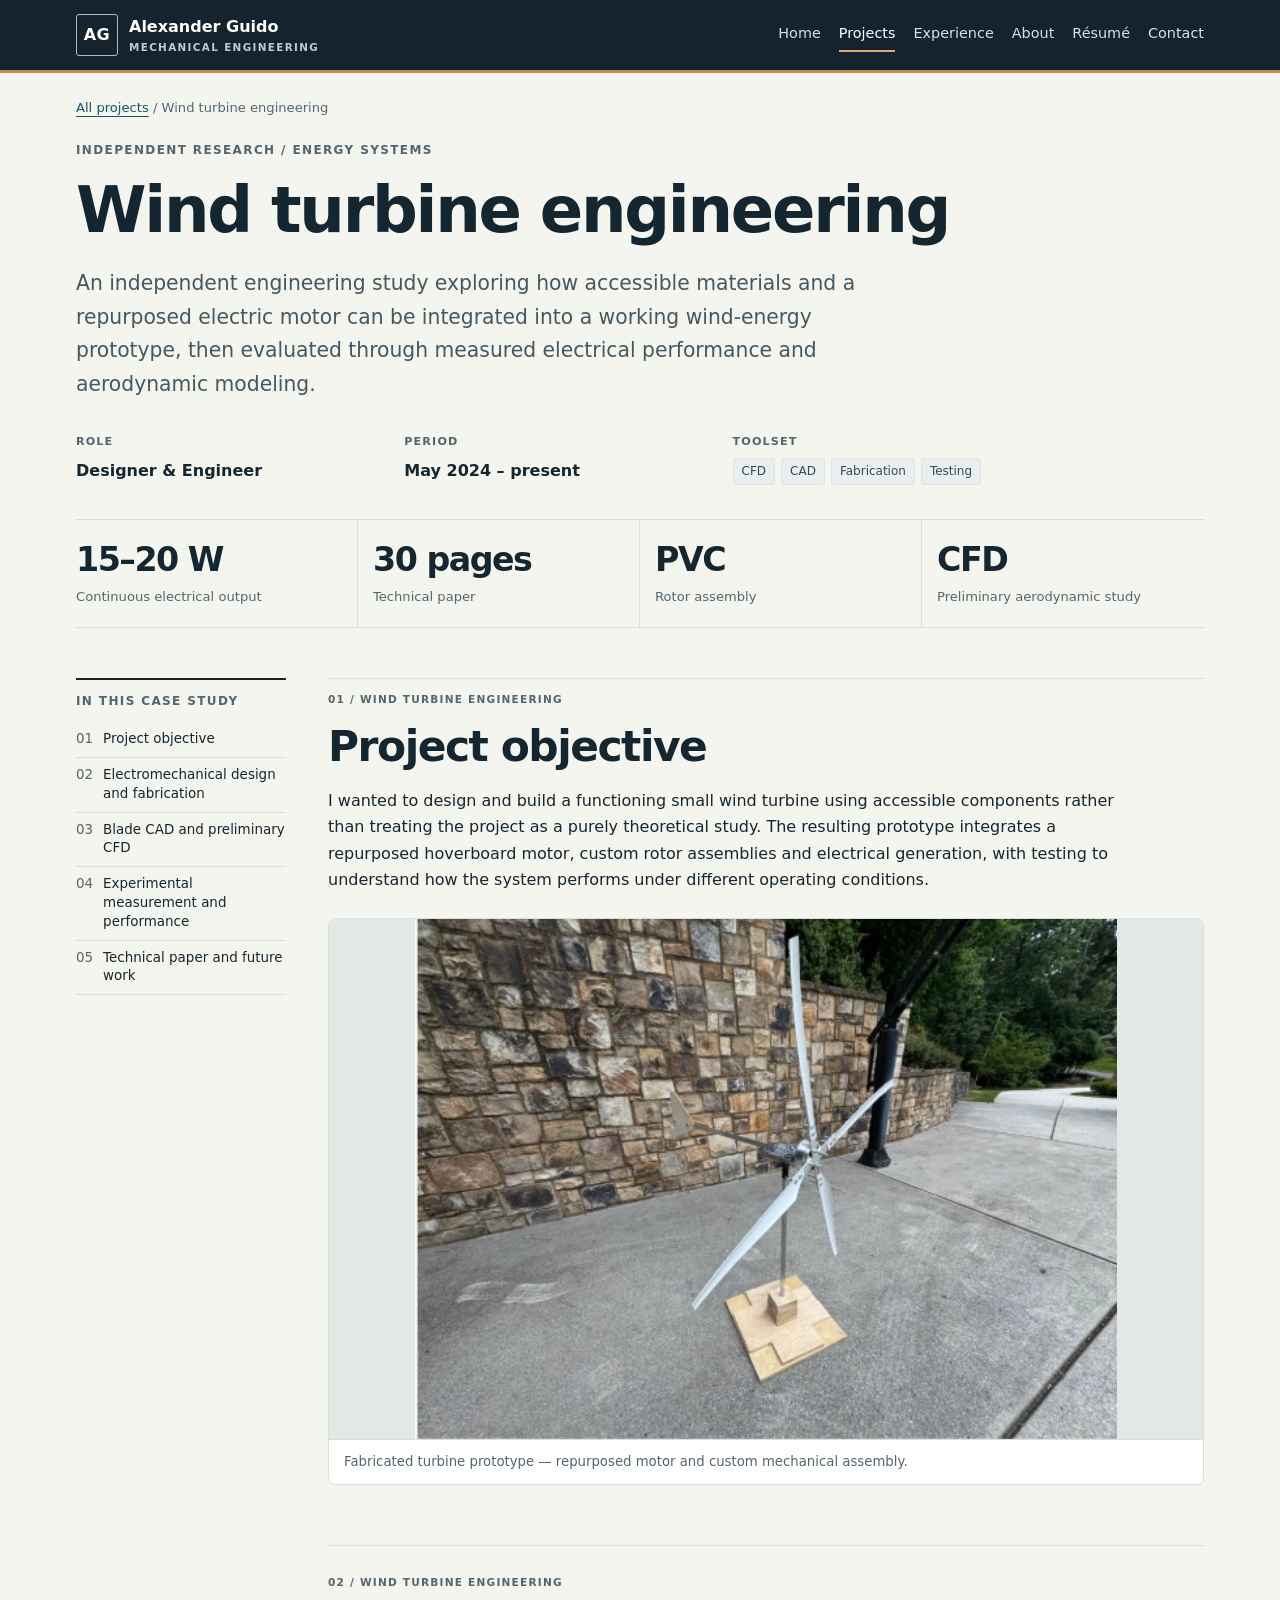
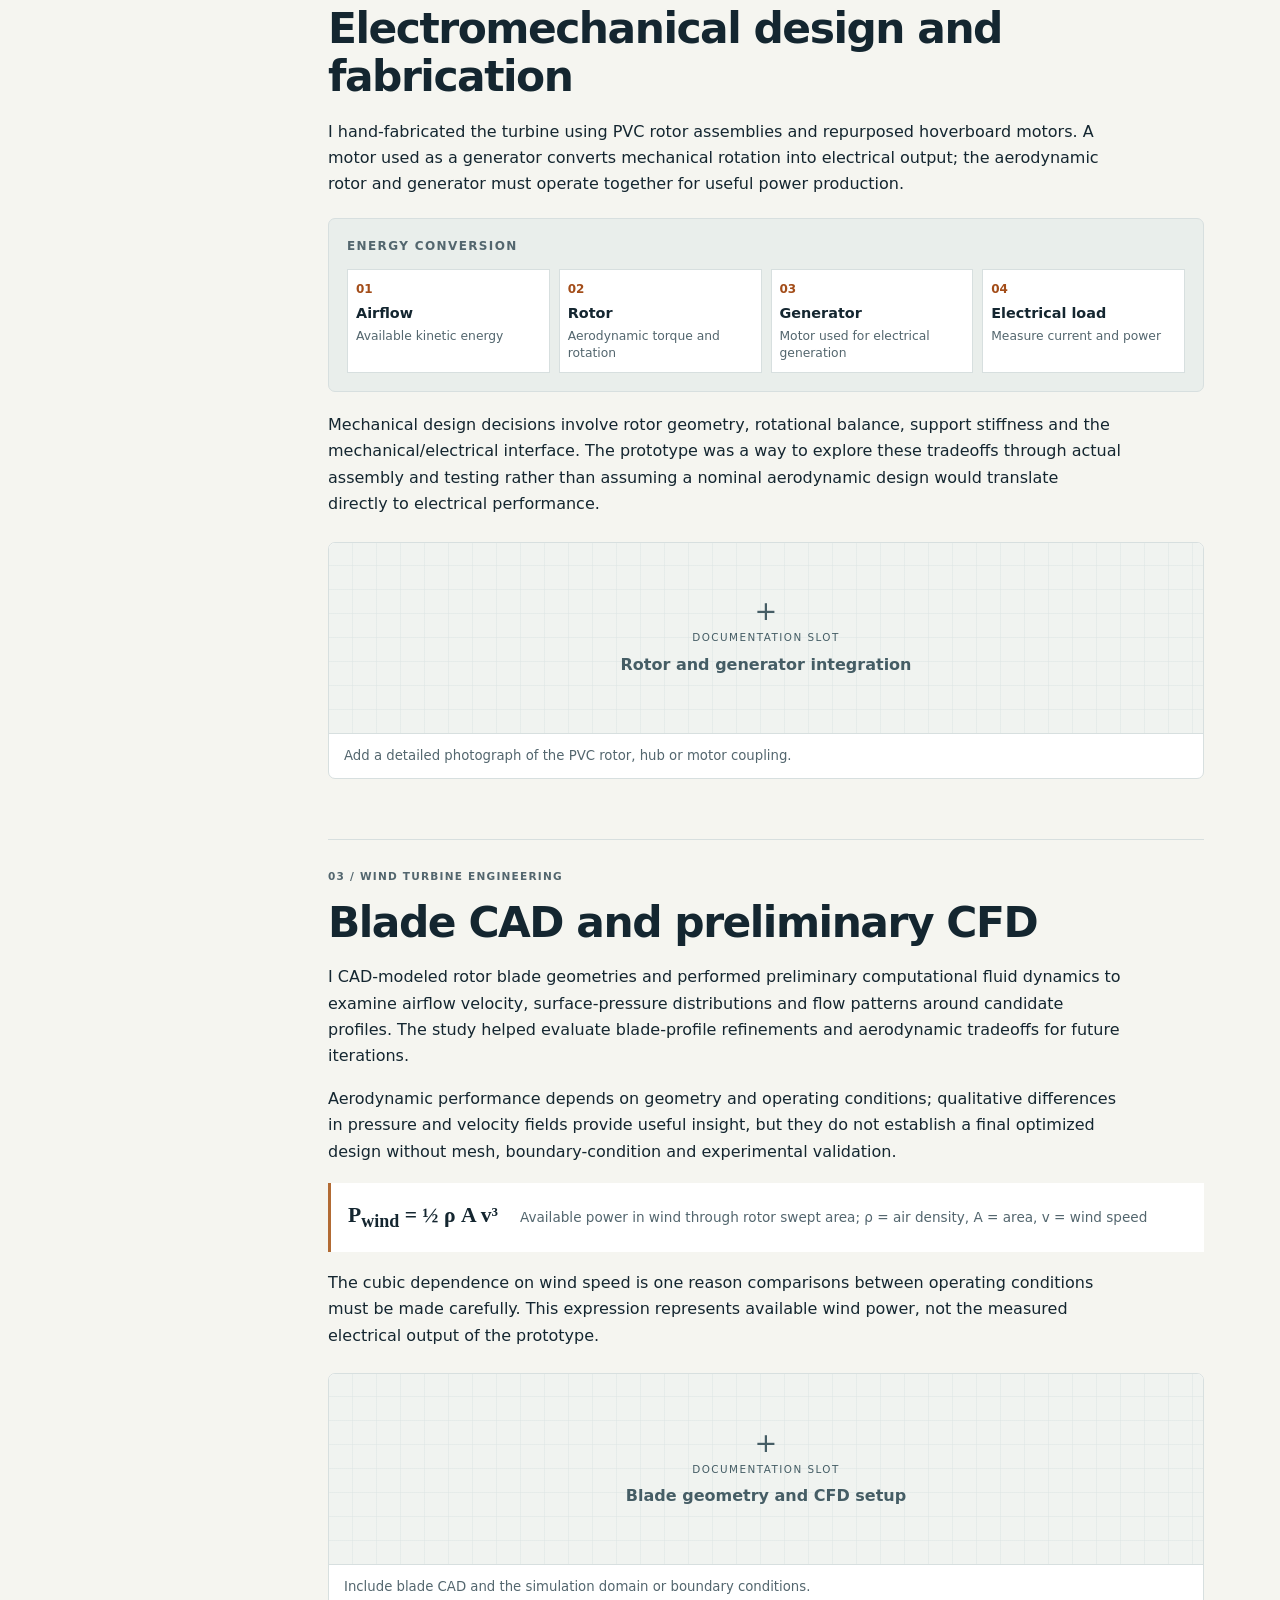
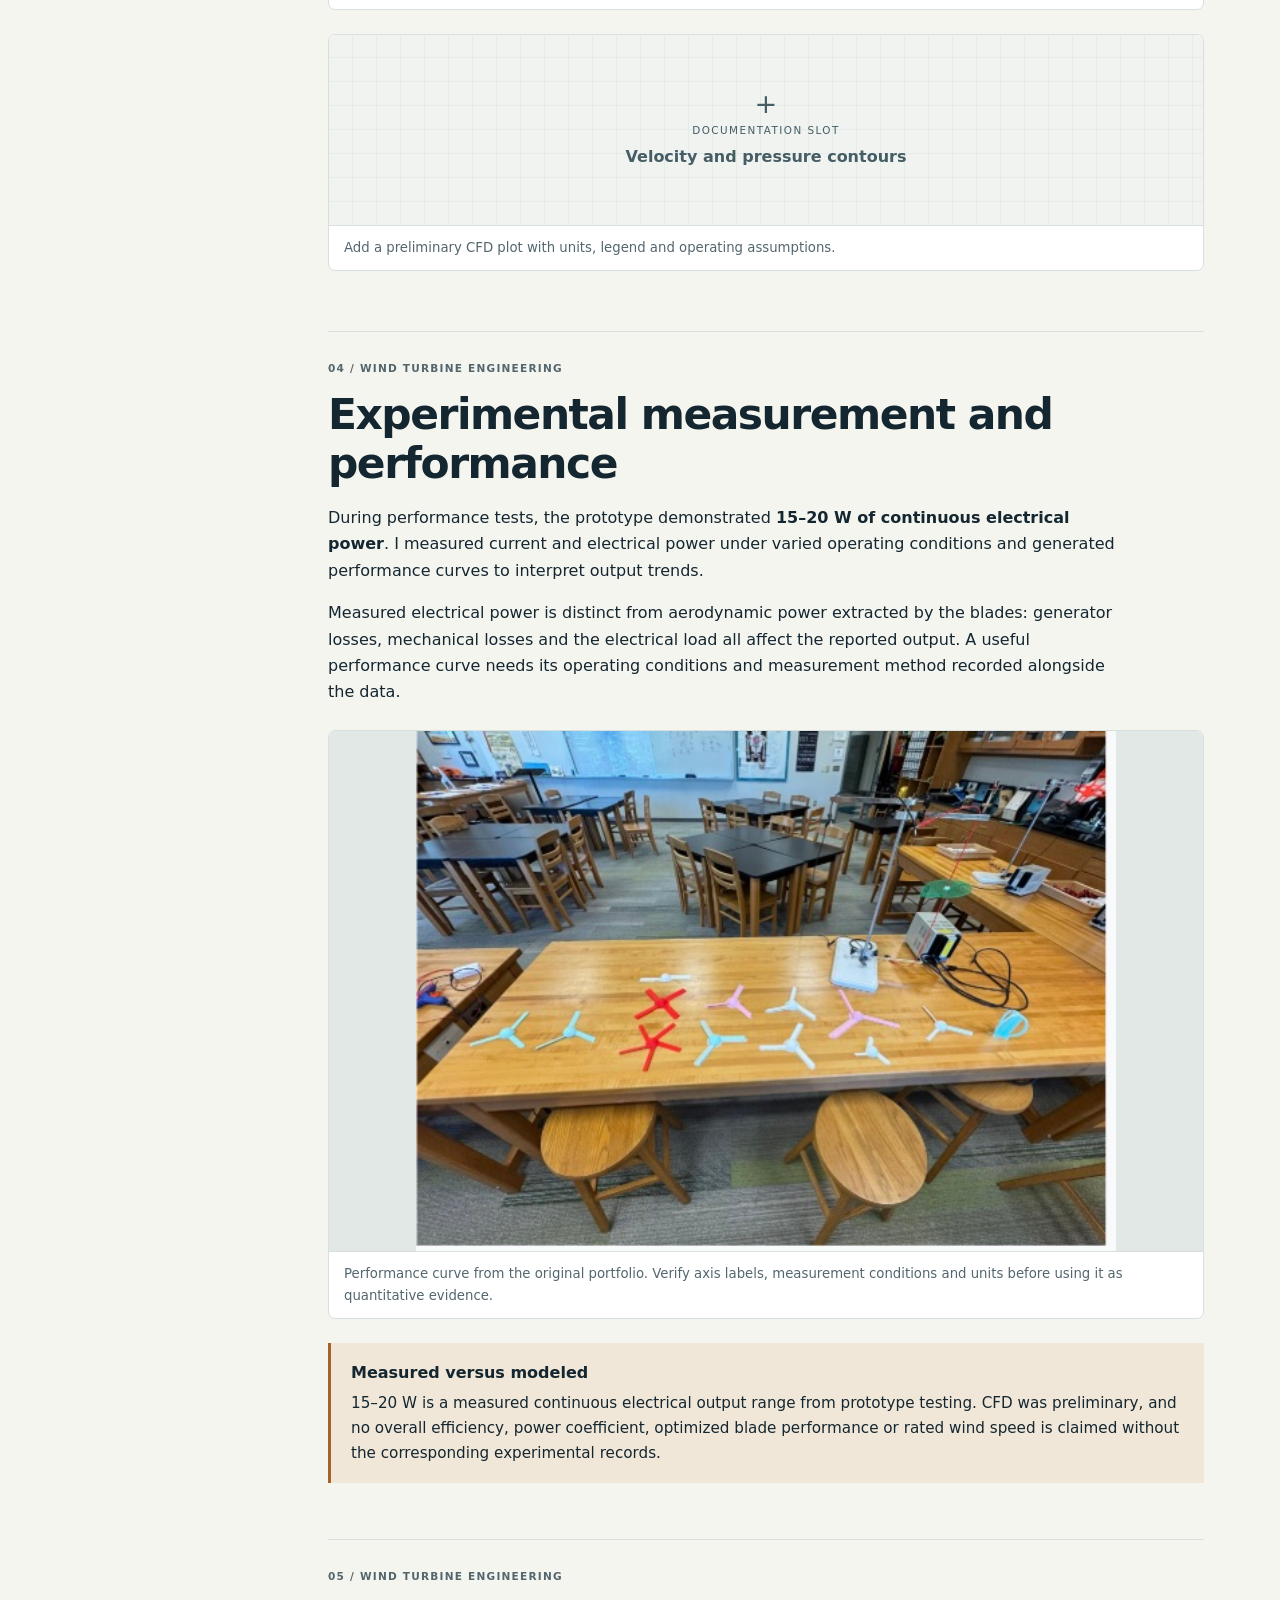
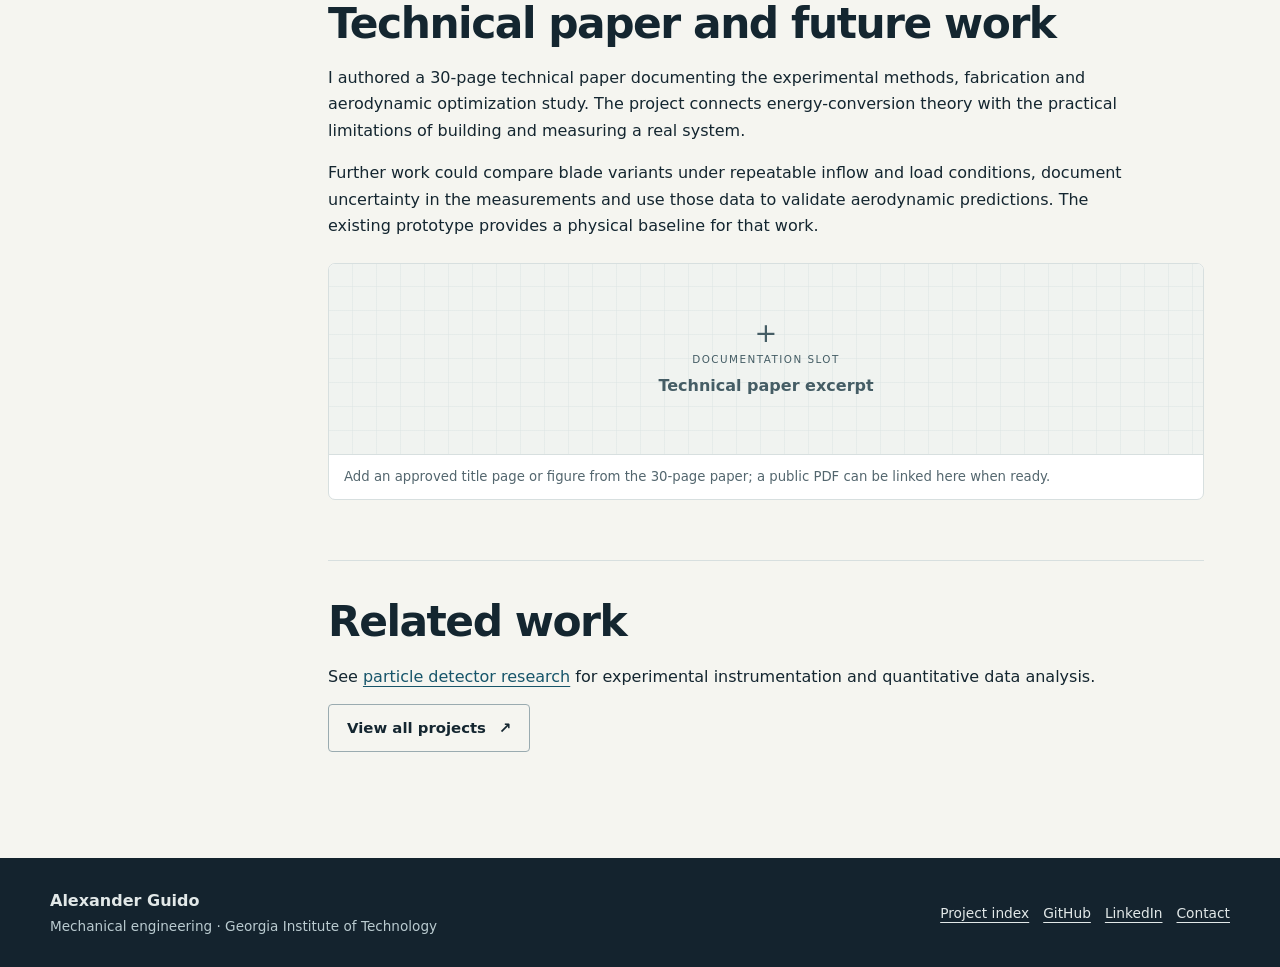
<file: wind-turbine.html>
<!doctype html>
<html lang="en"><head><meta charset="utf-8"><meta name="viewport" content="width=device-width,initial-scale=1"><meta name="description" content="Hand-built hoverboard-motor turbine with PVC rotor assembly, preliminary blade CFD and measured continuous output of 15–20 W."><meta name="theme-color" content="#111c27"><title>Wind turbine engineering | Alexander Guido</title><link rel="stylesheet" href="styles.css"></head>
<body><a class="skip" href="#main">Skip to content</a><header class="header"><div class="nav-wrap"><a class="brand" href="index.html"><span class="monogram" aria-hidden="true">AG</span><span>Alexander Guido<small>MECHANICAL ENGINEERING</small></span></a><nav aria-label="Main navigation"><a href="index.html">Home</a><a href="projects.html" aria-current="page">Projects</a><a href="experience.html">Experience</a><a href="about.html">About</a><a href="resume.html">Résumé</a><a href="contact.html">Contact</a></nav></div></header>
<main id="main" class="wrap"><div class="breadcrumb"><a href="projects.html">All projects</a> / Wind turbine engineering</div><section class="page-intro"><p class="eyebrow">Independent research / energy systems</p><h1>Wind turbine engineering</h1><p class="lead">An independent engineering study exploring how accessible materials and a repurposed electric motor can be integrated into a working wind-energy prototype, then evaluated through measured electrical performance and aerodynamic modeling.</p></section><div class="case-meta"><div><small>ROLE</small><strong>Designer & Engineer</strong></div><div><small>PERIOD</small><strong>May 2024 – present</strong></div><div><small>TOOLSET</small><div class="tags"><span>CFD</span><span>CAD</span><span>Fabrication</span><span>Testing</span></div></div></div><div class="metrics"><div><strong>15–20 W</strong><span>Continuous electrical output</span></div><div><strong>30 pages</strong><span>Technical paper</span></div><div><strong>PVC</strong><span>Rotor assembly</span></div><div><strong>CFD</strong><span>Preliminary aerodynamic study</span></div></div><div class="case-layout"><aside class="contents"><p class="eyebrow">In this case study</p><a href="#s1">01 <span>Project objective</span></a><a href="#s2">02 <span>Electromechanical design and fabrication</span></a><a href="#s3">03 <span>Blade CAD and preliminary CFD</span></a><a href="#s4">04 <span>Experimental measurement and performance</span></a><a href="#s5">05 <span>Technical paper and future work</span></a></aside><article class="case-content"><section class="case-section" id="s1"><p class="section-index">01 / Wind turbine engineering</p><h2>Project objective</h2><p>I wanted to design and build a functioning small wind turbine using accessible components rather than treating the project as a purely theoretical study. The resulting prototype integrates a repurposed hoverboard motor, custom rotor assemblies and electrical generation, with testing to understand how the system performs under different operating conditions.</p><figure class="media"><div class="image-frame"><img src="assets/turbine-prototype.jpg" alt="Existing wind turbine prototype photograph" loading="lazy" decoding="async"></div><figcaption>Fabricated turbine prototype — repurposed motor and custom mechanical assembly.</figcaption></figure></section><section class="case-section" id="s2"><p class="section-index">02 / Wind turbine engineering</p><h2>Electromechanical design and fabrication</h2><p>I hand-fabricated the turbine using PVC rotor assemblies and repurposed hoverboard motors. A motor used as a generator converts mechanical rotation into electrical output; the aerodynamic rotor and generator must operate together for useful power production.</p><div class="diagram" role="group" aria-label="Energy conversion"><p class="eyebrow">Energy conversion</p><ol><li><span class="step-no">01</span><strong>Airflow</strong><small>Available kinetic energy</small></li><li><span class="step-no">02</span><strong>Rotor</strong><small>Aerodynamic torque and rotation</small></li><li><span class="step-no">03</span><strong>Generator</strong><small>Motor used for electrical generation</small></li><li><span class="step-no">04</span><strong>Electrical load</strong><small>Measure current and power</small></li></ol></div><p>Mechanical design decisions involve rotor geometry, rotational balance, support stiffness and the mechanical/electrical interface. The prototype was a way to explore these tradeoffs through actual assembly and testing rather than assuming a nominal aerodynamic design would translate directly to electrical performance.</p><figure class="media"><div class="image-frame placeholder" data-asset="turbine-rotor-detail.jpg"><span class="crosshair" aria-hidden="true">+</span><small>DOCUMENTATION SLOT</small><strong>Rotor and generator integration</strong></div><figcaption>Add a detailed photograph of the PVC rotor, hub or motor coupling.</figcaption></figure></section><section class="case-section" id="s3"><p class="section-index">03 / Wind turbine engineering</p><h2>Blade CAD and preliminary CFD</h2><p>I CAD-modeled rotor blade geometries and performed preliminary computational fluid dynamics to examine airflow velocity, surface-pressure distributions and flow patterns around candidate profiles. The study helped evaluate blade-profile refinements and aerodynamic tradeoffs for future iterations.</p><p>Aerodynamic performance depends on geometry and operating conditions; qualitative differences in pressure and velocity fields provide useful insight, but they do not establish a final optimized design without mesh, boundary-condition and experimental validation.</p><div class="equation"><strong>P<sub>wind</sub> = ½ ρ A v³</strong><span>Available power in wind through rotor swept area; ρ = air density, A = area, v = wind speed</span></div><p>The cubic dependence on wind speed is one reason comparisons between operating conditions must be made carefully. This expression represents available wind power, not the measured electrical output of the prototype.</p><figure class="media"><div class="image-frame placeholder" data-asset="turbine-blade-cad.png"><span class="crosshair" aria-hidden="true">+</span><small>DOCUMENTATION SLOT</small><strong>Blade geometry and CFD setup</strong></div><figcaption>Include blade CAD and the simulation domain or boundary conditions.</figcaption></figure><figure class="media"><div class="image-frame placeholder" data-asset="turbine-cfd.png"><span class="crosshair" aria-hidden="true">+</span><small>DOCUMENTATION SLOT</small><strong>Velocity and pressure contours</strong></div><figcaption>Add a preliminary CFD plot with units, legend and operating assumptions.</figcaption></figure></section><section class="case-section" id="s4"><p class="section-index">04 / Wind turbine engineering</p><h2>Experimental measurement and performance</h2><p>During performance tests, the prototype demonstrated <strong>15–20 W of continuous electrical power</strong>. I measured current and electrical power under varied operating conditions and generated performance curves to interpret output trends.</p><p>Measured electrical power is distinct from aerodynamic power extracted by the blades: generator losses, mechanical losses and the electrical load all affect the reported output. A useful performance curve needs its operating conditions and measurement method recorded alongside the data.</p><figure class="media"><div class="image-frame"><img src="assets/turbine-curves.jpg" alt="Existing turbine performance curve image" loading="lazy" decoding="async"></div><figcaption>Performance curve from the original portfolio. Verify axis labels, measurement conditions and units before using it as quantitative evidence.</figcaption></figure><div class="callout"><strong>Measured versus modeled</strong><p>15–20 W is a measured continuous electrical output range from prototype testing. CFD was preliminary, and no overall efficiency, power coefficient, optimized blade performance or rated wind speed is claimed without the corresponding experimental records.</p></div></section><section class="case-section" id="s5"><p class="section-index">05 / Wind turbine engineering</p><h2>Technical paper and future work</h2><p>I authored a 30-page technical paper documenting the experimental methods, fabrication and aerodynamic optimization study. The project connects energy-conversion theory with the practical limitations of building and measuring a real system.</p><p>Further work could compare blade variants under repeatable inflow and load conditions, document uncertainty in the measurements and use those data to validate aerodynamic predictions. The existing prototype provides a physical baseline for that work.</p><figure class="media"><div class="image-frame placeholder" data-asset="turbine-paper.png"><span class="crosshair" aria-hidden="true">+</span><small>DOCUMENTATION SLOT</small><strong>Technical paper excerpt</strong></div><figcaption>Add an approved title page or figure from the 30-page paper; a public PDF can be linked here when ready.</figcaption></figure></section><section class="case-section"><h2>Related work</h2><p>See <a href='gsu.html'>particle detector research</a> for experimental instrumentation and quantitative data analysis.</p><a class="button secondary" href="projects.html">View all projects <span aria-hidden="true">↗</span></a></section></article></div></main><footer><div class="footer-inner"><div><strong>Alexander Guido</strong><p>Mechanical engineering · Georgia Institute of Technology</p></div><div class="footer-links"><a href="projects.html">Project index</a><a href="https://github.com/aguido8">GitHub</a><a href="https://linkedin.com/in/alexander-guido">LinkedIn</a><a href="contact.html">Contact</a></div></div></footer></body></html>
</file>
<file: styles.css>
/* Shared design system. No dependencies or external fonts. */
:root{color-scheme:light;--ink:#142630;--muted:#53666e;--paper:#f5f5f0;--white:#fff;--line:#d7dfdf;--navy:#14232e;--accent:#a34d19;--accent-light:#f1e4d5;--max:1180px;--radius:7px}
*{box-sizing:border-box}html{scroll-behavior:smooth;scroll-padding-top:110px}body{margin:0;background:var(--paper);color:var(--ink);font:16px/1.65 system-ui,-apple-system,BlinkMacSystemFont,"Segoe UI",sans-serif}a{color:#17556a;text-underline-offset:4px}a:hover{color:var(--accent)}a:focus-visible,button:focus-visible{outline:3px solid #b8662c;outline-offset:4px}img{display:block;max-width:100%}h1,h2,h3,p,figure{margin:0}h1,h2,h3{line-height:1.14;letter-spacing:-.035em}h1{font-size:clamp(2.6rem,6vw,5.6rem);font-weight:750;max-width:19ch}h2{font-size:clamp(1.65rem,3.4vw,2.65rem)}h3{font-size:1.15rem}p+p{margin-top:1em}strong{font-weight:700}.skip{position:absolute;left:1rem;top:-100px;background:white;padding:.6rem;z-index:20}.skip:focus{top:1rem}.header{background:var(--navy);color:white;position:sticky;top:0;z-index:10;border-bottom:3px solid #c58b55}.nav-wrap{max-width:var(--max);margin:auto;display:flex;align-items:center;justify-content:space-between;gap:1rem;padding:14px 26px}.brand{display:flex;align-items:center;gap:11px;text-decoration:none;font-weight:700;color:white;line-height:1.2;white-space:nowrap}.brand:hover{color:#f1c99d}.brand small{display:block;margin-top:5px;font-size:.65rem;letter-spacing:.13em;color:#bdcbd0}.monogram{font-size:1rem;display:grid;place-items:center;width:42px;height:42px;border:1px solid #aabdc6;border-radius:3px;font-weight:650;letter-spacing:.03em}.header nav{display:flex;flex-wrap:wrap;gap:6px 18px}.header nav a{font-size:.9rem;color:#d7e1e4;text-decoration:none;padding:4px 0;border-bottom:2px solid transparent}.header nav a:hover,.header nav a[aria-current=page]{color:white;border-bottom-color:#e1aa70}.wrap{max-width:var(--max);padding:0 26px 70px;margin:auto}.eyebrow,.section-index,.card-kicker,.photo-label{font-size:.75rem;font-weight:700;text-transform:uppercase;letter-spacing:.115em;color:var(--muted)}.hero{display:grid;grid-template-columns:1.55fr 1fr;gap:6%;align-items:center;padding:75px 0 50px}.hero h1,.page-intro h1{margin:14px 0 20px}.hero h1 em{font-style:normal;color:var(--accent)}.lead{font-size:clamp(1.05rem,1.8vw,1.27rem);color:#435861;max-width:65ch;line-height:1.65}.hero .lead+p{max-width:62ch}.actions{display:flex;flex-wrap:wrap;gap:12px;margin-top:28px}.button{display:inline-flex;align-items:center;gap:13px;padding:11px 18px;background:var(--navy);border:1px solid var(--navy);border-radius:4px;color:white;text-decoration:none;font-weight:650;font-size:.93rem}.button:hover{background:#244657;color:white}.button.secondary{color:var(--ink);background:transparent;border-color:#9aabb0}.button.secondary:hover{background:#e4eceb;color:var(--ink)}.text-link{display:inline-flex;align-items:center;gap:9px;color:#235567;font-weight:700;text-decoration:none;border-bottom:1px solid #a3b6bc;padding-bottom:2px;width:fit-content}.hero-photo{padding:8px;background:#fff;border:1px solid var(--line);box-shadow:8px 8px 0 #d9e1df}.hero-photo img{width:100%;aspect-ratio:4/4.2;object-fit:cover;object-position:center 36%}.photo-label{display:flex;justify-content:space-between;flex-wrap:wrap;gap:6px;padding:9px 5px 3px;font-size:.65rem}.metrics{display:grid;grid-template-columns:repeat(4,1fr);border-block:1px solid var(--line);margin:12px 0 50px}.metrics>div{padding:20px 15px;border-right:1px solid var(--line)}.metrics>div:first-child{padding-left:0}.metrics>div:last-child{border-right:0}.metrics strong{display:block;font-size:clamp(1.25rem,2.6vw,2.15rem);letter-spacing:-.045em;color:var(--ink);line-height:1.2}.metrics span{display:block;margin-top:6px;font-size:.82rem;color:var(--muted)}.section{padding:35px 0 25px;border-top:1px solid var(--line);margin-top:30px}.section-head{display:flex;align-items:end;justify-content:space-between;gap:16px;margin-bottom:24px}.section-head h2,.split h2{margin-top:7px}.section>h2,.split p,.section>p{margin-bottom:12px}.project-grid{display:grid;grid-template-columns:repeat(2,minmax(0,1fr));gap:20px}.project-card{background:var(--white);border:1px solid var(--line);border-radius:var(--radius);overflow:hidden;display:flex;flex-direction:column}.card-image{display:block;overflow:hidden;background:#dce5e4}.card-image img{width:100%;aspect-ratio:16/9;object-fit:cover;transition:transform .25s}.card-image:hover img{transform:scale(1.025)}.card-body{padding:23px;display:flex;flex-direction:column;gap:12px;flex:1}.card-kicker{display:flex;justify-content:space-between;gap:8px;flex-wrap:wrap;font-size:.65rem}.card-body h2{font-size:1.65rem}.card-body h2 a{color:var(--ink);text-decoration:none}.card-body h2 a:hover{color:var(--accent)}.card-body p{color:var(--muted)}.card-body .text-link{margin-top:auto}.tags{display:flex;flex-wrap:wrap;gap:6px}.tags span{font-size:.75rem;line-height:1.4;padding:4px 8px;background:#e9efee;color:#334b54;border:1px solid #dce5e3;border-radius:3px}.card-placeholder{aspect-ratio:16/9;display:flex;flex-direction:column;align-items:center;justify-content:center;background:repeating-linear-gradient(0deg,transparent 0 23px,#ffffff0c 24px),repeating-linear-gradient(90deg,#132d3a 0 23px,#2c4a58 24px);color:#d2e3e8;gap:2px}.card-placeholder>span,.card-placeholder small{font-size:.7rem;letter-spacing:.13em;text-transform:uppercase}.card-placeholder svg{width:min(70%,280px);height:auto}.split{display:grid;grid-template-columns:1fr 1fr;gap:32px;align-items:start}.compact-grid,.detail-grid{display:grid;grid-template-columns:repeat(3,minmax(0,1fr));gap:12px}.compact{display:block;padding:20px;background:white;border:1px solid var(--line);text-decoration:none;color:var(--ink);border-radius:var(--radius)}.compact small{color:var(--muted);font-size:.75rem}.compact h3{margin:8px 0}.compact p{color:var(--muted);font-size:.93rem}.page-intro{padding:55px 0 32px}.page-intro h1{font-size:clamp(2.4rem,5vw,4.6rem);max-width:20ch}.breadcrumb{padding-top:24px;font-size:.82rem;color:var(--muted)}.breadcrumb+.page-intro{padding-top:22px}.case-meta{display:grid;grid-template-columns:1fr 1fr 1.5fr;gap:14px;padding:0 0 22px}.case-meta small{display:block;color:var(--muted);font-size:.7rem;font-weight:700;letter-spacing:.1em;margin-bottom:6px}.case-meta strong{display:block}.case-layout{display:grid;grid-template-columns:210px minmax(0,1fr);gap:42px}.contents{position:sticky;top:100px;align-self:start;border-top:2px solid var(--ink);padding-top:12px}.contents a{display:flex;gap:10px;font-size:.84rem;text-decoration:none;padding:8px 0;border-bottom:1px solid var(--line);line-height:1.4;color:var(--muted)}.contents a span{color:var(--ink)}.contents .eyebrow{margin-bottom:10px}.case-content{min-width:0;max-width:880px}.case-section{padding:28px 0 36px;border-top:1px solid var(--line);scroll-margin-top:90px}.case-section:first-child{padding-top:12px}.case-section h2{margin:9px 0 17px}.case-section>p{max-width:78ch;margin-bottom:14px}.section-index{font-size:.66rem}.media{margin:24px 0;background:white;border:1px solid var(--line);border-radius:var(--radius);overflow:hidden}.image-frame{display:flex;align-items:center;justify-content:center;background:#e1e8e6;min-height:150px}.image-frame img{width:100%;max-height:520px;object-fit:contain}.media figcaption{padding:11px 15px;font-size:.83rem;color:var(--muted);border-top:1px solid var(--line)}.placeholder{min-height:190px;display:flex;flex-direction:column;gap:5px;text-align:center;padding:24px;background:repeating-linear-gradient(0deg,transparent 0 23px,#dbe4e3 24px),repeating-linear-gradient(90deg,#f0f3f0 0 23px,#dbe4e3 24px);color:#455d65}.placeholder .crosshair{font-size:1.7rem;line-height:1}.placeholder small{font-size:.65rem;letter-spacing:.14em}.placeholder strong{font-size:1rem}.detail-grid{grid-template-columns:repeat(2,minmax(0,1fr));margin:20px 0}.detail-grid>div{background:white;border:1px solid var(--line);padding:16px;border-radius:4px}.detail-grid h3{margin-bottom:7px}.detail-grid p{font-size:.94rem;color:var(--muted)}.diagram{background:#e9eeeb;border:1px solid var(--line);padding:18px;margin:20px 0;border-radius:var(--radius)}.split .diagram{margin:0}.diagram ol{list-style:none;padding:0;margin:12px 0 0;display:grid;grid-template-columns:repeat(4,minmax(0,1fr));gap:9px}.diagram li{position:relative;background:white;border:1px solid var(--line);padding:10px 8px;min-width:0}.diagram .step-no{display:block;color:var(--accent);font-size:.75rem;font-weight:700}.diagram strong,.diagram small{display:block;overflow-wrap:anywhere;line-height:1.4}.diagram strong{font-size:.9rem;margin:4px 0}.diagram small{font-size:.77rem;color:var(--muted)}.equation{display:flex;flex-wrap:wrap;align-items:center;gap:8px 22px;padding:15px 17px;background:white;border-left:3px solid #b26b34;margin:18px 0}.equation strong{font-family:Georgia,serif;font-size:1.35rem;white-space:nowrap}.equation span{color:var(--muted);font-size:.85rem}.table-scroll{overflow-x:auto;margin:20px 0}table{width:100%;border-collapse:collapse;background:white;font-size:.9rem}th,td{padding:11px 12px;border:1px solid var(--line);text-align:left;vertical-align:top}th{background:#e7eeeb;font-weight:700}.callout{padding:17px 20px;background:#f0e7d9;border-left:3px solid #a76129;margin:20px 0}.callout p{font-size:.95rem;margin-top:5px}.technical-svg{padding:15px;background:#f7f9f8}.technical-svg svg{display:block;width:100%;height:auto}.timeline{display:grid;gap:12px}.timeline-item{display:grid;grid-template-columns:170px 1fr;gap:22px;background:white;border:1px solid var(--line);padding:22px;border-radius:var(--radius)}.timeline-item small{color:var(--muted);font-weight:650}.timeline-item h2{font-size:1.5rem;margin-bottom:4px}.timeline-item h3{font-size:1rem;color:var(--muted);margin-bottom:8px}.timeline-item p{margin-bottom:10px}.prose{max-width:790px}.prose h2{margin:28px 0 12px}.prose p{margin-bottom:14px}.resume{background:white;border:1px solid var(--line);padding:32px;max-width:900px;margin:auto}.resume h2{font-size:1.3rem;border-bottom:1px solid var(--line);padding-bottom:6px;margin:22px 0 10px}.resume h3{font-size:1rem;margin:12px 0 4px}.resume ul{padding-left:20px;margin:5px 0 10px}.resume small{color:var(--muted)}.resume .resume-title{font-size:2.1rem}.contact-grid{display:grid;grid-template-columns:repeat(2,minmax(0,1fr));gap:15px}.contact-grid .compact{overflow-wrap:anywhere}footer{background:var(--navy);color:#e2e8e8;padding:30px 26px}.footer-inner{max-width:var(--max);margin:auto;display:flex;justify-content:space-between;gap:25px;flex-wrap:wrap}.footer-inner p{font-size:.85rem;color:#bacbd0}.footer-links{display:flex;flex-wrap:wrap;gap:14px;align-items:center}.footer-links a{color:#e2e8e8;font-size:.86rem}.footer-links a:hover{color:#f1c99d}
@media(max-width:800px){.header{position:relative}.nav-wrap{flex-direction:column;align-items:flex-start;gap:12px}.hero{padding-top:35px;grid-template-columns:1fr 1fr;gap:22px}.case-layout{grid-template-columns:1fr;gap:12px}.contents{position:static;display:flex;flex-wrap:wrap;gap:6px 15px;padding:12px 0}.contents .eyebrow{width:100%;margin:0}.contents a{border:0;padding:3px 0}.case-section{scroll-margin-top:12px}.compact-grid{grid-template-columns:1fr 1fr}.split{grid-template-columns:1fr}.case-meta{grid-template-columns:1fr 1fr}.case-meta>div:last-child{grid-column:1/-1}.diagram ol{grid-template-columns:repeat(2,minmax(0,1fr))}html{scroll-padding-top:15px}}
@media(max-width:550px){.wrap,.nav-wrap{padding-left:17px;padding-right:17px}.header nav{gap:4px 14px}.header nav a{font-size:.84rem}.hero{grid-template-columns:1fr;padding:34px 0 30px}.hero-photo{max-width:300px}.hero-photo img{aspect-ratio:4/3}.project-grid,.compact-grid,.detail-grid,.contact-grid{grid-template-columns:1fr}.metrics{grid-template-columns:1fr 1fr;margin-bottom:32px}.metrics>div{padding:14px 8px}.metrics>div:nth-child(2){border-right:0}.metrics>div:nth-child(-n+2){border-bottom:1px solid var(--line)}.metrics>div:nth-child(3){padding-left:0}.section-head{align-items:flex-start;flex-direction:column}.card-body{padding:18px}.timeline-item{grid-template-columns:1fr;gap:6px;padding:17px}.resume{padding:18px}.page-intro{padding:35px 0 24px}.case-section{padding-bottom:24px}.photo-label{font-size:.6rem}}
@media(prefers-reduced-motion:reduce){html{scroll-behavior:auto}*{transition:none!important}}
@media print{.header,footer,.skip,.actions,.breadcrumb,.contents{display:none!important}body{background:white;font-size:10pt}.wrap{max-width:none;padding:0}.resume{border:0;padding:0}.page-intro{padding:0 0 12px}.resume h2{margin:10px 0 4px}.resume h3{margin:6px 0 3px}.resume ul{margin:2px 0 5px}a{color:inherit;text-decoration:none}.case-layout{display:block}.media,.detail-grid,.metrics{break-inside:avoid}.resume h3{break-after:avoid}}
</file>
